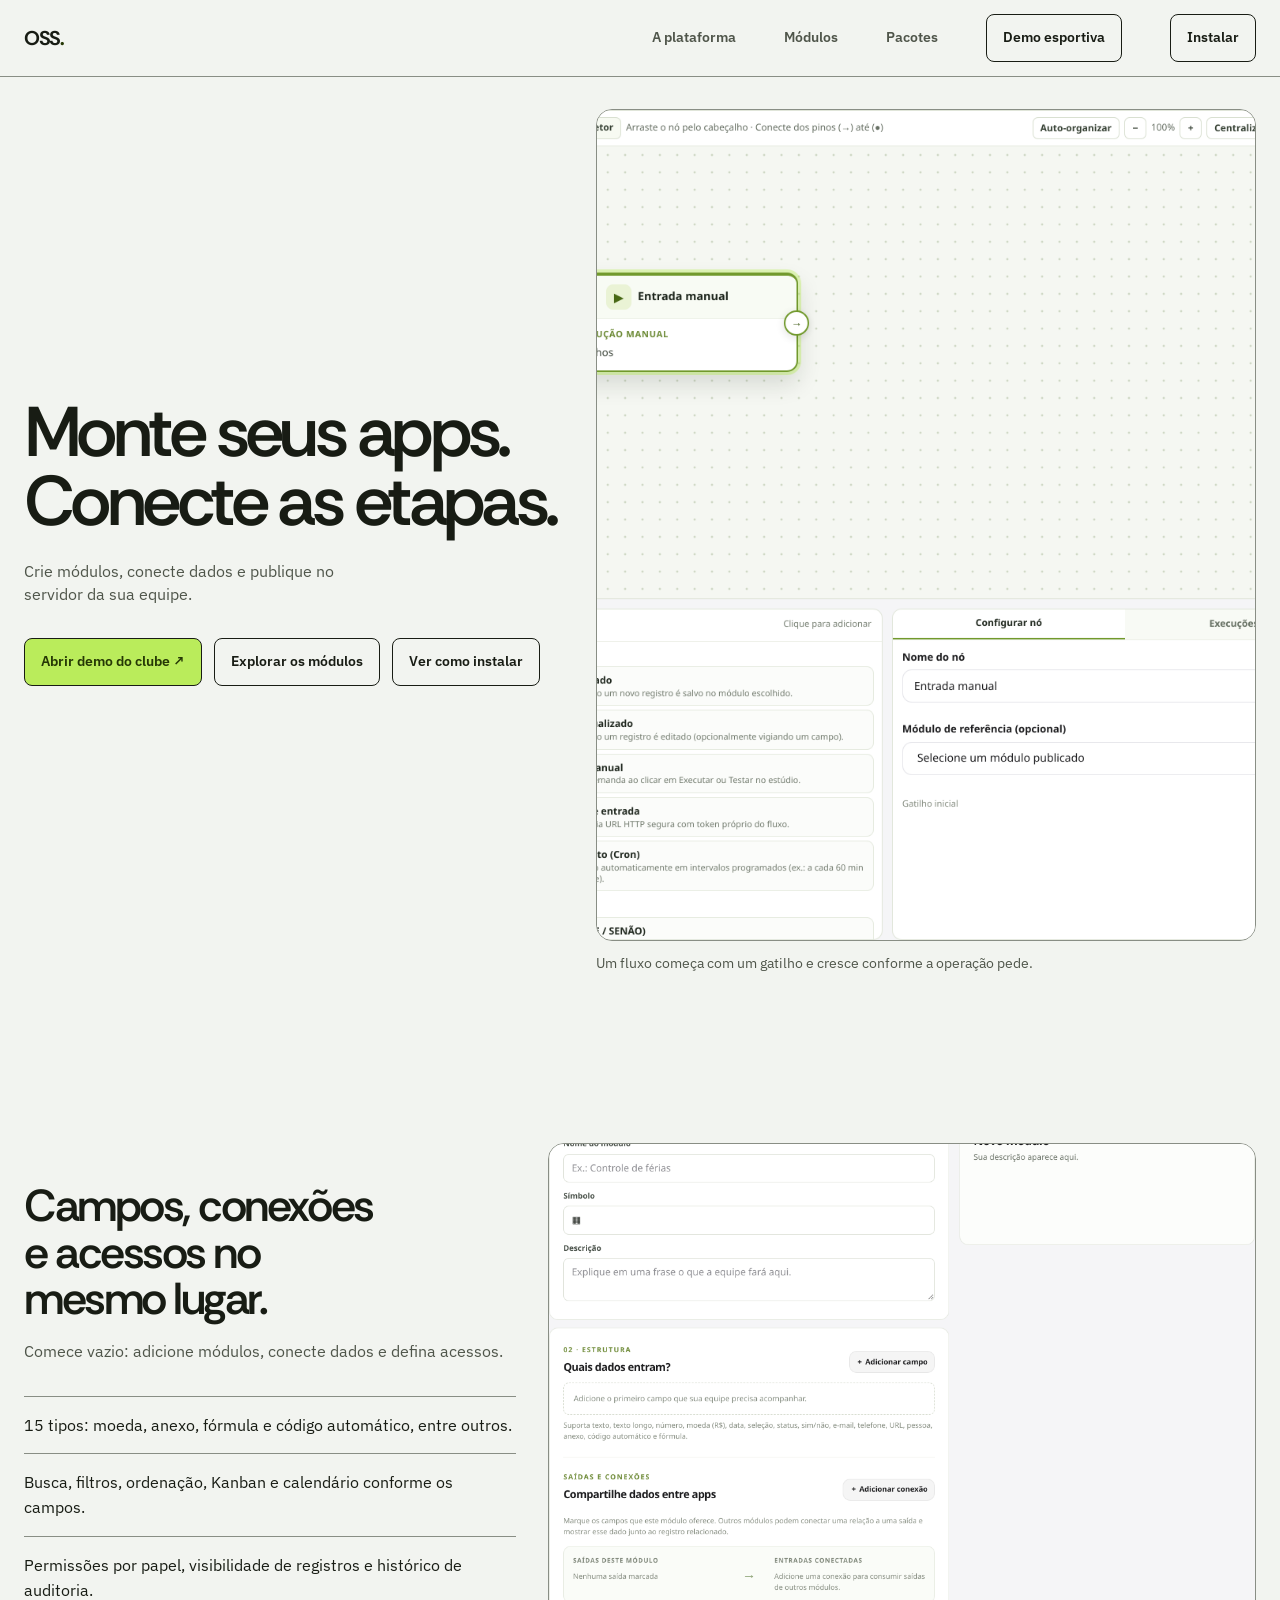
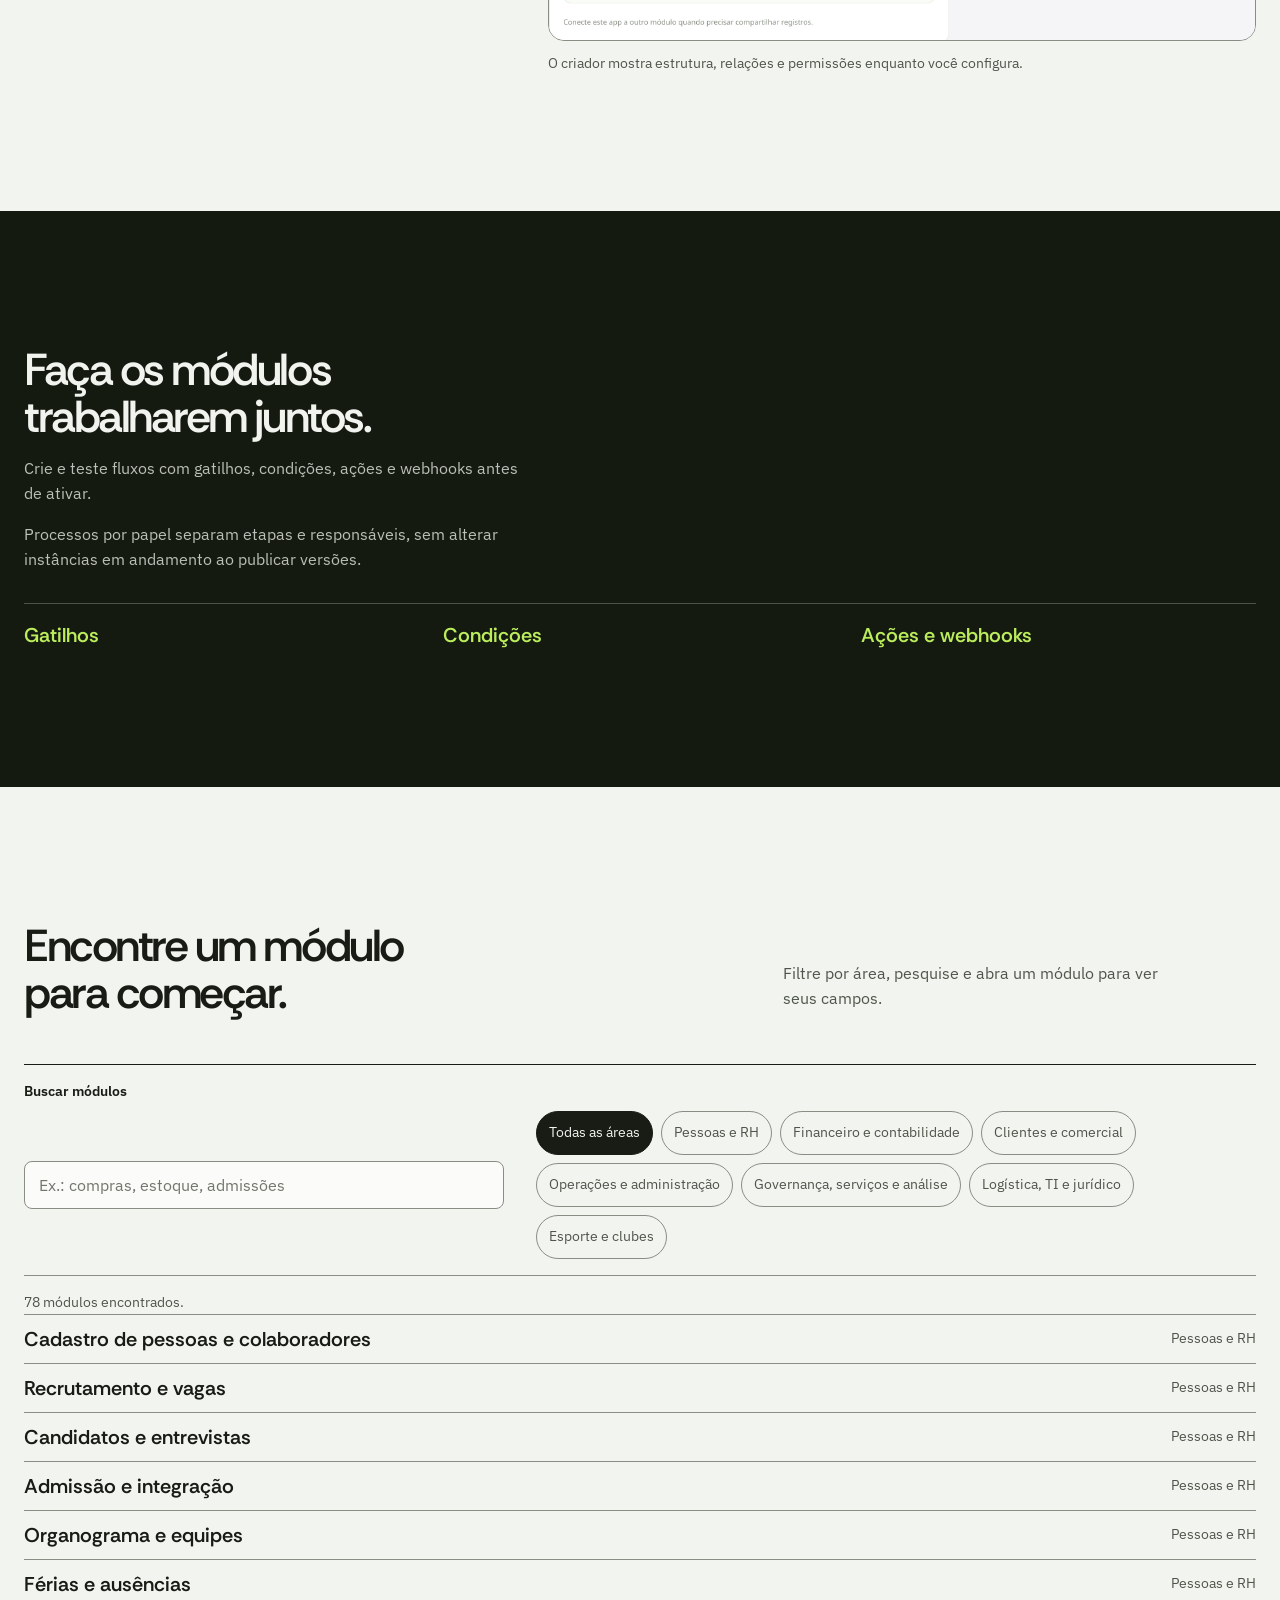
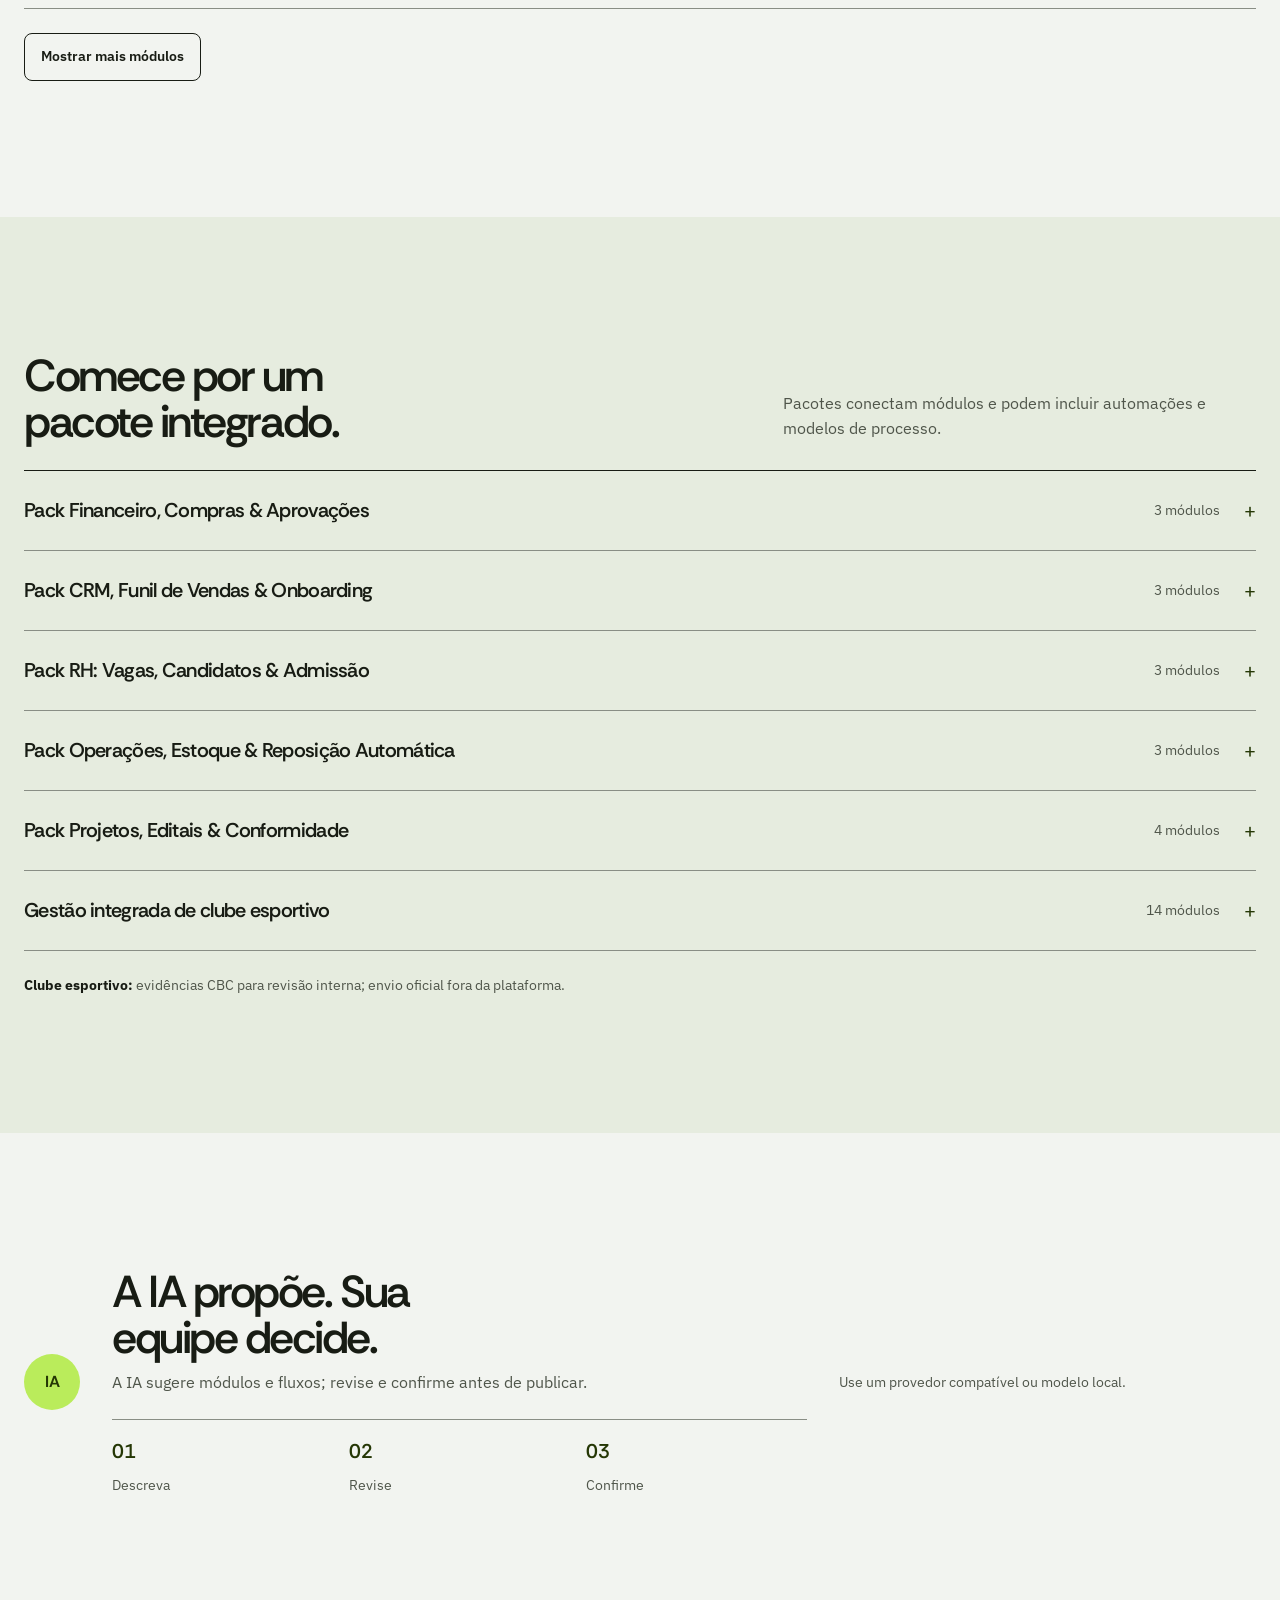
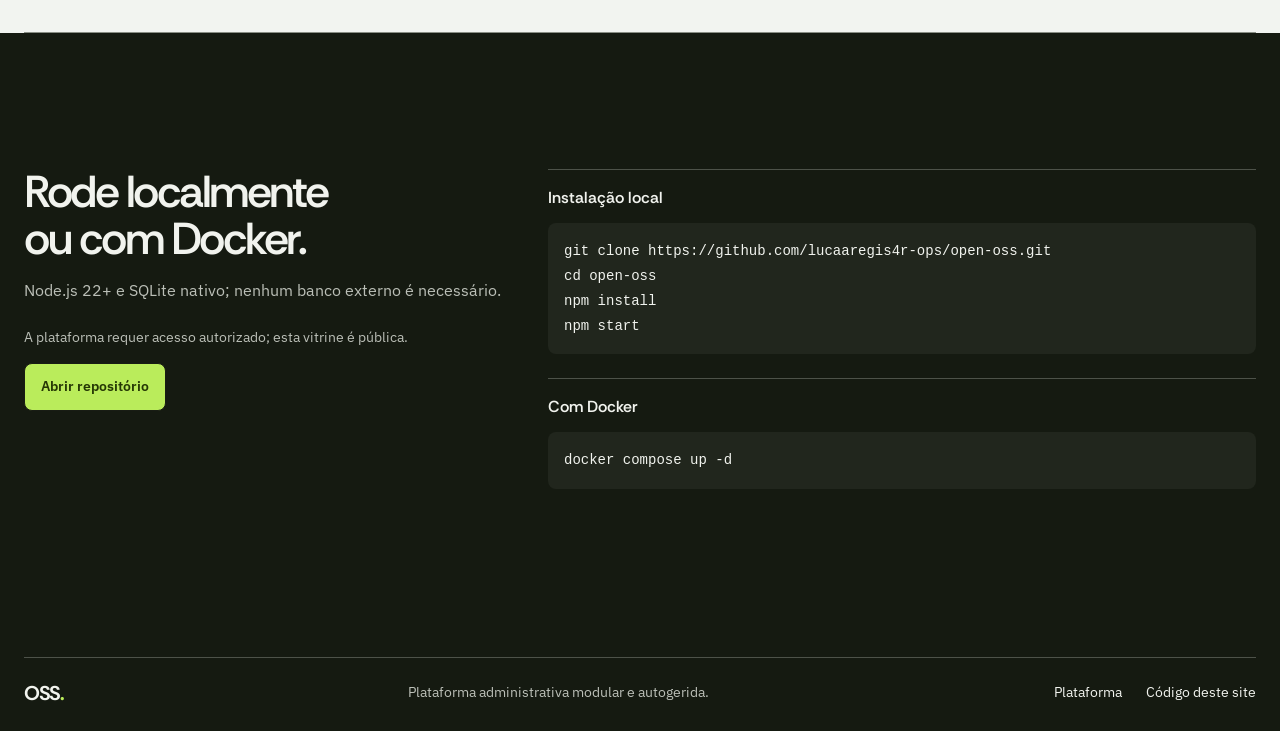
<file: site/index.html>
<!doctype html>
<html lang="pt-BR">
  <head>
    <meta charset="utf-8">
    <meta name="viewport" content="width=device-width, initial-scale=1">
    <meta name="description" content="Conheça o Open OSS: crie apps administrativos modulares, conecte processos e escolha onde hospedar seus dados.">
    <meta property="og:title" content="Open OSS: apps que conversam">
    <meta property="og:description" content="Crie módulos, conecte dados e publique no servidor da sua equipe.">
    <meta property="og:type" content="website">
    <meta property="og:url" content="https://lucaaregis4r-ops.github.io/open-oss-site/">
    <title>Open OSS: apps que conversam</title>
    <link rel="preconnect" href="https://fonts.googleapis.com">
    <link rel="preconnect" href="https://fonts.gstatic.com" crossorigin>
    <link href="https://fonts.googleapis.com/css2?family=IBM+Plex+Mono:wght@400&family=IBM+Plex+Sans:wght@400;600;700&family=Rethink+Sans:wght@400;600;700&display=swap" rel="stylesheet">
    <link rel="stylesheet" href="./styles.css">
    <script src="./app.js" defer></script>
  </head>
  <body>
    <a class="skip-link" href="#conteudo">Pular para o conteúdo</a>

    <header class="site-header">
      <div class="container header-inner">
        <a class="wordmark" href="#inicio" aria-label="Open OSS, início">
          OSS<span aria-hidden="true">.</span>
        </a>
        <button class="nav-toggle" type="button" aria-expanded="false" aria-controls="site-nav">
          <span class="visually-hidden">Abrir navegação</span>
          <span aria-hidden="true"></span>
          <span aria-hidden="true"></span>
        </button>
        <nav class="site-nav" id="site-nav" aria-label="Navegação principal">
          <a href="#produto">A plataforma</a>
          <a href="#modulos">Módulos</a>
          <a href="#pacotes">Pacotes</a>
          <a class="nav-action" href="./demo/">Demo esportiva</a>
          <a class="nav-action" href="#instalar">Instalar</a>
        </nav>
      </div>
    </header>

    <main id="conteudo">
      <section class="hero container" id="inicio" aria-labelledby="hero-title">
        <div class="hero-copy">
          <h1 id="hero-title">Monte seus apps. Conecte as etapas.</h1>
          <p class="hero-lead">Crie módulos, conecte dados e publique no servidor da sua equipe.</p>
          <div class="hero-actions">
            <a class="button button-primary" href="./demo/">Abrir demo do clube ↗</a>
            <a class="button button-quiet" href="#modulos">Explorar os módulos</a>
            <a class="button button-quiet" href="#instalar">Ver como instalar</a>
          </div>
        </div>
        <figure class="hero-image">
          <img
            src="./images/screens/automation-workbench.png"
            width="2188"
            height="2104"
            alt="Captura real do estúdio visual do Open OSS, com um fluxo manual, paleta de nós e painel de configuração."
            fetchpriority="high">
          <figcaption>Um fluxo começa com um gatilho e cresce conforme a operação pede.</figcaption>
        </figure>
      </section>

      <section class="builder-section container" id="produto" aria-labelledby="builder-title">
        <div class="builder-copy">
          <h2 id="builder-title">Campos, conexões e acessos no mesmo lugar.</h2>
          <p>Comece vazio: adicione módulos, conecte dados e defina acessos.</p>
          <ul class="capability-list">
            <li>15 tipos: moeda, anexo, fórmula e código automático, entre outros.</li>
            <li>Busca, filtros, ordenação, Kanban e calendário conforme os campos.</li>
            <li>Permissões por papel, visibilidade de registros e histórico de auditoria.</li>
          </ul>
        </div>
        <figure class="builder-image">
          <img
            src="./images/screens/builder.png"
            width="2188"
            height="2872"
            alt="Captura real do criador de módulos, mostrando a estrutura de dados, conexões e matriz de permissões."
            loading="lazy">
          <figcaption>O criador mostra estrutura, relações e permissões enquanto você configura.</figcaption>
        </figure>
      </section>

      <section class="automation-section" aria-labelledby="automation-title">
        <div class="container automation-inner">
          <div class="automation-copy">
            <h2 id="automation-title">Faça os módulos trabalharem juntos.</h2>
            <p>Crie e teste fluxos com gatilhos, condições, ações e webhooks antes de ativar.</p>
            <p>Processos por papel separam etapas e responsáveis, sem alterar instâncias em andamento ao publicar versões.</p>
            <ul class="automation-capabilities" aria-label="Elementos dos fluxos">
              <li>Gatilhos</li>
              <li>Condições</li>
              <li>Ações e webhooks</li>
            </ul>
          </div>
        </div>
      </section>

      <section class="catalog-section container" id="modulos" aria-labelledby="catalog-title">
        <div class="section-heading">
          <div>
            <h2 id="catalog-title">Encontre um módulo para começar.</h2>
          </div>
          <p>Filtre por área, pesquise e abra um módulo para ver seus campos.</p>
        </div>
        <div class="catalog-tools">
          <label class="search-label" for="catalog-search">Buscar módulos</label>
          <input id="catalog-search" type="search" placeholder="Ex.: compras, estoque, admissões" autocomplete="off">
          <div id="category-filters" class="category-filters" aria-label="Filtrar por área"></div>
        </div>
        <p id="catalog-status" class="catalog-status" role="status" aria-live="polite">Carregando o catálogo…</p>
        <div id="catalog-list" class="catalog-list"></div>
        <button id="catalog-more" class="button button-quiet catalog-more" type="button" hidden>Mostrar mais módulos</button>
        <noscript>
          <p class="noscript-note">A busca interativa precisa de JavaScript. O <a href="./data/catalog.json">arquivo completo do catálogo</a> continua disponível.</p>
        </noscript>
      </section>

      <section class="packs-section" id="pacotes" aria-labelledby="packs-title">
        <div class="container">
          <div class="section-heading packs-heading">
            <div>
              <h2 id="packs-title">Comece por um pacote integrado.</h2>
            </div>
            <p>Pacotes conectam módulos e podem incluir automações e modelos de processo.</p>
          </div>
          <ul id="packs-list" class="packs-list"></ul>
          <p class="scope-note"><strong>Clube esportivo:</strong> evidências CBC para revisão interna; envio oficial fora da plataforma.</p>
        </div>
      </section>

      <section class="assistant-section container" aria-labelledby="assistant-title">
        <div class="assistant-mark" aria-hidden="true">IA</div>
        <div>
          <h2 id="assistant-title">A IA propõe. Sua equipe decide.</h2>
          <p>A IA sugere módulos e fluxos; revise e confirme antes de publicar.</p>
          <ol class="assistant-steps">
            <li>Descreva</li>
            <li>Revise</li>
            <li>Confirme</li>
          </ol>
        </div>
        <p class="assistant-note">Use um provedor compatível ou modelo local.</p>
      </section>

      <section class="install-section" id="instalar" aria-labelledby="install-title">
        <div class="container install-inner">
          <div class="install-copy">
            <h2 id="install-title">Rode localmente ou com Docker.</h2>
            <p>Node.js 22+ e SQLite nativo; nenhum banco externo é necessário.</p>
            <p class="access-note">A plataforma requer acesso autorizado; esta vitrine é pública.</p>
            <a class="button button-primary" href="https://github.com/lucaaregis4r-ops/open-oss" target="_blank" rel="noreferrer">Abrir repositório</a>
          </div>
          <div class="install-commands">
            <div class="command-block">
              <h3>Instalação local</h3>
              <pre><code>git clone https://github.com/lucaaregis4r-ops/open-oss.git
cd open-oss
npm install
npm start</code></pre>
            </div>
            <div class="command-block">
              <h3>Com Docker</h3>
              <pre><code>docker compose up -d</code></pre>
            </div>
          </div>
        </div>
      </section>
    </main>

    <footer class="site-footer">
      <div class="container footer-inner">
        <a class="wordmark" href="#inicio" aria-label="Open OSS, voltar ao início">OSS<span aria-hidden="true">.</span></a>
        <p>Plataforma administrativa modular e autogerida.</p>
        <div class="footer-links">
          <a href="https://github.com/lucaaregis4r-ops/open-oss" target="_blank" rel="noreferrer">Plataforma</a>
          <a href="https://github.com/lucaaregis4r-ops/open-oss-site" target="_blank" rel="noreferrer">Código deste site</a>
        </div>
      </div>
    </footer>

    <dialog class="module-dialog" id="module-dialog" aria-labelledby="dialog-title">
      <div class="dialog-header">
        <div>
          <h2 id="dialog-title">Detalhes do módulo</h2>
        </div>
        <button class="dialog-close" id="dialog-close" type="button" aria-label="Fechar detalhes">Fechar</button>
      </div>
      <div class="dialog-content" id="dialog-content"></div>
    </dialog>
  </body>
</html>
</file>
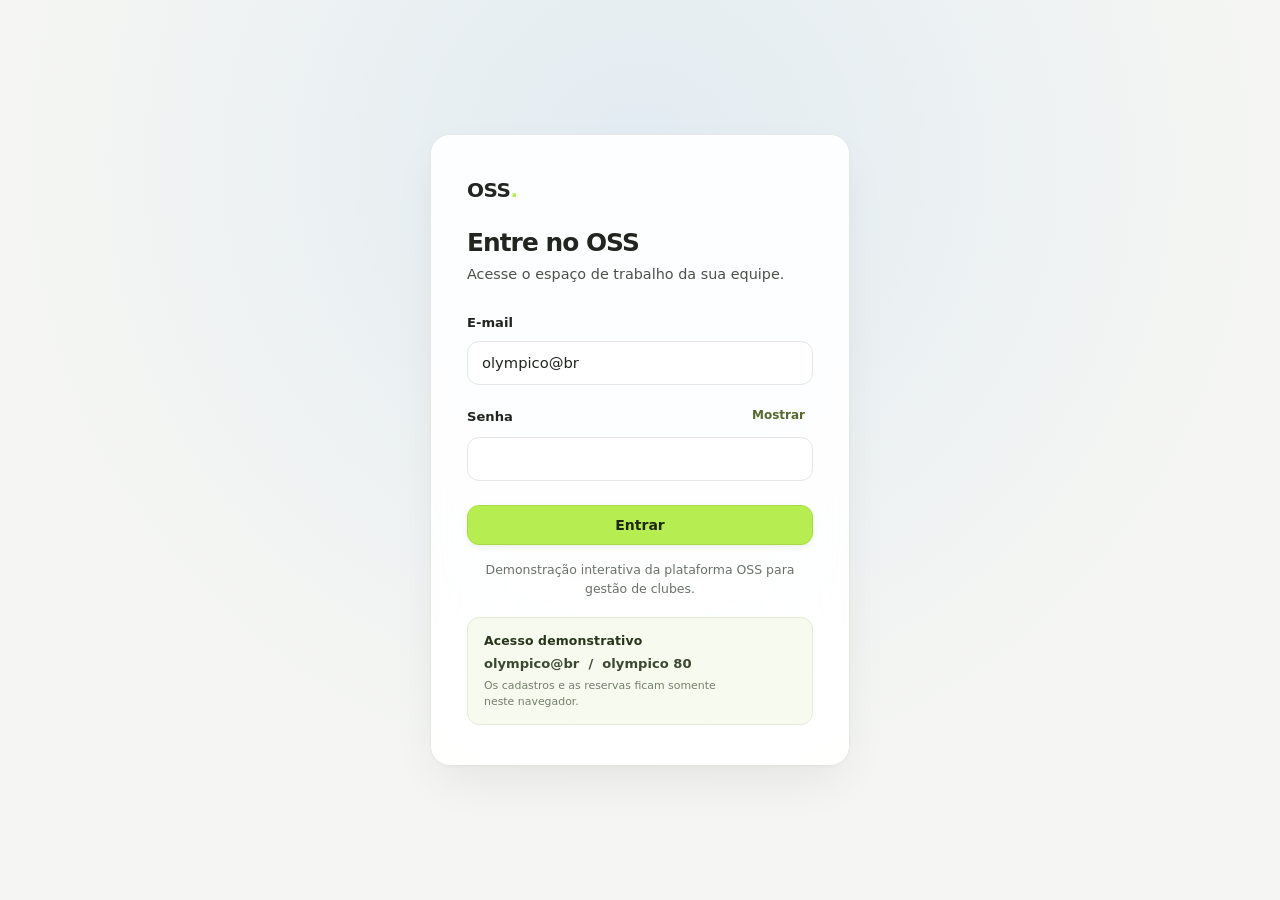
<file: site/demo/index.html>
<!doctype html>
<html lang="pt-BR">
  <head>
    <meta charset="utf-8">
    <meta name="viewport" content="width=device-width, initial-scale=1">
    <meta name="description" content="Demonstração do OSS para a gestão integrada de clubes, equipes, atletas, espaços e processos.">
    <title>OSS · Gestão do clube</title>
    <link rel="stylesheet" href="./styles.css?v=2026-11-27-clube-oss-4">
    <link rel="stylesheet" href="./demo-polish.css?v=2026-11-27-clube-oss-4">
    <script src="./demo-mode.js" defer></script>
    <script src="./main.js?v=2026-11-27-clube-fluxos-2" defer></script>
  </head>
  <body>
    <div id="oss-live-announcer" class="visually-hidden" role="status" aria-live="polite" aria-atomic="true"></div>
    <a class="skip-link" href="#login-title" id="skip-link">Pular para o conteúdo</a>

    <main class="login-page" id="login-screen" aria-labelledby="login-title">
      <section class="login-card">
        <a class="wordmark login-wordmark" href="#login-screen" aria-label="OSS">
          <span>OSS<span class="wordmark__dot">.</span></span>
        </a>
        <h1 id="login-title">Entre no OSS</h1>
        <p class="login-intro">Acesse o espaço de trabalho da sua equipe.</p>
        <form id="login-form" autocomplete="on">
          <label for="login-email">E-mail</label>
          <input id="login-email" name="email" type="email" value="olympico@br" autocomplete="username" autocorrect="off" autocapitalize="none" spellcheck="false" enterkeyhint="next" required>
          <div class="login-password-head">
            <label for="login-password">Senha</label>
            <button type="button" id="toggle-login-password" class="login-password-toggle" aria-pressed="false" aria-label="Mostrar senha">Mostrar</button>
          </div>
          <input id="login-password" name="password" type="password" autocomplete="current-password" enterkeyhint="done" required>
          <p class="login-error" id="login-error" role="alert" hidden></p>
          <button class="button button--primary login-submit" id="login-submit" type="submit">Entrar</button>
        </form>
        <p class="login-help">Demonstração interativa da plataforma OSS para gestão de clubes.</p>
        <p class="demo-login-note"><strong>Acesso demonstrativo</strong><span>olympico@br&nbsp; / &nbsp;olympico 80</span><small>Os cadastros e as reservas ficam somente neste navegador.</small></p>
      </section>
    </main>

    <div id="app-shell" class="app-shell" hidden>
      <aside class="app-sidebar" id="app-sidebar" aria-label="Navegação do OSS">
        <div class="sidebar-brand">
          <a class="wordmark" href="#main" aria-label="OSS, início" data-nav="meu-espaco">
            <span>OSS<span class="wordmark__dot">.</span></span>
          </a>
          <span class="sidebar-brand__caption">Gestão esportiva</span>
        </div>

        <p class="sidebar-section-label">Workspace</p>
        <nav class="primary-nav" aria-label="Workspace">
          <button class="nav-item nav-item--current" type="button" data-nav="meu-espaco" aria-current="page">
            <svg viewBox="0 0 24 24" aria-hidden="true"><rect x="3.5" y="3.5" width="7" height="7" rx="1.5"></rect><rect x="13.5" y="3.5" width="7" height="7" rx="1.5"></rect><rect x="3.5" y="13.5" width="7" height="7" rx="1.5"></rect><rect x="13.5" y="13.5" width="7" height="7" rx="1.5"></rect></svg>
            <span>Início</span>
          </button>
        </nav>

        <p class="sidebar-section-label sidebar-section-label--group">Open OSS</p>
        <nav class="primary-nav" aria-label="Open OSS">
          <button class="nav-item" type="button" data-nav="catalogo-modulos"><span class="nav-item__symbol">▦</span><span>Módulos do clube</span></button>
          <button class="nav-item" type="button" data-nav="assistente"><span class="nav-item__symbol">✳</span><span>Assistente IA</span><span class="nav-item__badge">PRÉVIA</span></button>
        </nav>

        <p class="sidebar-section-label sidebar-section-label--group">Clube Olímpico</p>
        <nav class="primary-nav" aria-label="Clube Olímpico">
          <button class="nav-item" type="button" data-nav="equipe"><span class="nav-item__symbol">◉</span><span>Equipes</span></button>
          <button class="nav-item" type="button" data-nav="pessoas"><span class="nav-item__symbol">♙</span><span>Pessoas e atletas</span></button>
          <button class="nav-item" type="button" data-nav="agenda"><span class="nav-item__symbol">▦</span><span>Instalações e agenda</span></button>
          <button class="nav-item" type="button" data-nav="fluxos"><span class="nav-item__symbol">⇢</span><span>Fluxogramas</span></button>
        </nav>

        <p class="sidebar-section-label sidebar-section-label--group admin-nav-label" id="admin-nav-label" hidden>Administração</p>
        <nav class="primary-nav admin-nav" id="admin-nav" aria-label="Administração do OSS" hidden>
          <button class="nav-item" type="button" data-nav="administracao-contas">
            <svg viewBox="0 0 24 24" aria-hidden="true"><circle cx="9" cy="8" r="3"></circle><path d="M3.5 20v-1.3a5.5 5.5 0 0 1 11 0V20M17 8h4M19 6v4M16.5 16.5h5M19 14v5"></path></svg>
            <span>Usuários e acessos</span>
          </button>
          <button class="nav-item" type="button" data-nav="administracao-processos">
            <svg viewBox="0 0 24 24" aria-hidden="true"><path d="M5 5h14M5 12h14M5 19h14"></path><circle cx="8" cy="5" r="2"></circle><circle cx="16" cy="12" r="2"></circle><circle cx="10" cy="19" r="2"></circle></svg>
            <span>Processos</span>
          </button>
        </nav>

        <div class="sidebar-bottom">
          <div class="sidebar-club-card">
            <span class="sidebar-club-card__mark" aria-hidden="true">O</span>
            <span class="sidebar-club-card__text"><strong id="sidebar-club-name">Clube Olympico</strong><span>Ambiente demonstrativo</span></span>
            <svg viewBox="0 0 24 24" aria-hidden="true"><path d="m9 5 7 7-7 7"></path></svg>
          </div>
          <p class="sidebar-version">OSS <span>Open source, do seu jeito</span></p>
        </div>
      </aside>
      <button class="sidebar-scrim" id="sidebar-scrim" type="button" aria-label="Fechar navegação" hidden></button>

      <div class="app-main" id="app-main">
    <header class="topbar">
      <div class="topbar__inner container">
        <button class="sidebar-toggle" id="btn-sidebar-toggle" type="button" aria-label="Abrir navegação" aria-controls="app-sidebar" aria-expanded="false">
          <svg viewBox="0 0 24 24" aria-hidden="true"><path d="M4 7h16M4 12h16M4 17h16"></path></svg>
        </button>
        <span class="mobile-wordmark" aria-hidden="true">OSS<span class="wordmark__dot">.</span></span>
        <div class="topbar__tools">
          <label class="search-box" for="global-search">
            <svg viewBox="0 0 24 24" aria-hidden="true" focusable="false">
              <circle cx="10.8" cy="10.8" r="6.8"></circle>
              <path d="m16 16 4.3 4.3"></path>
            </svg>
            <span class="visually-hidden">Buscar no OSS</span>
            <input id="global-search" type="search" autocomplete="off" placeholder="Buscar módulos, registros, automações ou ações" aria-keyshortcuts="Control+K Meta+K">
            <kbd aria-hidden="true">Ctrl K</kbd>
          </label>

          <div class="user-chip" id="user-chip-menu" aria-label="Perfil atual">
            <span class="user-chip__initials" id="profile-initials">AO</span>
            <span class="user-chip__copy">
              <span class="user-chip__name" id="profile-name">Administração OSS</span>
              <span class="user-chip__role" id="profile-role">Administrador · Workspace</span>
            </span>
          </div>
          <button class="button button--quiet logout-button" type="button" id="btn-logout">Sair</button>
        </div>
      </div>
    </header>

    <div class="demo-banner" role="note">
        <span class="demo-banner__label">DEMO PÚBLICA</span>
      <p id="tenant-banner-text">Clube Olympico · dados fictícios</p>
      <div class="demo-banner__tools">
        <button class="demo-help-action" type="button" data-open-dialog="preview-dialog">Sobre os dados</button>
      </div>
    </div>

    <main class="workspace container" id="main">
      <p class="interaction-feedback" id="interaction-feedback" aria-live="polite" aria-atomic="true"></p>
      <p class="search-feedback" id="search-feedback" aria-live="polite" aria-atomic="true"></p>

      <!-- ========================================== -->
      <!-- VIEW 1: MEU ESPAÇO                         -->
      <!-- ========================================== -->
      <section class="main-view oss-view" id="view-meu-espaco">
        <div class="page-heading">
          <div class="page-heading__copy">
            <p class="page-heading__date">CLUBE OLYMPICO <span id="home-current-date"></span></p>
            <h1 id="home-heading">Gestão do clube.</h1>
            <p id="view-caption">Equipes, atletas, instalações e processos em um único espaço de trabalho.</p>
          </div>
          <div class="oss-heading-actions">
            <button class="button button--quiet" type="button" data-nav="fluxos">Ver processos</button>
            <button class="button button--primary" type="button" data-nav="agenda">Abrir agenda</button>
          </div>
        </div>

        <section class="club-metrics" aria-label="Resumo de exemplo do clube">
          <article><span class="club-metric__symbol club-metric__symbol--people" aria-hidden="true">♙</span><span class="club-metric__value" id="demo-athlete-total">12</span><span class="club-metric__label">atletas ativos</span></article>
          <article><span class="club-metric__symbol club-metric__symbol--teams" aria-hidden="true">◉</span><span class="club-metric__value">04</span><span class="club-metric__label">equipes na temporada</span></article>
          <article><span class="club-metric__symbol club-metric__symbol--venues" aria-hidden="true">▦</span><span class="club-metric__value">03</span><span class="club-metric__label">instalações esportivas</span></article>
          <article><span class="club-metric__symbol club-metric__symbol--pending" aria-hidden="true">◷</span><span class="club-metric__value" id="demo-pending-total">02</span><span class="club-metric__label">cadastros para conferir</span></article>
        </section>

        <section class="oss-empty-state" aria-labelledby="oss-empty-title" hidden>
          <div class="oss-empty-state__copy">
            <span class="oss-kicker">SEU WORKSPACE ESTÁ PRONTO</span>
            <h2 id="oss-empty-title">Comece do seu jeito.</h2>
            <p>Crie um app administrativo com seus próprios campos, listas, Kanban, acessos e fluxos visuais de automação entre módulos.</p>
            <div class="oss-empty-state__actions">
              <button class="button button--primary" type="button" data-nav="criar-modulo">Criar do zero <span aria-hidden="true">→</span></button>
              <button class="button button--quiet" type="button" data-nav="catalogo-modulos">Ver pacotes e 64 módulos</button>
              <button class="button button--quiet" type="button" data-nav="automacoes">Montar fluxo n8n</button>
            </div>
          </div>
          <div class="oss-empty-state__art" aria-hidden="true">
            <div class="oss-art-window"><div class="oss-art-window__bar"><i></i><i></i><i></i><span>Construtor de apps</span></div>
              <div class="oss-art-window__content"><span class="oss-art-field oss-art-field--wide"></span><span class="oss-art-field"></span><span class="oss-art-field"></span><span class="oss-art-field oss-art-field--wide"></span><span class="oss-art-action"></span></div>
            </div>
            <span class="oss-art-chip oss-art-chip--one">Módulos</span><span class="oss-art-chip oss-art-chip--two">Fluxo n8n</span>
          </div>
        </section>

        <div class="oss-feature-row" hidden>
          <article><span class="oss-feature-icon">▦</span><strong>Apps modulares</strong><p>Adicione módulos individuais ou pacotes conectados prontos.</p></article>
          <article><span class="oss-feature-icon">⚡</span><strong>Fluxos estilo n8n</strong><p>Conecte gatilhos, condições SE/SENÃO, ações entre módulos e webhooks.</p></article>
          <article><span class="oss-feature-icon">✳</span><strong>Assistente de IA</strong><p>Descreva o que precisa e revise a proposta antes de publicar.</p></article>
        </div>

        <section class="oss-empty-installed" id="oss-empty-installed">
          <div class="oss-installed-header">
            <div><span class="oss-kicker">MÓDULOS DO OLÍMPICO</span><h2>Operação esportiva</h2><p>O workspace do clube organiza atletas, equipes, instalações e processos dentro do Open OSS.</p></div>
          </div>
          <div class="oss-installed-grid" id="oss-installed-home">
            <article class="oss-module-card oss-module-card--club-demo">
              <div class="oss-module-card__meta"><span class="oss-module-card__icon" aria-hidden="true">♙</span><span class="oss-module-card__category">Módulo · Pessoas</span></div>
              <h2>Atletas e cadastros</h2>
              <p>Pré-cadastro, responsáveis, documentos e situação do elenco.</p>
              <div class="oss-module-card__actions"><button type="button" data-nav="pessoas">Abrir módulo →</button></div>
            </article>
            <article class="oss-module-card oss-module-card--club-demo">
              <div class="oss-module-card__meta"><span class="oss-module-card__icon" aria-hidden="true">◉</span><span class="oss-module-card__category">Módulo · Equipes</span></div>
              <h2>Equipes e comissão</h2>
              <p>Modalidades, categorias, atletas e responsáveis técnicos.</p>
              <div class="oss-module-card__actions"><button type="button" data-nav="equipe">Abrir módulo →</button></div>
            </article>
            <article class="oss-module-card oss-module-card--club-demo">
              <div class="oss-module-card__meta"><span class="oss-module-card__icon" aria-hidden="true">▦</span><span class="oss-module-card__category">Módulo · Instalações</span></div>
              <h2>Quadras e agenda</h2>
              <p>Grade de horários, reservas, treinos e jogos por espaço.</p>
              <div class="oss-module-card__actions"><button type="button" data-nav="agenda">Abrir módulo →</button></div>
            </article>
            <article class="oss-module-card oss-module-card--club-demo">
              <div class="oss-module-card__meta"><span class="oss-module-card__icon" aria-hidden="true">⇢</span><span class="oss-module-card__category">Módulo · Processos</span></div>
              <h2>Fluxogramas do clube</h2>
              <p>Cadastro de atleta e organização de jogos, da solicitação à conclusão.</p>
              <div class="oss-module-card__actions"><button type="button" data-nav="fluxos">Ver fluxogramas →</button></div>
            </article>
          </div>
        </section>

        <!-- PAINEL TREINADOR -->
        <div class="dashboard-grid dashboard-grid--coach" id="coach-grid">
          <section class="panel team-panel" aria-labelledby="coach-team-heading">
            <div class="panel-heading">
              <div>
                <h2 id="coach-team-heading">Minha equipe</h2>
                <p>Equipe e comissão técnica ativa</p>
              </div>
              <span class="status status--active">Ativa</span>
            </div>
            <div class="team-lead">
              <div>
                <h3 id="my-team-name">Sub-15 de futsal</h3>
                <p id="my-team-season">Temporada 2026</p>
              </div>
              <div class="team-count">
                <strong id="my-team-athletes-count">3</strong>
                <span>atletas</span>
              </div>
            </div>
            <div class="team-footer">
              <span>Comissão técnica</span>
              <span id="my-team-staff">Marina Costa</span>
            </div>
            <button class="text-action" type="button" id="btn-go-to-team">
              Ver equipe completa
              <svg viewBox="0 0 24 24" aria-hidden="true" focusable="false"><path d="M5 12h13"></path><path d="m13 6 6 6-6 6"></path></svg>
            </button>
          </section>

          <section class="panel next-panel" aria-labelledby="next-training-heading">
            <div class="panel-heading">
              <div>
                <h2 id="next-training-heading">Próximo treino</h2>
                <p id="coach-next-training-label">Hoje, às 18h</p>
              </div>
              <span class="status status--scheduled">Confirmado</span>
            </div>
            <time class="event-time" id="coach-next-training-time">—</time>
            <p class="event-title" id="coach-next-training-title">Treino da equipe Sub-15</p>
            <dl class="detail-list">
              <div><dt>Instalação</dt><dd id="coach-next-training-venue">Quadra A</dd></div>
              <div><dt>Modalidade</dt><dd id="coach-next-training-modality">Futsal</dd></div>
            </dl>
            <button class="text-action event-details-action" id="coach-training-details" type="button" data-open-dialog="activity-drawer">Detalhes do treino</button>
            <button class="button button--primary" type="button" data-attendance>Registrar presença</button>
          </section>

          <section class="panel match-panel" aria-labelledby="coach-next-match-heading">
            <div class="panel-heading">
              <div><h2 id="coach-next-match-heading">Próximo jogo</h2><p id="coach-next-match-date">Compromissos da equipe</p></div>
              <span class="status status--busy" id="coach-next-match-status">Aguardando</span>
            </div>
            <p class="match-panel__opponent" id="coach-next-match-opponent">Carregando partidas…</p>
            <p class="match-panel__meta" id="coach-next-match-meta"></p>
            <button class="text-action" type="button" data-nav="competicoes">Ver competição</button>
          </section>

          <section class="panel pending-panel" aria-labelledby="coach-pending-heading">
            <div class="panel-heading">
              <div>
                <h2 id="coach-pending-heading">Pendências</h2>
                <p>Cadastros e solicitações</p>
              </div>
              <span class="count-label" id="coach-pending-count">1 pendente</span>
            </div>
            <ul class="task-list" id="coach-pending-list"><li class="empty-state">Carregando pendências…</li></ul>
            <button class="text-action" type="button" data-nav="pessoas">
              Ver fila de pessoas
              <svg viewBox="0 0 24 24" aria-hidden="true" focusable="false"><path d="M5 12h13"></path><path d="m13 6 6 6-6 6"></path></svg>
            </button>
          </section>

          <details class="panel roster-panel" open>
            <summary>
              <span><strong>Atletas da equipe</strong><span id="roster-count-label">Carregados do banco de dados</span></span>
              <span class="roster-toggle" aria-hidden="true"></span>
            </summary>
            <ul class="roster-list" id="coach-roster-preview">
              <!-- Preenchido via API -->
            </ul>
          </details>
        </div>

        <!-- PAINEL COORDENAÇÃO & SECRETARIA -->
        <div class="dashboard-grid dashboard-grid--coordination" id="coord-grid" hidden>
          <section class="panel facility-panel">
            <div class="panel-heading">
              <div>
                <h2>Agenda das instalações</h2>
                <p>Próximos usos em cada instalação</p>
              </div>
              <button class="text-action" type="button" data-nav="agenda">Abrir agenda</button>
            </div>
            <div class="coord-schedule-wrap">
              <table class="facility-table coord-schedule">
                <thead><tr><th scope="col">Instalação</th><th scope="col">Próximo uso</th><th scope="col">Horário</th><th scope="col">Situação</th></tr></thead>
                <tbody id="coord-facility-summary"><tr><td colspan="4">Carregando agenda…</td></tr></tbody>
              </table>
            </div>
            <p class="coord-conflict-note" id="coord-conflict-note" aria-live="polite"></p>
          </section>

          <section class="panel facility-panel coord-requests-panel">
            <div class="panel-heading">
              <div><h2>Solicitações para conferir</h2><p>Pré-cadastros aguardando análise</p></div>
              <button class="text-action" type="button" data-nav="pessoas">Ver fila</button>
            </div>
            <div id="secretariat-quick-queue"><!-- Lista dinâmica de pré-cadastros --></div>
          </section>

          <section class="panel teams-panel">
            <div class="panel-heading">
              <div>
                <h2>Equipes do clube</h2>
                <p>Modalidades ativas nesta temporada</p>
              </div>
              <span class="count-label" id="org-teams-count">4 equipes</span>
            </div>
            <ul class="team-list" id="coord-team-list">
              <!-- Lista de equipes -->
            </ul>
          </section>
        </div>
      </section>

      <!-- ========================================== -->
      <!-- VIEW 2: TELA B — EQUIPE                    -->
      <!-- ========================================== -->
      <section class="main-view oss-view" id="view-catalogo-modulos" hidden aria-labelledby="module-catalog-heading">
        <div class="page-heading">
          <div class="page-heading__copy"><p class="oss-kicker">WORKSPACE · CLUBE OLÍMPICO</p><h1 id="module-catalog-heading">Módulos do clube.</h1><p>Uma visão dos módulos que organizam o trabalho do Olímpico dentro do Open OSS.</p></div>
          <div class="oss-heading-actions"><span class="oss-ai-status">Prévia de interface</span></div>
        </div>
        <section class="oss-packs-section" aria-labelledby="oss-packs-heading">
          <div class="oss-packs-head"><div><span class="oss-kicker">OPERAÇÃO ESPORTIVA</span><h2 id="oss-packs-heading">Áreas conectadas do clube</h2></div></div>
          <div class="oss-catalog-grid oss-catalog-grid--club" id="module-catalog-grid" aria-label="Módulos do Clube Olímpico">
            <article class="oss-module-card oss-module-card--club-demo"><div class="oss-module-card__meta"><span class="oss-module-card__icon">♙</span><span class="oss-module-card__category">Pessoas</span></div><h2>Atletas e cadastros</h2><p>Dados de atletas e responsáveis, documentos e acompanhamento de aprovações.</p><div class="oss-module-card__actions"><button type="button" data-nav="pessoas">Abrir módulo →</button></div></article>
            <article class="oss-module-card oss-module-card--club-demo"><div class="oss-module-card__meta"><span class="oss-module-card__icon">◉</span><span class="oss-module-card__category">Equipes</span></div><h2>Equipes e comissão</h2><p>Modalidades, categorias, elenco e responsáveis técnicos da temporada.</p><div class="oss-module-card__actions"><button type="button" data-nav="equipe">Abrir módulo →</button></div></article>
            <article class="oss-module-card oss-module-card--club-demo"><div class="oss-module-card__meta"><span class="oss-module-card__icon">▦</span><span class="oss-module-card__category">Instalações</span></div><h2>Quadras e agenda</h2><p>Reservas por local e horário, treinos, jogos e disponibilidade das instalações.</p><div class="oss-module-card__actions"><button type="button" data-nav="agenda">Abrir módulo →</button></div></article>
            <article class="oss-module-card oss-module-card--club-demo"><div class="oss-module-card__meta"><span class="oss-module-card__icon">⇢</span><span class="oss-module-card__category">Processos</span></div><h2>Fluxogramas</h2><p>Etapas, responsáveis e aprovações para cadastros e atividades esportivas.</p><div class="oss-module-card__actions"><button type="button" data-nav="fluxos">Ver fluxogramas →</button></div></article>
          </div>
        </section>
        <p class="oss-assistant-footnote">Esta é uma prévia visual com registros fictícios; não há publicação ou conexão com dados do clube.</p>
      </section>

      <section class="main-view oss-view" id="view-criar-modulo" hidden aria-labelledby="module-builder-heading">
        <div class="page-heading"><div class="page-heading__copy"><p class="oss-kicker">CRIADOR DE APPS</p><h1 id="module-builder-heading">Crie um módulo do seu jeito.</h1><p>Defina o que sua equipe acompanha, quais dados coleta e como as pessoas trabalham.</p></div>
          <div class="oss-heading-actions">
            <button class="button button--quiet" type="button" id="module-export-button" hidden>Exportar JSON</button>
            <button class="button button--quiet" type="button" id="module-clone-button" hidden>Duplicar</button>
            <button class="button button--quiet" type="button" id="module-archive-button" hidden>Arquivar</button>
            <button class="button button--quiet" type="button" data-nav="catalogo-modulos">Ver catálogo</button>
          </div>
        </div>
        <div class="oss-builder-layout">
          <form id="module-builder-form" class="oss-builder-form">
            <section class="oss-builder-card"><span class="oss-step">01 · IDENTIDADE</span><h2>O que este app organiza?</h2><label for="module-name">Nome do módulo</label><input id="module-name" name="name" maxlength="80" placeholder="Ex.: Controle de férias" required><label for="module-icon">Símbolo</label><input id="module-icon" name="icon" maxlength="12" value="▦" aria-label="Símbolo do módulo"><label for="module-description">Descrição</label><textarea id="module-description" name="description" rows="2" maxlength="280" placeholder="Explique em uma frase o que a equipe fará aqui."></textarea></section>
            <section class="oss-builder-card"><div class="oss-builder-card__heading"><div><span class="oss-step">02 · ESTRUTURA</span><h2>Quais dados entram?</h2></div><button class="button button--quiet button--small" type="button" id="module-add-field">＋ Adicionar campo</button></div><div class="oss-field-list" id="module-field-list"></div><p class="oss-help">Suporta texto, texto longo, número, moeda (R$), data, seleção, status, sim/não, e-mail, telefone, URL, pessoa, anexo, código automático e fórmula.</p>
              <div class="oss-builder-card__heading oss-builder-relations-heading"><div><span class="oss-step">SAÍDAS E CONEXÕES</span><h2>Compartilhe dados entre apps</h2></div><button class="button button--quiet button--small" type="button" id="module-add-relation">＋ Adicionar conexão</button></div><p class="oss-help">Marque os campos que este módulo oferece. Outros módulos podem conectar uma relação a uma saída e mostrar esse dado junto ao registro relacionado.</p><div class="oss-port-canvas" id="module-port-canvas"></div><div class="oss-relation-list" id="module-relation-list"></div>
            </section>
            <section class="oss-builder-card"><span class="oss-step">03 · ACESSO</span><h2>Quem pode fazer o quê?</h2><p>Administração sempre mantém controle total. Ajuste leitura, criação, edição, arquivamento e administração por papel.</p>
              <div class="oss-row-scope-wrap"><label for="module-row-scope">Visibilidade dos registros</label><select id="module-row-scope" name="rowScope"><option value="all">Todos os registros do workspace (respeitando o papel)</option><option value="own_or_assigned">Apenas registros criados pela pessoa ou atribuídos a ela (Admin/Gestor veem todos)</option></select></div>
              <div id="module-permission-matrix" class="oss-permission-matrix"></div>
            </section>
            <div class="oss-builder-actions"><button class="button button--quiet" type="button" data-nav="meu-espaco">Cancelar</button><button class="button button--quiet" type="button" id="module-publish-button" hidden>Publicar módulo</button><button class="button button--primary" type="submit">Salvar rascunho</button></div>
          </form>
          <aside class="oss-builder-preview"><div class="oss-preview-top"><span class="oss-kicker">PRÉVIA</span><span class="oss-preview-live"><i></i> Atualiza ao editar</span></div><h2 id="module-preview-name">Novo módulo</h2><p id="module-preview-description">Sua descrição aparece aqui.</p><div id="module-preview-fields"></div></aside>
        </div>
      </section>

      <section class="main-view oss-view" id="view-modulo" hidden aria-labelledby="module-runtime-heading"><div id="module-runtime-content"></div></section>

      <section class="main-view oss-view oss-automations-view" id="view-automacoes" hidden aria-labelledby="automations-heading">
        <div class="page-heading">
          <div class="page-heading__copy">
            <p class="oss-kicker">ESTÚDIO DE AUTOMAÇÕES · ESTILO N8N</p>
            <h1 id="automations-heading">Fluxos de informação entre módulos.</h1>
            <p>Arraste ou adicione nós, conecte saídas (incluindo ramos Verdadeiro/Falso), teste com dados reais e acompanhe a execução passo a passo.</p>
          </div>
          <div class="oss-heading-actions">
            <button class="button button--quiet" type="button" id="auto-btn-import">Importar JSON</button>
            <input id="auto-import-file" type="file" accept=".json,application/json" hidden>
            <button class="button button--primary" type="button" id="auto-btn-new">＋ Novo fluxo</button>
          </div>
        </div>

        <div class="oss-n8n-bar">
          <div class="oss-n8n-bar__left">
            <label class="visually-hidden" for="auto-flow-select">Selecionar fluxo</label>
            <select id="auto-flow-select" class="form-select"></select>
            <button class="button button--quiet button--small" type="button" id="auto-btn-starters">Modelos prontos</button>
            <button class="button button--quiet button--small" type="button" id="auto-btn-export">Exportar JSON</button>
            <button class="button button--quiet button--small" type="button" id="auto-btn-delete">Excluir</button>
          </div>
          <div class="oss-n8n-bar__right">
            <label class="oss-switch"><input type="checkbox" id="auto-flow-active"><span>Ativo</span></label>
            <button class="button button--quiet" type="button" id="auto-btn-test">▶ Testar fluxo</button>
            <button class="button button--primary" type="button" id="auto-btn-save">Salvar fluxo</button>
          </div>
        </div>

        <div class="oss-n8n-meta">
          <label class="visually-hidden" for="auto-flow-name">Nome do fluxo</label>
          <input id="auto-flow-name" type="text" maxlength="120" placeholder="Nome do fluxo (ex.: Compra aprovada → Conta a pagar)">
          <label class="visually-hidden" for="auto-flow-desc">Descrição</label>
          <input id="auto-flow-desc" type="text" maxlength="500" placeholder="Descrição breve do que este fluxo automatiza">
        </div>

        <div class="oss-n8n-starters" id="auto-starters-drawer" hidden></div>
        <div id="auto-status-banner" class="oss-runtime-status" aria-live="polite"></div>

        <div class="oss-n8n-workbench">
          <aside class="oss-n8n-palette" aria-label="Paleta de nós">
            <div class="oss-n8n-pane-head"><strong>Nós disponíveis</strong><span>Clique para adicionar</span></div>
            <div id="auto-node-palette" class="oss-n8n-palette-list"></div>
          </aside>

          <section class="oss-n8n-stage-wrap" aria-label="Canvas visual do fluxo">
            <div class="oss-n8n-canvas-tools">
              <div class="oss-n8n-canvas-tools__left">
                <button type="button" class="oss-n8n-tool-btn" id="auto-toggle-palette" title="Mostrar/ocultar paleta de nós">◧ Nós</button>
                <button type="button" class="oss-n8n-tool-btn" id="auto-toggle-inspector" title="Mostrar/ocultar inspetor">◨ Inspetor</button>
                <span id="auto-wire-hint">Arraste o nó pelo cabeçalho · Conecte dos pinos (→) até (●)</span>
              </div>
              <div class="oss-n8n-zoom-controls">
                <button type="button" id="auto-layout-btn" title="Organizar nós automaticamente">Auto-organizar</button>
                <button type="button" id="auto-zoom-out" aria-label="Diminuir zoom">−</button>
                <span id="auto-zoom-label">100%</span>
                <button type="button" id="auto-zoom-in" aria-label="Aumentar zoom">+</button>
                <button type="button" id="auto-zoom-reset">Centralizar</button>
                <button type="button" id="auto-fullscreen-btn" title="Expandir canvas em tela cheia">⛶ Expandir</button>
              </div>
            </div>
            <div class="oss-n8n-viewport" id="auto-canvas-viewport" tabindex="0" role="region" aria-label="Área do fluxograma">
              <div class="oss-n8n-stage" id="auto-canvas-stage">
                <svg class="oss-n8n-edges" id="auto-canvas-edges" aria-hidden="true"></svg>
                <div class="oss-n8n-nodes" id="auto-canvas-nodes"></div>
              </div>
            </div>
          </section>

          <aside class="oss-n8n-inspector" aria-label="Inspetor e execuções">
            <div class="oss-n8n-inspector-tabs" role="tablist">
              <button type="button" role="tab" class="is-active" data-auto-tab="config" aria-selected="true">Configurar nó</button>
              <button type="button" role="tab" data-auto-tab="runs" aria-selected="false">Execuções (<span id="auto-runs-count">0</span>)</button>
            </div>
            <div id="auto-inspector-config" class="oss-n8n-inspector-body"></div>
            <div id="auto-inspector-runs" class="oss-n8n-inspector-body" hidden></div>
          </aside>
        </div>
      </section>

      <section class="main-view oss-view" id="view-assistente" hidden aria-labelledby="assistant-heading">
        <div class="page-heading">
          <div class="page-heading__copy">
            <p class="oss-kicker">OPEN OSS · ASSISTENTE</p>
            <h1 id="assistant-heading">IA para módulos e processos.</h1>
            <p>Veja como o Assistente OSS pode transformar uma necessidade do clube em uma proposta revisável.</p>
          </div>
          <div class="oss-heading-actions">
            <span class="oss-ai-status">Prévia visual · sem conexão</span>
          </div>
        </div>
        <div class="oss-assistant-shell">
          <div class="oss-assistant-intro"><span class="oss-assistant-spark">✳</span><div><strong>Assistente de demonstração</strong><p>Exemplo visual de uma conversa para desenhar a operação do Olímpico.</p></div></div>
          <div class="oss-assistant-messages" aria-label="Exemplo de conversa com o Assistente">
            <article class="oss-assistant-message oss-assistant-message--system">Olá! Posso ajudar a organizar módulos e fluxogramas do clube. As propostas aparecem para revisão antes de qualquer publicação.</article>
            <article class="oss-assistant-message oss-assistant-message--user">Quero organizar o cadastro de atletas e controlar as reservas das quadras.</article>
            <article class="oss-assistant-message oss-assistant-message--system"><strong>Proposta para o Clube Olímpico</strong><br><br><strong>Módulos</strong><br>• Atletas e responsáveis<br>• Equipes e comissão técnica<br>• Instalações e agenda<br><br><strong>Fluxos</strong><br>• Pré-cadastro → documentos → exame → vínculo com equipe<br>• Solicitação de jogo → reserva da quadra → aprovação → resultado</article>
          </div>
          <div class="oss-assistant-compose" aria-label="Campo demonstrativo do Assistente">
            <textarea rows="2" placeholder="Descreva o que deseja organizar…" disabled></textarea>
            <button class="button button--primary" type="button" disabled>Enviar <span aria-hidden="true">↑</span></button>
          </div>
          <div class="oss-assistant-footnote">Prévia de interface: o Assistente não está conectado a um provedor de IA nesta demonstração.</div>
        </div>
      </section>

      <section class="main-view oss-view" id="view-publicacao" hidden aria-labelledby="publish-heading">
        <div class="page-heading"><div class="page-heading__copy"><p class="oss-kicker">LEVE SUA INSTALAÇÃO</p><h1 id="publish-heading">Publique onde sua equipe trabalha.</h1><p>O OSS é open source. Rode localmente, hospede no seu servidor ou use uma plataforma que aceite containers.</p></div></div>
        <div class="oss-deploy-grid"><article class="oss-deploy-card"><span class="oss-deploy-number">01</span><span class="oss-deploy-icon">⌘</span><h2>Executar localmente</h2><p>Baixe o código, instale o Node.js e inicie o OSS na sua máquina.</p><code>npm install && npm start</code><a href="https://nodejs.org/" target="_blank" rel="noreferrer">Instalar Node.js ↗</a></article><article class="oss-deploy-card oss-deploy-card--featured"><span class="oss-deploy-number">02</span><span class="oss-deploy-icon">▣</span><h2>Docker e servidor próprio</h2><p>Suba a plataforma em um servidor com dados persistentes e controle total.</p><code>docker compose up -d</code><span class="oss-deploy-label">Recomendado para produção</span></article><article class="oss-deploy-card"><span class="oss-deploy-number">03</span><span class="oss-deploy-icon">↗</span><h2>Hospedagem gerenciada</h2><p>Use qualquer plataforma que execute containers e monte volumes persistentes.</p><span class="oss-deploy-label">Sem integração de um clique nesta versão</span></article></div>
        <aside class="oss-deploy-note"><strong>Antes de publicar:</strong> configure HTTPS, armazenamento persistente, backup, atualização e segredos no ambiente do servidor. Os registros e documentos devem permanecer fora da imagem do container.</aside>
      </section>

      <section class="main-view" id="view-equipe" hidden>
        <div class="team-header-card">
          <div class="team-header-card__info">
            <div style="display: flex; align-items: center; gap: var(--space-sm); margin-bottom: var(--space-2xs);">
              <span class="tenant-pill" id="team-tenant-badge">Clube Atlético Central</span>
              <span class="status status--active">Temporada 2026</span>
            </div>
            <h2 id="team-view-name">Sub-15 de Futsal</h2>
            <div class="team-header-card__meta">
              <span id="team-view-category">Categoria: Sub-15</span>
              <span>•</span>
              <span id="team-view-modality">Modalidade: Futsal</span>
              <span>•</span>
              <span id="team-view-gender">Gênero: Misto</span>
            </div>
          </div>
          <div class="team-header-card__actions">
            <button class="button button--quiet" type="button" id="btn-team-request-match">Solicitar jogo</button>
            <button class="button button--primary" type="button" id="btn-team-add-athlete">Registrar atleta</button>
          </div>
        </div>

        <nav class="subnav" aria-label="Abas da equipe">
          <button class="subnav__tab subnav__tab--active" type="button" data-team-tab="athletes" aria-selected="true">Atletas vinculados</button>
          <button class="subnav__tab" type="button" data-team-tab="staff" aria-selected="false">Comissão técnica</button>
          <button class="subnav__tab" type="button" data-team-tab="schedule" aria-selected="false">Próximos treinos</button>
        </nav>

        <!-- ABA ATLETAS -->
        <div class="team-tab-content" id="tab-athletes">
          <div class="data-table-wrapper">
            <table class="data-table" id="athletes-roster-table">
              <thead>
                <tr>
                  <th scope="col">Atleta</th>
                  <th scope="col">Posição</th>
                  <th scope="col">Responsável</th>
                  <th scope="col">Vínculo desde</th>
                  <th scope="col">Biometria</th>
                  <th scope="col">TeleZaga</th>
                  <th scope="col">Atestado Médico</th>
                  <th scope="col">Situação</th>
                </tr>
              </thead>
              <tbody id="athletes-roster-tbody">
                <!-- Preenchido via API -->
              </tbody>
            </table>
          </div>
        </div>

        <!-- ABA COMISSÃO TÉCNICA -->
        <div class="team-tab-content" id="tab-staff" hidden>
          <div class="data-table-wrapper">
            <table class="data-table">
              <thead>
                <tr>
                  <th scope="col">Profissional</th>
                  <th scope="col">Função</th>
                  <th scope="col">Registro Profissional (CREF)</th>
                  <th scope="col">Contato</th>
                  <th scope="col">Vínculo</th>
                </tr>
              </thead>
              <tbody id="staff-roster-tbody">
                <!-- Preenchido via API -->
              </tbody>
            </table>
          </div>
        </div>

        <!-- ABA PRÓXIMOS TREINOS -->
        <div class="team-tab-content" id="tab-schedule" hidden>
          <div class="panel" style="max-width: 600px;">
            <div class="panel-heading">
              <div>
                <h2>Treino confirmado</h2>
                <p>Hoje às 18:00 — Quadra A</p>
              </div>
              <span class="status status--scheduled">Agendado</span>
            </div>
            <p style="margin-top: var(--space-sm); color: var(--color-ink-2); font-size: 0.9rem;">
              Treino técnico e tático com foco em saída de pressão e finalizações.
            </p>
            <div style="margin-top: var(--space-md); display: flex; gap: var(--space-sm);">
              <button class="button button--primary" type="button" data-attendance>Fazer chamada de presença</button>
            </div>
          </div>
        </div>
      </section>

      <!-- ========================================== -->
      <!-- VIEW 3: PESSOAS & FILA DA SECRETARIA       -->
      <!-- ========================================== -->
      <section class="main-view" id="view-pessoas" hidden>
        <div class="page-heading">
          <div class="page-heading__copy">
            <h1>Pessoas e Cadastros</h1>
            <p>Gestão integrada do corpo esportivo: atletas, responsáveis e validação de filiação.</p>
          </div>
          <button class="button button--primary" type="button" id="btn-pessoas-prereg">Registrar atleta</button>
        </div>

        <!-- FILA DE PRÉ-CADASTRO (Aprovação da Secretaria) -->
        <div class="panel" style="margin-bottom: var(--space-xl);" id="prereg-section">
          <div class="panel-heading">
            <div>
              <h2>Fila de Pré-cadastros</h2>
              <p>Cadastros iniciados por treinadores aguardando conferência documental e aprovação</p>
            </div>
            <span class="count-label" id="prereg-count-badge">Carregando...</span>
          </div>

          <div class="prereg-grid" id="prereg-cards-container"><!-- Fila ativa preenchida via API --></div>
        </div>

        <details class="panel prereg-history" id="prereg-history">
          <summary><strong>Histórico de cadastros</strong><span id="prereg-history-count" class="count-label">0 registros</span></summary>
          <div class="prereg-grid" id="prereg-history-container"></div>
        </details>

        <!-- LISTA GERAL DE ATLETAS -->
        <div class="panel">
          <div class="panel-heading">
            <div>
              <h2>Atletas cadastrados no clube</h2>
              <p>Relação oficial de atletas vinculados, contatos de responsáveis e situação médica</p>
            </div>
          </div>
          <div class="data-table-wrapper">
            <table class="data-table">
              <thead>
                <tr>
                  <th scope="col">Nome</th>
                  <th scope="col">Equipes ativas</th>
                  <th scope="col">Responsável</th>
                  <th scope="col">Telefone do responsável</th>
                  <th scope="col">Biometria</th>
                  <th scope="col">TeleZaga</th>
                </tr>
              </thead>
              <tbody id="all-athletes-tbody">
                <!-- Preenchido via API -->
              </tbody>
            </table>
          </div>
        </div>
      </section>

      <!-- ========================================== -->
      <!-- VIEW 4: TELA C — AGENDA DE INSTALAÇÕES     -->
      <!-- ========================================== -->
      <section class="main-view" id="view-agenda" hidden>
        <div class="page-heading">
          <div class="page-heading__copy">
            <h1>Agenda das instalações</h1>
            <p>Consulte a ocupação dos espaços esportivos, identifique horários livres e reserve com validação automática de conflitos.</p>
          </div>
          <div class="agenda-actions">
            <div class="agenda-date-control">
              <button class="icon-button" type="button" data-agenda-shift="-1" aria-label="Dia anterior"><svg viewBox="0 0 24 24" aria-hidden="true"><path d="m15 18-6-6 6-6"></path></svg></button>
              <label class="visually-hidden" for="agenda-date-picker">Data da agenda</label>
              <input type="date" id="agenda-date-picker" class="form-input">
              <button class="icon-button" type="button" data-agenda-shift="1" aria-label="Próximo dia"><svg viewBox="0 0 24 24" aria-hidden="true"><path d="m9 18 6-6-6-6"></path></svg></button>
            </div>
            <button class="button button--primary" type="button" id="btn-open-new-reservation">+ Nova reserva</button>
          </div>
        </div>

        <!-- ALERTA DE CONFLITO ATIVO (CASO DETECTADO) -->
        <div id="agenda-conflict-banner" class="panel" style="border-left: 4px solid var(--color-alert); display: none; margin-bottom: var(--space-md); background: var(--color-alert-soft);">
          <div style="display: flex; align-items: flex-start; justify-content: space-between; gap: var(--space-md);">
            <div>
              <strong style="color: var(--color-alert-ink); font-size: 0.95rem;">Conflito de Horário Detectado</strong>
              <p id="agenda-conflict-text" style="color: var(--color-ink-2); font-size: 0.85rem; margin-top: 4px;"></p>
              <div id="agenda-alternatives-container" style="margin-top: var(--space-sm); display: flex; gap: var(--space-xs); flex-wrap: wrap;"></div>
            </div>
            <button type="button" class="dialog__close" onclick="document.getElementById('agenda-conflict-banner').style.display='none'" style="font-size: 0.75rem;">Fechar</button>
          </div>
        </div>

        <!-- GRADE DAS INSTALAÇÕES -->
        <div class="panel">
          <div class="panel-heading">
            <div>
              <h2 id="agenda-day-title">Reservas por quadra</h2>
              <p id="agenda-date-label">Quarta-feira, 18 de novembro de 2026</p>
            </div>
            <span class="count-label" id="agenda-reservations-count">Carregando...</span>
          </div>

          <div class="schedule-legend" aria-label="Legenda da agenda">
            <span><i class="schedule-legend__swatch schedule-legend__swatch--training" aria-hidden="true"></i>Treino</span>
            <span><i class="schedule-legend__swatch schedule-legend__swatch--match" aria-hidden="true"></i>Jogo</span>
            <span><i class="schedule-legend__swatch schedule-legend__swatch--other" aria-hidden="true"></i>Outras atividades</span>
          </div>
          <div class="schedule-grid-scroll" id="agenda-schedule-grid" aria-live="polite" aria-describedby="agenda-schedule-note">
            <p class="schedule-grid-loading">Carregando reservas…</p>
          </div>
          <p class="schedule-grid-note" id="agenda-schedule-note">A grade mostra apenas reservas confirmadas. A disponibilidade é validada ao criar uma reserva.</p>

          <details class="agenda-details">
            <summary>Ver lista detalhada das instalações</summary>
            <div class="data-table-wrapper">
            <table class="data-table" id="agenda-venues-table">
              <thead>
                <tr>
                  <th scope="col">Instalação</th>
                  <th scope="col">Modalidades</th>
                  <th scope="col">Capacidade</th>
                  <th scope="col">Reservas do dia</th>
                  <th scope="col">Situação hoje</th>
                  <th scope="col">Ação</th>
                </tr>
              </thead>
              <tbody id="agenda-venues-tbody">
                <!-- Preenchido via API -->
              </tbody>
            </table>
          </div>
          </details>
        </div>

        <!-- LISTA CRONOLÓGICA DAS ATIVIDADES DO DIA -->
        <div class="panel" style="margin-top: var(--space-lg);">
          <div class="panel-heading">
            <div>
              <h2>Atividades e Jogos Confirmados</h2>
              <p>Histórico completo com preservação de cancelamentos para auditoria</p>
            </div>
          </div>
          <div class="data-table-wrapper">
            <table class="data-table">
              <thead>
                <tr>
                  <th scope="col">Horário</th>
                  <th scope="col">Instalação</th>
                  <th scope="col">Atividade</th>
                  <th scope="col">Equipe</th>
                  <th scope="col">Responsável</th>
                  <th scope="col">Situação</th>
                  <th scope="col">Opções</th>
                </tr>
              </thead>
              <tbody id="agenda-timeline-tbody">
                <!-- Preenchido via API -->
              </tbody>
            </table>
          </div>
        </div>
      </section>

      <!-- ========================================== -->
      <!-- VIEW 5: TELA E — FLUXOS DE PROCESSO        -->
      <!-- ========================================== -->
      <section class="main-view" id="view-fluxos" hidden>
        <div class="page-heading workflow-page-heading">
          <div class="page-heading__copy">
            <h1>Fluxogramas do Olímpico</h1>
            <p>Veja o cadastro de atletas e a organização de jogos, com etapas, responsáveis e aprovações.</p>
          </div>
        </div>
        <div class="workflow-container">
          <section class="workflow-empty-state panel" id="wf-empty-state" hidden aria-labelledby="wf-empty-title">
            <div>
              <h2 id="wf-empty-title">Escolha um processo para acompanhar</h2>
              <p>Veja as etapas e responsabilidades antes de iniciar um novo processo.</p>
            </div>
            <div class="workflow-template-options" id="workflow-template-options" aria-live="polite"></div>
          </section>

          <section class="workflow-template-preview panel" id="wf-template-preview" hidden aria-labelledby="wf-preview-title">
            <div class="workflow-preview-heading">
              <div>
                <h2 id="wf-preview-title">Cadastrar atleta</h2>
                <p id="wf-preview-description"></p>
              </div>
              <button class="button button--quiet" type="button" id="btn-back-to-workflows">Ver processos</button>
            </div>
            <ol class="workflow-steps workflow-steps--preview" id="wf-preview-steps" aria-label="Etapas do modelo"></ol>
            <div class="workflow-preview-footer">
              <p>Selecione uma etapa para ver responsabilidades, decisões e histórico do processo.</p>
              <button class="button button--primary" type="button" id="btn-start-template">Iniciar cadastro</button>
            </div>
          </section>

          <div class="workflow-header-card" id="workflow-instance-header">
            <div class="workflow-header-title">
              <span class="status status--scheduled" id="wf-instance-status">Em andamento</span>
              <h2 id="wf-instance-title" style="margin-top: 4px;">Amistoso contra Atlético do Vale — Sub-15</h2>
              <p style="font-size: 0.82rem; color: var(--color-muted);" id="wf-instance-meta">Processo de Agendar Jogo · Iniciado por Marina Costa</p>
            </div>

            <div style="display: flex; gap: var(--space-sm); align-items: center; flex-wrap: wrap;">
              <select id="wf-instance-select" class="form-select" style="padding: 4px 10px; font-size: 0.82rem; width: auto;">
                <!-- Preenchido com instâncias ativas -->
              </select>

              <div class="workflow-view-toggle">
                <button type="button" class="active" id="btn-wf-view-graph" aria-pressed="true">Fluxo</button>
                <button type="button" id="btn-wf-view-list" aria-pressed="false">Lista</button>
              </div>

              <button class="button button--quiet" type="button" id="btn-open-start-wf">Novo processo</button>
            </div>
          </div>

          <!-- MODO GRAFO (VISUAL INTERATIVO DE NÓS) -->
          <div class="panel" id="wf-graph-wrapper">
            <div class="panel-heading">
              <div>
                <h2>Etapas do processo</h2>
                <p>Selecione uma etapa para ver as instruções e a próxima ação.</p>
              </div>
              <span class="count-label" id="wf-progress-label">Etapas do processo</span>
            </div>

            <div class="workflow-graph-canvas" id="wf-graph-canvas">
              <!-- Nós e setas gerados dinamicamente via API -->
            </div>
          </div>

          <!-- MODO LISTA (ACESSIBILIDADE & TELAS MENORES) -->
          <div class="panel" id="wf-list-wrapper" hidden>
            <div class="panel-heading">
              <div>
                <h2>Etapas do Processo em Lista Sequencial</h2>
                <p>Acompanhe e execute cada etapa diretamente</p>
              </div>
            </div>
            <div class="workflow-list-view" id="wf-list-container">
              <!-- Lista de itens do fluxo gerada dinamicamente -->
            </div>
          </div>

          <!-- HISTÓRICO E TRILHA DE EVENTOS AUDITÁVEIS -->
          <div class="panel" id="wf-history-panel">
            <div class="panel-heading">
              <div>
                <h2>Histórico de Ações e Auditoria</h2>
                <p>Registro cronológico preservado com autoria e horários</p>
              </div>
            </div>
            <div class="workflow-timeline" id="wf-timeline-container">
              <!-- Linha do tempo gerada via API -->
            </div>
          </div>
        </div>
      </section>

      <section class="main-view admin-view" id="view-administracao-contas" hidden aria-labelledby="accounts-heading">
        <div class="page-heading">
          <div class="page-heading__copy">
            <h1 id="accounts-heading">Contas e acessos</h1>
            <p>Gerencie quem pode acessar este workspace e quais tarefas cada pessoa pode executar.</p>
          </div>
        </div>
        <div class="admin-layout">
          <section class="panel admin-form-panel" aria-labelledby="account-form-heading">
            <div class="panel-heading"><h2 id="account-form-heading">Adicionar pessoa</h2><p>Crie um acesso para alguém da equipe.</p></div>
            <form id="account-form">
              <div class="form-group"><label for="account-full-name">Nome completo</label><input class="form-input" id="account-full-name" name="fullName" maxlength="120" autocomplete="name" required></div>
              <div class="form-group"><label for="account-email">E-mail</label><input class="form-input" id="account-email" name="email" type="email" maxlength="254" autocomplete="email" required></div>
              <div class="form-group"><label for="account-role">Nível de acesso</label><select class="form-select" id="account-role" name="role" required><option value="coach">Editor</option><option value="secretariat">Operações</option><option value="coordination">Gestor</option><option value="director">Leitor</option><option value="admin">Administrador</option></select></div>
              <div class="form-group"><label for="account-password">Senha inicial</label><input class="form-input" id="account-password" name="password" type="password" minlength="12" maxlength="128" autocomplete="new-password" required><small class="form-help">Use pelo menos 12 caracteres. Compartilhe a senha inicial com segurança.</small></div>
              <p class="form-feedback" id="account-form-feedback" aria-live="polite"></p>
              <button class="button button--primary" type="submit">Criar acesso</button>
            </form>
          </section>
          <section class="panel accounts-panel" aria-labelledby="accounts-list-heading">
            <div class="panel-heading"><div><h2 id="accounts-list-heading">Pessoas com acesso</h2><p>As alterações valem para este workspace.</p></div></div>
            <p class="admin-empty" id="accounts-empty" hidden>Nenhuma conta encontrada.</p>
            <div class="table-wrap"><table class="data-table accounts-table"><thead><tr><th scope="col">Pessoa</th><th scope="col">Papel</th><th scope="col">Acesso</th><th scope="col">Ação</th></tr></thead><tbody id="accounts-table-body"></tbody></table></div>
          </section>
        </div>
      </section>

      <section class="main-view admin-view" id="view-administracao-processos" hidden aria-labelledby="workflow-admin-heading">
        <div class="page-heading">
          <div class="page-heading__copy">
            <h1 id="workflow-admin-heading">Gestor de processos</h1>
            <p>Monte etapas, responsáveis, prazos e regras simples. As versões publicadas preservam processos em andamento.</p>
          </div>
          <div class="heading-actions">
            <button class="button button--quiet" id="btn-workflow-import" type="button">Importar JSON</button>
            <input id="workflow-import-file" type="file" accept="application/json,.json" hidden>
            <button class="button button--primary" id="btn-workflow-new" type="button">Criar processo</button>
          </div>
        </div>
        <div class="workflow-admin-layout is-editor-closed">
          <section class="panel workflow-admin-list-panel" aria-labelledby="workflow-admin-list-heading">
            <div class="panel-heading"><div><h2 id="workflow-admin-list-heading">Modelos</h2><p>Rascunhos podem ser revisados antes de publicar.</p></div></div>
            <div class="workflow-admin-list" id="workflow-admin-list" aria-live="polite"></div>
            <p class="admin-empty" id="workflow-admin-empty" hidden>Nenhum processo cadastrado ainda.</p>
          </section>
          <section class="panel workflow-editor-panel" id="workflow-editor-panel" hidden aria-labelledby="workflow-editor-heading">
            <div class="panel-heading"><div><h2 id="workflow-editor-heading">Novo processo</h2><p>Use uma lista simples de etapas que sua equipe possa seguir.</p></div><button class="button button--quiet" type="button" id="btn-workflow-editor-close">Fechar</button></div>
            <form id="workflow-editor-form">
              <input id="workflow-editor-id" type="hidden">
              <div class="form-group"><label for="workflow-editor-name">Nome do processo</label><input class="form-input" id="workflow-editor-name" maxlength="120" required></div>
              <div class="form-group"><label for="workflow-editor-description">Descrição</label><textarea class="form-textarea" id="workflow-editor-description" maxlength="500" rows="3"></textarea></div>
              <div class="form-group"><label for="workflow-editor-module">Módulo relacionado</label><select class="form-select" id="workflow-editor-module"><option value="">Processo geral</option></select></div>
              <div class="form-group"><label for="workflow-editor-record-type">Tipo de registro (opcional)</label><input class="form-input" id="workflow-editor-record-type" maxlength="80" placeholder="Ex.: solicitação de compra"></div>
              <div class="form-group"><label for="workflow-editor-due-days">Prazo padrão em dias</label><input class="form-input" id="workflow-editor-due-days" type="number" min="0" max="365" placeholder="Sem prazo padrão"></div>
              <div class="form-group form-group--full"><label for="workflow-editor-rules">Regras condicionais simples <span class="form-help">Uma por linha: campo = valor, campo != valor, campo contém valor, campo vazio ou campo preenchido.</span></label><textarea class="form-textarea" id="workflow-editor-rules" rows="3" placeholder="status = aprovado"></textarea></div>
              <div class="step-editor-heading"><div><h3>Fluxograma</h3><p>Monte o caminho do processo e conecte as etapas pelos pontos de saída.</p></div><button class="button button--quiet" type="button" id="btn-workflow-add-step">＋ Adicionar nó</button></div>
              <div class="workflow-canvas-shell"><div class="workflow-canvas-toolbar"><label>De <select class="form-select" id="workflow-connect-from"><option value="">Escolha um nó</option></select></label><span aria-hidden="true">→</span><label>Para <select class="form-select" id="workflow-connect-to"><option value="">Escolha um nó</option></select></label><button class="button button--quiet button--small" type="button" id="workflow-connect-button">Conectar</button></div><div class="workflow-canvas" id="workflow-canvas" aria-label="Fluxograma editável"></div><p class="oss-help">Um nó pode liberar vários caminhos; os nós que recebem mais de uma conexão aguardam todas as etapas anteriores.</p></div>
              <details class="workflow-node-details"><summary>Editar instruções e responsáveis dos nós</summary>
              <div class="workflow-step-editor" id="workflow-step-editor"></div>
              </details>
              <div class="workflow-editor-preview" id="workflow-editor-preview" hidden></div>
              <p class="form-feedback" id="workflow-editor-feedback" aria-live="polite"></p>
              <div class="form-actions workflow-editor-actions">
                <button class="button button--quiet" type="button" id="btn-workflow-preview">Pré-visualizar</button>
                <button class="button button--quiet" type="button" id="btn-workflow-save">Salvar rascunho</button>
                <button class="button button--primary" type="button" id="btn-workflow-publish">Publicar versão</button>
              </div>
            </form>
          </section>
        </div>
      </section>

      <!-- ========================================== -->
      <!-- VIEW 6: TELA D — COMPETIÇÕES E DOCUMENTOS  -->
      <!-- ========================================== -->
      <section class="main-view" id="view-competicoes" hidden>
        <div class="team-header-card">
          <div class="team-header-card__info">
            <div style="display: flex; align-items: center; gap: var(--space-sm); margin-bottom: var(--space-2xs);">
              <span class="tenant-pill" id="comp-tenant-badge">Clube Atlético Central</span>
              <span class="status status--active" id="comp-status-badge">Temporada 2026 · Ativa</span>
            </div>
            <h2 id="comp-title">Campeonato Metropolitano de Futsal 2026</h2>
            <div class="team-header-card__meta">
              <span id="comp-location">Local: Belo Horizonte</span>
              <span>•</span>
              <span id="comp-period">01/11/2026 até 15/12/2026</span>
              <span>•</span>
              <span id="comp-teams-summary">Equipe vinculada: Sub-15 de Futsal</span>
            </div>
          </div>
          <div class="team-header-card__actions">
            <button class="button button--primary" type="button" id="btn-export-dossier">
              Ver dossiê e pendências
            </button>
          </div>
        </div>

        <!-- ALERTA DE PENDÊNCIAS DOCUMENTAIS -->
        <div id="comp-pending-alert-box" class="panel" style="border-left: 4px solid var(--color-warning); background: var(--color-warning-soft); margin-bottom: var(--space-md); display: none;">
          <div style="display: flex; align-items: flex-start; justify-content: space-between; gap: var(--space-md);">
            <div>
              <strong style="color: var(--color-warning-ink); font-size: 0.95rem;">Atenção: Documentação Pendente</strong>
              <div id="comp-pending-list-container" style="margin-top: 4px; font-size: 0.85rem; color: var(--color-ink-2);"></div>
            </div>
          </div>
        </div>

        <!-- TABELAS DE JOGOS E ANEXOS -->
        <div class="panel">
          <div class="panel-heading">
            <div>
              <h2>Partidas e Resultados</h2>
              <p>Tabela de jogos disputados e agendados no torneio</p>
            </div>
            <span class="count-label" id="comp-matches-count">2 jogos</span>
          </div>

          <div class="data-table-wrapper">
            <table class="data-table">
              <thead>
                <tr>
                  <th scope="col">Data e Horário</th>
                  <th scope="col">Mando</th>
                  <th scope="col">Adversário</th>
                  <th scope="col">Placar / Situação</th>
                  <th scope="col">Súmula</th>
                  <th scope="col">Ação</th>
                </tr>
              </thead>
              <tbody id="comp-matches-tbody">
                <!-- Preenchido via API -->
              </tbody>
            </table>
          </div>
        </div>

        <div class="panel" style="margin-top: var(--space-lg);">
          <div class="panel-heading">
            <div>
              <h2>Documentos Anexados à Competição</h2>
              <p>Súmulas oficiais, relação de seguro e comprovantes arquivados com acesso seguro</p>
            </div>
          </div>

          <div class="data-table-wrapper">
            <table class="data-table">
              <thead>
                <tr>
                  <th scope="col">Arquivo</th>
                  <th scope="col">Tipo</th>
                  <th scope="col">Tamanho</th>
                  <th scope="col">Enviado por</th>
                  <th scope="col">Data de Envio</th>
                  <th scope="col">Acesso</th>
                </tr>
              </thead>
              <tbody id="comp-attachments-tbody">
                <!-- Preenchido via API -->
              </tbody>
            </table>
          </div>
        </div>
      </section>

      <!-- ========================================== -->
      <!-- VIEW 6.5: VIAGENS, DIÁRIAS E DESPESAS      -->
      <!-- ========================================== -->
      <section class="main-view" id="view-viagens" hidden>
        <div class="team-header-card">
          <div class="team-header-card__info">
            <div style="display: flex; align-items: center; gap: var(--space-sm); margin-bottom: var(--space-2xs);">
              <span class="tenant-pill">Deslocamentos & Competições Fora</span>
              <span class="status status--active">Gestão Financeira e Operacional</span>
            </div>
            <h2>Viagens e prestação de contas</h2>
            <div class="team-header-card__meta">
              <span>Participantes e despesas vinculados à viagem</span>
              <span>•</span>
              <span>Comprovantes segregados por fonte (CBC vs Recurso Próprio)</span>
              <span>•</span>
              <span>Conferência administrativa auditável</span>
            </div>
          </div>
          <div class="team-header-card__actions">
            <button class="button button--primary" type="button" id="btn-open-create-trip">+ Nova Viagem</button>
          </div>
        </div>

        <!-- INDICADORES CONSOLIDADOS DE VIAGENS -->
        <div class="kpi-grid trip-kpi-grid" style="margin-bottom: var(--space-lg);">
          <div class="panel">
            <p class="meta-label">Viagens Programadas</p>
            <p class="kpi-value" id="kpi-trips-count">1</p>
            <p class="kpi-sub">Fase Regional e Amistosos</p>
          </div>
          <div class="panel">
            <p class="meta-label">Diárias Calculadas</p>
            <p class="kpi-value" id="kpi-trips-allowances" style="color: var(--color-ink);">R$ 720,00</p>
            <p class="kpi-sub">Profissionais: R$ 120/dia • Atletas: R$ 60/dia</p>
          </div>
          <div class="panel">
            <p class="meta-label">Despesas Aprovadas</p>
            <p class="kpi-value" id="kpi-trips-approved-expenses" style="color: var(--color-success);">R$ 480,00</p>
            <p class="kpi-sub">Recursos CBC e Próprio conferidos</p>
          </div>
          <div class="panel">
            <p class="meta-label">Comprovantes a Conferir</p>
            <p class="kpi-value" id="kpi-trips-pending-expenses" style="color: var(--color-warning);">1</p>
            <p class="kpi-sub">Aguardando análise administrativa</p>
          </div>
        </div>

        <!-- TABELA DE VIAGENS -->
        <div class="data-table-wrapper">
          <table class="data-table">
            <thead>
              <tr>
                <th scope="col">Título da Viagem</th>
                <th scope="col">Destino</th>
                <th scope="col">Período</th>
                <th scope="col">Equipe</th>
                <th scope="col">Transporte</th>
                <th scope="col">Delegação</th>
                <th scope="col">Prestação de Contas</th>
                <th scope="col">Ações</th>
              </tr>
            </thead>
            <tbody id="trips-table-tbody">
              <!-- Preenchido via API -->
            </tbody>
          </table>
        </div>
      </section>

      <!-- ========================================== -->
      <!-- VIEW 7: TELA F — PROJETOS E RELATÓRIOS CBC -->
      <!-- ========================================== -->
      <section class="main-view" id="view-projetos" hidden>
        <div class="team-header-card">
          <div class="team-header-card__info">
            <div style="display: flex; align-items: center; gap: var(--space-sm); margin-bottom: var(--space-2xs);">
              <span class="tenant-pill" id="proj-tenant-badge">Clube Atlético Central</span>
              <span class="status status--active" id="proj-instrument-badge">Instrumento: CBC</span>
            </div>
            <h2 id="proj-name">Programa de Formação de Atletas CBC 2026</h2>
            <div class="team-header-card__meta">
              <span id="proj-term">Termo de Execução nº 42/2026</span>
              <span>•</span>
              <span id="proj-period">Vigência: 01/01/2026 a 31/12/2026</span>
              <span>•</span>
              <span id="proj-budget">Orçamento Alocado: R$ 250.000,00</span>
            </div>
          </div>
          <div class="team-header-card__actions" style="display: flex; gap: var(--space-xs); flex-wrap: wrap;">
            <button class="button button--primary" type="button" id="btn-export-cbc-report">
              Exportar relatório operacional (JSON)
            </button>
          </div>
        </div>

        <p class="report-scope-note">Este relatório organiza os registros do período selecionado. Confira o instrumento e os modelos oficiais antes de qualquer submissão ao CBC.</p>

        <section class="panel compliance-panel" aria-labelledby="compliance-title">
          <div class="panel-heading">
            <div>
              <h2 id="compliance-title">Obrigações e evidências</h2>
              <p>Registre a fonte, o prazo, a pessoa responsável e os comprovantes do projeto.</p>
            </div>
          </div>
          <p class="report-scope-note">“Revisado pelo clube” e “submetido” são estados internos. Eles não indicam aprovação pelo CBC ou por outra entidade.</p>
          <p id="compliance-access-note" class="inline-feedback" role="status" hidden></p>
          <form id="project-requirement-form" class="form-grid compliance-requirement-form">
            <div class="form-field">
              <label for="requirement-title">Obrigação</label>
              <input class="form-input" id="requirement-title" name="title" maxlength="180" required placeholder="Ex.: Entregar relatório de execução do objeto">
            </div>
            <div class="form-field">
              <label for="requirement-source">Norma ou documento de origem</label>
              <input class="form-input" id="requirement-source" name="regulation_name" maxlength="180" required placeholder="Ex.: Termo de execução / regulamento">
            </div>
            <div class="form-field">
              <label for="requirement-source-url">Link oficial</label>
              <input class="form-input" id="requirement-source-url" name="regulation_url" type="url" maxlength="1000" placeholder="https://…">
            </div>
            <div class="form-field">
              <label for="requirement-version">Versão ou vigência</label>
              <input class="form-input" id="requirement-version" name="regulation_version" maxlength="120" placeholder="Ex.: IN 05/2025, vigente desde …">
            </div>
            <div class="form-field">
              <label for="requirement-article">Artigo ou item</label>
              <input class="form-input" id="requirement-article" name="article_reference" maxlength="160" placeholder="Ex.: art. 24, inciso II">
            </div>
            <div class="form-field">
              <label for="requirement-due-date">Prazo</label>
              <input class="form-input" id="requirement-due-date" name="due_date" type="date">
            </div>
            <div class="form-field">
              <label for="requirement-assignee">Responsável</label>
              <select class="form-input" id="requirement-assignee" name="responsible_user_id" required>
                <option value="">Carregando pessoas do clube…</option>
              </select>
            </div>
            <div class="form-field compliance-form-field--wide">
              <label for="requirement-evidence-expected">Evidência esperada</label>
              <input class="form-input" id="requirement-evidence-expected" name="evidence_expected" maxlength="1000" placeholder="Relatório, conciliação, fotos, lista nominal…">
            </div>
            <div class="form-field compliance-form-field--wide">
              <label for="requirement-description">Observações e contexto</label>
              <textarea class="form-input" id="requirement-description" name="description" maxlength="3000" rows="3"></textarea>
            </div>
            <div class="form-field compliance-form-field--wide compliance-form-actions">
              <button class="button button--primary" id="requirement-submit" type="submit">Adicionar obrigação</button>
              <span class="form-hint">Cadastre somente requisitos confirmados no instrumento ou regulamento aplicável.</span>
            </div>
          </form>
          <div id="project-requirements-list" class="compliance-requirements" aria-live="polite">
            <p class="empty-state">Carregando obrigações…</p>
          </div>
        </section>

        <!-- FILTROS DE PERÍODO -->
        <div class="panel" style="margin-bottom: var(--space-md); padding: var(--space-sm) var(--space-md);">
          <div style="display: flex; align-items: center; gap: var(--space-md); flex-wrap: wrap;">
            <div style="display: flex; align-items: center; gap: var(--space-xs);">
              <label for="proj-filter-start" style="font-size: 0.82rem; font-weight: 600;">Início:</label>
              <input type="date" id="proj-filter-start" class="form-input" value="2026-11-01" style="padding: 4px 8px; font-size: 0.82rem; width: auto;">
            </div>
            <div style="display: flex; align-items: center; gap: var(--space-xs);">
              <label for="proj-filter-end" style="font-size: 0.82rem; font-weight: 600;">Fim:</label>
              <input type="date" id="proj-filter-end" class="form-input" value="2026-11-30" style="padding: 4px 8px; font-size: 0.82rem; width: auto;">
            </div>
            <button class="button button--quiet" type="button" id="btn-filter-proj-report" style="padding: 4px 12px; font-size: 0.82rem;">
              Filtrar Indicadores
            </button>
            <label for="proj-export-type" style="font-size: 0.82rem; font-weight: 600;">Exportação operacional:</label>
            <select id="proj-export-type" class="form-input" style="padding: 4px 8px; font-size: 0.82rem; width: auto;">
              <option value="beneficiaries">Beneficiários</option>
              <option value="attendance">Frequência</option>
              <option value="activities">Atividades</option>
              <option value="competitions">Competições</option>
            </select>
            <button class="button button--quiet" type="button" id="btn-export-project-csv" style="padding: 4px 12px; font-size: 0.82rem;">
              Baixar CSV
            </button>
          </div>
        </div>

        <!-- CARDS DE INDICADORES CBC -->
        <div class="dashboard-grid dashboard-grid--coach" style="margin-bottom: var(--space-lg);">
          <div class="panel">
            <div class="panel-heading">
              <div>
                <h2>Beneficiários Ativos</h2>
                <p>Atletas vinculados ao termo</p>
              </div>
            </div>
            <div style="font-size: 2rem; font-weight: 700; color: var(--color-accent);" id="ind-beneficiaries">3</div>
            <div style="font-size: 0.8rem; color: var(--color-muted); margin-top: 4px;">Atletas do Futsal Sub-15</div>
          </div>

          <div class="panel">
            <div class="panel-heading">
              <div>
                <h2>Execução de Atividades</h2>
                <p>Previsto vs. Realizado</p>
              </div>
            </div>
            <div style="font-size: 1.25rem; font-weight: 700; color: var(--color-ink);" id="ind-activities">
              <span id="ind-planned">1</span> previsto(s) · <span id="ind-executed" style="color: var(--color-success);">2</span> com chamada
            </div>
            <div style="font-size: 0.8rem; color: var(--color-muted); margin-top: 4px;">Distinção com base na agenda e registros reais</div>
          </div>

          <div class="panel">
            <div class="panel-heading">
              <div>
                <h2>Assiduidade Média</h2>
                <p>Taxa geral de frequência</p>
              </div>
            </div>
            <div style="font-size: 2rem; font-weight: 700; color: var(--color-success);" id="ind-attendance-rate">100%</div>
            <div style="font-size: 0.8rem; color: var(--color-muted); margin-top: 4px;" id="ind-attendance-details">Presenças e faltas justificadas</div>
          </div>
        </div>

        <!-- TABELA DE BENEFICIÁRIOS VINCULADOS -->
        <div class="panel">
          <div class="panel-heading">
            <div>
              <h2>Relação Nominal de Beneficiários Vinculados</h2>
              <p>Atletas cadastrados sob o termo com dados cadastrais e responsáveis</p>
            </div>
            <span class="count-label" id="proj-beneficiaries-count">3 atletas</span>
          </div>

          <div class="data-table-wrapper">
            <table class="data-table">
              <thead>
                <tr>
                  <th scope="col">Atleta</th>
                  <th scope="col">Nascimento</th>
                  <th scope="col">Posição</th>
                  <th scope="col">Vínculo ao Termo</th>
                  <th scope="col">Biometria</th>
                  <th scope="col">Responsável Legal</th>
                </tr>
              </thead>
              <tbody id="proj-beneficiaries-tbody">
                <!-- Preenchido via API -->
              </tbody>
            </table>
          </div>
        </div>
      </section>

      <p class="empty-search" id="empty-search" hidden>Nenhum item corresponde à busca. Tente outro termo.</p>
    </main>

    <!-- MODAL DE PRÉ-CADASTRO DE ATLETA -->
    <dialog class="dialog dialog--modal" id="prereg-dialog" style="max-width: 640px; width: 95%;">
      <div class="dialog__heading">
        <h2>Pré-cadastro de Atleta</h2>
        <button class="dialog__close" type="button" data-close-dialog aria-label="Fechar">Fechar</button>
      </div>
      <p style="margin-bottom: var(--space-md); color: var(--color-muted); font-size: 0.85rem;">
        Preencha os dados básicos do atleta e do responsável. A ficha será enviada para conferência da secretaria antes da liberação oficial.
      </p>

      <form id="prereg-form">
        <div class="form-grid">
          <div class="form-group form-group--full">
            <label for="prereg-team">Equipe de destino *</label>
            <select id="prereg-team" class="form-select" required>
              <!-- Preenchido dinamicamente com as equipes do clube -->
            </select>
          </div>

          <div class="form-group">
            <label for="prereg-athlete-name">Nome completo do atleta *</label>
            <input type="text" id="prereg-athlete-name" class="form-input" required placeholder="Ex.: Lucas Nogueira">
          </div>

          <div class="form-group">
            <label for="prereg-athlete-birth">Data de nascimento</label>
            <input type="date" id="prereg-athlete-birth" class="form-input">
          </div>

          <div class="form-group">
            <label for="prereg-athlete-cpf">CPF do atleta</label>
            <input type="text" id="prereg-athlete-cpf" class="form-input" placeholder="000.000.000-00">
          </div>

          <div class="form-group">
            <label for="prereg-athlete-position">Posição / Função</label>
            <input type="text" id="prereg-athlete-position" class="form-input" placeholder="Ex.: Ala, Pivô, Goleiro">
          </div>

          <div class="form-group">
            <label for="prereg-guardian-name">Nome do responsável legal *</label>
            <input type="text" id="prereg-guardian-name" class="form-input" required placeholder="Ex.: Renata Nogueira">
          </div>

          <div class="form-group">
            <label for="prereg-guardian-rel">Parentesco *</label>
            <select id="prereg-guardian-rel" class="form-select" required>
              <option value="Mãe">Mãe</option>
              <option value="Pai">Pai</option>
              <option value="Avó/Avô">Avó/Avô</option>
              <option value="Tutor Legal">Tutor Legal</option>
            </select>
          </div>

          <div class="form-group">
            <label for="prereg-guardian-phone">Telefone do responsável *</label>
            <input type="tel" id="prereg-guardian-phone" class="form-input" required placeholder="(31) 98888-0000">
          </div>

          <div class="form-group">
            <label for="prereg-guardian-email">E-mail do responsável</label>
            <input type="email" id="prereg-guardian-email" class="form-input" placeholder="responsavel@email.com">
          </div>

          <div class="form-group form-group--full">
            <label for="prereg-notes">Observações do treinador</label>
            <textarea id="prereg-notes" class="form-textarea" placeholder="Informações relevantes sobre origem do atleta, histórico de treino, etc."></textarea>
          </div>
        </div>

        <div class="form-actions">
          <button class="button button--quiet" type="button" data-close-dialog>Cancelar</button>
          <button class="button button--primary" type="submit">Enviar para a Secretaria</button>
        </div>
      </form>
    </dialog>

    <!-- MODAL DE RECUSA COM JUSTIFICATIVA -->
    <dialog class="dialog dialog--modal" id="reject-dialog" style="max-width: 480px;">
      <div class="dialog__heading">
        <h2>Recusar / Solicitar Correção</h2>
        <button class="dialog__close" type="button" data-close-dialog aria-label="Fechar">Fechar</button>
      </div>
      <p style="margin-bottom: var(--space-md); color: var(--color-muted); font-size: 0.85rem;">
        Informe a justificativa ou documento faltante para orientar o treinador:
      </p>
      <form id="reject-form">
        <input type="hidden" id="reject-prereg-id">
        <div class="form-group">
          <label for="reject-reason">Motivo da recusa *</label>
          <textarea id="reject-reason" class="form-textarea" required placeholder="Ex.: Falta anexar documento de identidade e comprovante de residência."></textarea>
        </div>
        <div class="form-actions">
          <button class="button button--quiet" type="button" data-close-dialog>Cancelar</button>
          <button class="button button--primary" type="submit" style="background: var(--color-error); border-color: var(--color-error);">Confirmar recusa</button>
        </div>
      </form>
    </dialog>

    <!-- MODAL DE RESERVA DE INSTALAÇÃO (AGENDA) -->
    <dialog class="dialog dialog--modal" id="reservation-dialog" style="max-width: 600px; width: 95%;">
      <div class="dialog__heading">
        <h2>Solicitar Reserva de Instalação</h2>
        <button class="dialog__close" type="button" data-close-dialog aria-label="Fechar">Fechar</button>
      </div>
      <p style="margin-bottom: var(--space-md); color: var(--color-muted); font-size: 0.85rem;">
        Selecione a instalação, a data e o horário. O sistema confere conflitos ao enviar a solicitação e sugere alternativas quando disponíveis.
      </p>

      <div id="modal-conflict-box" style="display: none; padding: var(--space-sm); border: 1px solid var(--color-alert); background: var(--color-alert-soft); margin-bottom: var(--space-md);">
        <strong style="color: var(--color-alert-ink); font-size: 0.85rem;">Aviso de Conflito:</strong>
        <p id="modal-conflict-msg" style="font-size: 0.82rem; margin: 4px 0; color: var(--color-ink-2);"></p>
        <div id="modal-alternatives-list" style="margin-top: 6px; display: flex; gap: 4px; flex-wrap: wrap;"></div>
      </div>

      <form id="reservation-form">
        <div class="form-grid">
          <div class="form-group">
            <label for="res-venue">Instalação *</label>
            <select id="res-venue" class="form-select" required>
              <!-- Carregado via API -->
            </select>
          </div>

          <div class="form-group">
            <label for="res-date">Data da atividade *</label>
            <input type="date" id="res-date" class="form-input" required>
          </div>

          <div class="form-group">
            <label for="res-start">Horário de início *</label>
            <input type="time" id="res-start" class="form-input" required value="16:00">
          </div>

          <div class="form-group">
            <label for="res-end">Horário de término *</label>
            <input type="time" id="res-end" class="form-input" required value="18:00">
          </div>

          <div class="form-group form-group--full">
            <label for="res-title">Título / Motivo do agendamento *</label>
            <input type="text" id="res-title" class="form-input" required placeholder="Ex.: Treino extra Sub-15 ou Jogo amistoso contra Atlético">
          </div>

          <div class="form-group">
            <label for="res-team">Equipe vinculada</label>
            <select id="res-team" class="form-select">
              <option value="">Nenhuma (Treino geral ou manutenção)</option>
              <!-- Preenchido via API -->
            </select>
          </div>

          <div class="form-group">
            <label for="res-type">Tipo de atividade</label>
            <select id="res-type" class="form-select">
              <option value="training">Treino regular / extra</option>
              <option value="match">Jogo em casa / Amistoso</option>
              <option value="maintenance">Manutenção do espaço</option>
              <option value="event">Evento do clube</option>
            </select>
          </div>
        </div>

        <div class="form-actions">
          <button class="button button--quiet" type="button" data-close-dialog>Cancelar</button>
          <button class="button button--primary" type="submit">Confirmar Reserva</button>
        </div>
      </form>
    </dialog>

    <!-- MODAL DE CANCELAMENTO DE RESERVA -->
    <dialog class="dialog dialog--modal" id="cancel-reservation-dialog" style="max-width: 480px;">
      <div class="dialog__heading">
        <h2>Cancelar Reserva de Instalação</h2>
        <button class="dialog__close" type="button" data-close-dialog aria-label="Fechar">Fechar</button>
      </div>
      <p style="margin-bottom: var(--space-md); color: var(--color-muted); font-size: 0.85rem;">
        O cancelamento libera a instalação imediatamente e mantém o registro na trilha de auditoria:
      </p>
      <form id="cancel-reservation-form">
        <input type="hidden" id="cancel-reservation-id">
        <div class="form-group">
          <label for="cancel-res-reason">Motivo do cancelamento *</label>
          <textarea id="cancel-res-reason" class="form-textarea" required placeholder="Ex.: Treino transferido para a quadra coberta por previsão de chuva."></textarea>
        </div>
        <div class="form-actions">
          <button class="button button--quiet" type="button" data-close-dialog>Voltar</button>
          <button class="button button--primary" type="submit" style="background: var(--color-error); border-color: var(--color-error);">Confirmar Cancelamento</button>
        </div>
      </form>
    </dialog>

    <!-- MODAL DE INICIAR NOVO PROCESSO -->
    <dialog class="dialog dialog--modal" id="start-workflow-dialog" style="max-width: 520px; width: 95%;">
      <div class="dialog__heading">
        <h2>Iniciar Novo Processo</h2>
        <button class="dialog__close" type="button" data-close-dialog aria-label="Fechar">Fechar</button>
      </div>
      <p style="margin-bottom: var(--space-md); color: var(--color-muted); font-size: 0.85rem;">
        Escolha um modelo para iniciar o processo. As etapas, responsáveis e aprovações são configurados pela equipe:
      </p>

      <form id="start-workflow-form">
        <div class="form-group">
          <label for="wf-tpl-select">Modelo de Processo *</label>
          <select id="wf-tpl-select" class="form-select" required>
            <option value="">Carregando modelos publicados…</option>
          </select>
        </div>

        <div class="form-group">
          <label for="wf-new-title">Título do Processo *</label>
          <input type="text" id="wf-new-title" class="form-input" required placeholder="Ex.: Jogo Oficial contra Olympico Sub-15">
        </div>

        <div class="form-actions">
          <button class="button button--quiet" type="button" data-close-dialog>Cancelar</button>
          <button class="button button--primary" type="submit">Iniciar Processo</button>
        </div>
      </form>
    </dialog>

    <!-- PAINEL LATERAL CONTEXTUAL DO NÓ DO FLUXO -->
    <dialog class="dialog dialog--side-panel" id="workflow-drawer" aria-labelledby="wf-drawer-title">
      <div class="dialog__heading">
        <h2 id="wf-drawer-title">Detalhes da Etapa</h2>
        <button class="dialog__close" type="button" data-close-dialog aria-label="Fechar painel">Fechar</button>
      </div>

      <dl class="drawer-details">
        <div><dt>Etapa</dt><dd id="wf-drawer-step-title">—</dd></div>
        <div><dt>Papel responsável</dt><dd id="wf-drawer-role">—</dd></div>
        <div><dt>Situação</dt><dd id="wf-drawer-status">—</dd></div>
      </dl>

      <section class="workflow-step-guidance" aria-labelledby="wf-drawer-guidance-title">
        <h3 id="wf-drawer-guidance-title">O que fazer</h3>
        <p id="wf-drawer-instruction"></p>
        <ul id="wf-drawer-checklist"></ul>
        <p class="workflow-guidance-note" id="wf-drawer-note"></p>
      </section>

      <div id="wf-drawer-action-container" style="margin-top: var(--space-md);">
        <!-- Formulário ou ação do nó -->
      </div>
    </dialog>

    <!-- MODAL DE ANEXAR SÚMULA / DOCUMENTO -->
    <dialog class="dialog dialog--modal" id="modal-attach-sumula" style="max-width: 500px; width: 95%;">
      <div class="dialog__heading">
        <h2>Anexar Súmula da Partida</h2>
        <button class="dialog__close" type="button" data-close-dialog aria-label="Fechar">Fechar</button>
      </div>
      <p style="margin-bottom: var(--space-md); color: var(--color-muted); font-size: 0.85rem;" id="attach-match-info">
        Envie a súmula oficial assinada pela arbitragem (formato PDF ou imagem):
      </p>

      <form id="attach-sumula-form">
        <input type="hidden" id="attach-match-id">
        <div class="form-group">
          <label for="attach-file-name">Nome do arquivo / Descrição *</label>
          <input type="text" id="attach-file-name" class="form-input" required placeholder="Ex.: sumula_jogo_atletico_vale_14nov.pdf">
        </div>
        <div class="form-group">
          <label for="attach-file-type">Tipo de documento</label>
          <select id="attach-file-type" class="form-select">
            <option value="sumula">Súmula oficial da partida</option>
            <option value="insurance">Comprovante de seguro</option>
            <option value="other">Outro comprovante</option>
          </select>
        </div>
        <div class="form-actions">
          <button class="button button--quiet" type="button" data-close-dialog>Cancelar</button>
          <button class="button button--primary" type="submit">Enviar Arquivo e Resolver Pendência</button>
        </div>
      </form>
    </dialog>

    <!-- MODAL DE REGISTRAR RESULTADO DE PARTIDA -->
    <dialog class="dialog dialog--modal" id="modal-match-result" style="max-width: 440px; width: 95%;">
      <div class="dialog__heading">
        <h2>Registrar Placar Oficial</h2>
        <button class="dialog__close" type="button" data-close-dialog aria-label="Fechar">Fechar</button>
      </div>
      <p style="margin-bottom: var(--space-md); color: var(--color-muted); font-size: 0.85rem;" id="result-match-info">
        Informe o resultado final da partida:
      </p>
      <form id="match-result-form">
        <input type="hidden" id="result-match-id">
        <div class="form-grid">
          <div class="form-group">
            <label for="score-home">Gols do Clube *</label>
            <input type="number" id="score-home" class="form-input" required min="0" value="0">
          </div>
          <div class="form-group">
            <label for="score-away">Gols do Adversário *</label>
            <input type="number" id="score-away" class="form-input" required min="0" value="0">
          </div>
        </div>
        <div class="form-actions">
          <button class="button button--quiet" type="button" data-close-dialog>Cancelar</button>
          <button class="button button--primary" type="submit">Salvar Placar</button>
        </div>
      </form>
    </dialog>

    <!-- MODAL DE PRÉVIA DO DOSSIÊ DA COMPETIÇÃO -->
    <dialog class="dialog dialog--modal" id="modal-dossier-preview" style="max-width: 650px; width: 95%;">
      <div class="dialog__heading">
        <h2>Dossiê Documental da Competição</h2>
        <button class="dialog__close" type="button" data-close-dialog aria-label="Fechar">Fechar</button>
      </div>
      <div id="dossier-preview-body" style="font-size: 0.88rem; line-height: 1.6; color: var(--color-ink-2);">
        <!-- Conteúdo do dossiê preenchido via API -->
      </div>
      <div class="form-actions">
        <button class="button button--quiet" type="button" data-close-dialog>Fechar</button>
        <button class="button button--primary" type="button" id="btn-download-dossier-json">Baixar Manifesto (JSON)</button>
      </div>
    </dialog>

    <!-- MODAL DE CHAMADA RÁPIDA DE PRESENÇA -->
    <dialog class="dialog dialog--modal" id="modal-quick-attendance" style="max-width: 580px; width: 95%;">
      <div class="dialog__heading">
        <h2>Registro de Presença — Treino</h2>
        <button class="dialog__close" type="button" data-close-dialog aria-label="Fechar">Fechar</button>
      </div>
      <p style="margin-bottom: var(--space-md); color: var(--color-muted); font-size: 0.85rem;" id="attendance-dialog-info">
        Marque a frequência dos atletas com 1 toque (Presente, Falta ou Falta Justificada):
      </p>

      <form id="attendance-form">
        <input type="hidden" id="attendance-team-id">
        <input type="hidden" id="attendance-date">

        <div id="attendance-roster-list" style="display: flex; flex-direction: column; gap: var(--space-xs); margin-bottom: var(--space-md); max-height: 340px; overflow-y: auto;">
          <!-- Lista de atletas com seletores de presença preenchidos via API -->
        </div>

        <div class="form-actions">
          <button class="button button--quiet" type="button" data-close-dialog>Cancelar</button>
          <button class="button button--primary" type="submit">Salvar Chamada</button>
        </div>
      </form>
    </dialog>

    <!-- MODAL DE DETALHES DA VIAGEM / PRESTAÇÃO DE CONTAS -->
    <dialog class="dialog dialog--modal" id="modal-trip-details" style="max-width: 780px; width: 95%;">
      <div class="dialog__heading">
        <h2 id="trip-details-title">Viagem</h2>
        <button class="dialog__close" type="button" data-close-dialog aria-label="Fechar">Fechar</button>
      </div>

      <div style="display: flex; gap: var(--space-md); margin-bottom: var(--space-md); flex-wrap: wrap; background: var(--color-surface-2); padding: var(--space-sm); border-radius: var(--radius-md);">
        <div><strong style="color: var(--color-ink);">Destino:</strong> <span id="trip-detail-destination">Juiz de Fora/MG</span></div>
        <div><strong style="color: var(--color-ink);">Período:</strong> <span id="trip-detail-period">28/11 a 30/11</span></div>
        <div><strong style="color: var(--color-ink);">Transporte:</strong> <span id="trip-detail-transport">Ônibus fretado</span></div>
        <div><strong style="color: var(--color-ink);">Fonte/Projeto:</strong> <span id="trip-detail-project">Programa CBC</span></div>
      </div>

      <!-- Resumo financeiro consolidado -->
      <div class="kpi-grid trip-kpi-grid" style="margin-bottom: var(--space-md);">
        <div class="panel" style="padding: var(--space-sm);">
          <p class="meta-label">Total em Diárias</p>
          <p class="kpi-value" id="trip-financial-allowances" style="font-size: 1.25rem;">R$ 0,00</p>
        </div>
        <div class="panel" style="padding: var(--space-sm);">
          <p class="meta-label">Despesas Aprovadas</p>
          <p class="kpi-value" id="trip-financial-approved" style="font-size: 1.25rem; color: var(--color-success);">R$ 0,00</p>
        </div>
        <div class="panel" style="padding: var(--space-sm);">
          <p class="meta-label">Comprovantes Pendentes</p>
          <p class="kpi-value" id="trip-financial-pending" style="font-size: 1.25rem; color: var(--color-warning);">R$ 0,00</p>
        </div>
      </div>

      <nav class="subnav" aria-label="Abas da viagem" style="margin-bottom: var(--space-sm);">
        <button class="subnav__tab subnav__tab--active" type="button" id="tab-btn-trip-roster">Delegação & Diárias</button>
        <button class="subnav__tab" type="button" id="tab-btn-trip-expenses">Prestação de Contas (Comprovantes)</button>
      </nav>

      <!-- ABA 1: CONVOCADOS E DIÁRIAS -->
      <div id="tab-content-trip-roster">
        <div class="data-table-wrapper trip-table-wrap" style="max-height: 260px; overflow-y: auto;">
          <table class="data-table">
            <thead>
              <tr>
                <th scope="col">Convocado</th>
                <th scope="col">Tipo</th>
                <th scope="col">Diária Unitária</th>
                <th scope="col">Dias</th>
                <th scope="col">Total Diárias</th>
                <th scope="col">Autorização de Viagem</th>
              </tr>
            </thead>
            <tbody id="trip-participants-tbody">
              <!-- Preenchido via API -->
            </tbody>
          </table>
        </div>
      </div>

      <!-- ABA 2: PRESTAÇÃO DE CONTAS -->
      <div id="tab-content-trip-expenses" hidden>
        <div style="display: flex; justify-content: space-between; align-items: center; margin-bottom: var(--space-xs);">
          <p style="font-size: 0.85rem; color: var(--color-muted);">Comprovantes e notas fiscais para conferência:</p>
          <button class="button button--primary" type="button" id="btn-open-add-expense" style="padding: 4px 10px; font-size: 0.8rem;">+ Anexar Comprovante</button>
        </div>
        <div class="data-table-wrapper trip-table-wrap trip-table-wrap--expenses" style="max-height: 240px; overflow-y: auto;">
          <table class="data-table trip-expenses-table">
            <thead>
              <tr>
                <th scope="col">Despesa</th>
                <th scope="col">Tipo</th>
                <th scope="col">Valor</th>
                <th scope="col">Fonte</th>
                <th scope="col">Comprovante</th>
                <th scope="col">Situação</th>
                <th scope="col">Conferência</th>
              </tr>
            </thead>
            <tbody id="trip-expenses-tbody">
              <!-- Preenchido via API -->
            </tbody>
          </table>
        </div>
      </div>

      <div class="form-actions" style="justify-content: space-between; margin-top: var(--space-md);">
        <button class="button button--quiet" type="button" data-close-dialog>Fechar</button>
        <button class="button button--primary" type="button" id="btn-export-trip-dossier">Exportar Dossiê da Viagem (JSON)</button>
      </div>
    </dialog>

    <!-- MODAL DE CADASTRO DE NOVA VIAGEM -->
    <dialog class="dialog dialog--modal" id="modal-create-trip" style="max-width: 580px; width: 95%;">
      <div class="dialog__heading">
        <h2>Solicitar Nova Viagem</h2>
        <button class="dialog__close" type="button" data-close-dialog aria-label="Fechar">Fechar</button>
      </div>
        <p style="margin-bottom: var(--space-md); color: var(--color-muted); font-size: 0.85rem;">
        Informe o destino, o período e a equipe para organizar participantes e transporte:
      </p>

      <form id="create-trip-form">
        <div class="form-grid">
          <div class="form-group" style="grid-column: span 2;">
            <label for="trip-form-title">Título da Viagem / Finalidade *</label>
            <input type="text" id="trip-form-title" class="form-input" required placeholder="Ex.: Fase Regional Sul de Minas">
          </div>
          <div class="form-group">
            <label for="trip-form-team">Equipe *</label>
            <select id="trip-form-team" class="form-select" required>
              <option value="team_sub15_futsal">Sub-15 de Futsal</option>
              <option value="team_sub13_basquete">Sub-13 de Basquete</option>
              <option value="team_sub17_volei">Sub-17 de Vôlei</option>
            </select>
          </div>
          <div class="form-group">
            <label for="trip-form-transport">Tipo de Transporte *</label>
            <select id="trip-form-transport" class="form-select" required>
              <option value="onibus_fretado">Ônibus Fretado</option>
              <option value="van_clube">Van do Clube</option>
              <option value="aereo">Passagem Aérea</option>
              <option value="transporte_proprio">Transporte Próprio</option>
            </select>
          </div>
          <div class="form-group">
            <label for="trip-form-city">Cidade de Destino *</label>
            <input type="text" id="trip-form-city" class="form-input" required placeholder="Juiz de Fora">
          </div>
          <div class="form-group">
            <label for="trip-form-state">Estado *</label>
            <input type="text" id="trip-form-state" class="form-input" required value="MG">
          </div>
          <div class="form-group">
            <label for="trip-form-dep-date">Data de Ida *</label>
            <input type="date" id="trip-form-dep-date" class="form-input" required value="2026-11-28">
          </div>
          <div class="form-group">
            <label for="trip-form-ret-date">Data de Retorno *</label>
            <input type="date" id="trip-form-ret-date" class="form-input" required value="2026-11-30">
          </div>
          <div class="form-group" style="grid-column: span 2;">
            <label for="trip-form-lodging">Alojamento / Hospedagem</label>
            <input type="text" id="trip-form-lodging" class="form-input" placeholder="Ex.: Hotel Minas Centro, 6 quartos">
          </div>
        </div>

        <div class="form-actions">
          <button class="button button--quiet" type="button" data-close-dialog>Cancelar</button>
          <button class="button button--primary" type="submit">Cadastrar Viagem</button>
        </div>
      </form>
    </dialog>

    <!-- MODAL DE ANEXAR COMPROVANTE DE DESPESA -->
    <dialog class="dialog dialog--modal" id="modal-add-expense" style="max-width: 480px; width: 95%;">
      <div class="dialog__heading">
        <h2>Anexar Comprovante de Despesa</h2>
        <button class="dialog__close" type="button" data-close-dialog aria-label="Fechar">Fechar</button>
      </div>
      <p style="margin-bottom: var(--space-md); color: var(--color-muted); font-size: 0.85rem;">
        Insira a nota fiscal ou comprovante da viagem para conferência administrativa:
      </p>

      <form id="add-expense-form">
        <input type="hidden" id="expense-trip-id">
        <div class="form-grid">
          <div class="form-group">
            <label for="exp-type">Tipo de Despesa *</label>
            <select id="exp-type" class="form-select" required>
              <option value="alimentacao">Alimentação</option>
              <option value="hospedagem">Hospedagem</option>
              <option value="transporte">Transporte / Passagem</option>
              <option value="pedagio">Pedágio</option>
              <option value="taxa_inscricao">Taxa de Inscrição</option>
              <option value="outros">Outros</option>
            </select>
          </div>
          <div class="form-group">
            <label for="exp-source">Fonte do Recurso *</label>
            <select id="exp-source" class="form-select" required>
              <option value="cbc">Convênio CBC</option>
              <option value="recurso_proprio">Recurso Próprio do Clube</option>
              <option value="patrocinio">Patrocínio</option>
            </select>
          </div>
          <div class="form-group" style="grid-column: span 2;">
            <label for="exp-desc">Descrição do Gasto *</label>
            <input type="text" id="exp-desc" class="form-input" required placeholder="Ex.: Almoço da delegação no trajeto">
          </div>
          <div class="form-group">
            <label for="exp-amount">Valor (R$) *</label>
            <input type="number" step="0.01" min="0.01" id="exp-amount" class="form-input" required placeholder="150.00">
          </div>
          <div class="form-group">
            <label for="exp-file">Arquivo do Comprovante *</label>
            <input type="file" id="exp-file" class="form-input" accept=".pdf,.png,.jpg,.jpeg">
          </div>
        </div>

        <div class="form-actions">
          <button class="button button--quiet" type="button" data-close-dialog>Cancelar</button>
          <button class="button button--primary" type="submit">Enviar Comprovante</button>
        </div>
      </form>
    </dialog>

    <!-- MODAL DE BUSCA GLOBAL / PALETA DE COMANDOS (CTRL + K) -->
    <dialog class="dialog dialog--modal command-palette-dialog" id="command-palette-dialog" closedby="any" style="max-width: 620px; width: 95%; padding: 0; overflow: hidden; border-radius: var(--radius-lg); box-shadow: 0 20px 40px rgba(0,0,0,0.25);">
      <div style="padding: var(--space-md); border-bottom: 1px solid var(--color-border); display: flex; align-items: center; gap: var(--space-sm); background: var(--color-surface);">
        <svg viewBox="0 0 24 24" width="20" height="20" stroke="var(--color-ink-3)" stroke-width="2" fill="none" aria-hidden="true">
          <circle cx="10.8" cy="10.8" r="6.8"></circle>
          <path d="m16 16 4.3 4.3"></path>
        </svg>
        <input type="search" id="palette-search-input" placeholder="Buscar módulos, registros, automações, processos ou ações…" style="width: 100%; border: none; outline: none; font-size: 1rem; color: var(--color-ink); background: transparent;" autocomplete="off" aria-controls="palette-results-container" role="combobox" aria-expanded="true">
        <kbd style="font-size: 0.75rem; padding: 2px 6px; background: var(--color-surface-2); border: 1px solid var(--color-border); border-radius: var(--radius-sm); color: var(--color-muted);">ESC</kbd>
      </div>
      <div id="palette-results-container" role="listbox" aria-label="Resultados da busca" style="max-height: 380px; overflow-y: auto; padding: var(--space-xs) 0;">
        <!-- Preenchido via API de busca -->
      </div>
      <div style="padding: 8px 16px; background: var(--color-surface-2); border-top: 1px solid var(--color-border); font-size: 0.76rem; color: var(--color-muted); display: flex; justify-content: space-between;">
        <span>Navegue com setas e pressione <strong>Enter</strong></span>
        <span>Busca OSS</span>
      </div>
    </dialog>

    <!-- MODAL DE DETALHES E AUDITORIA DO REGISTRO DE MÓDULO -->
    <dialog class="dialog dialog--side-panel" id="module-record-dialog" closedby="any" aria-labelledby="module-record-dialog-title">
      <div class="dialog__heading">
        <h2 id="module-record-dialog-title">Detalhes do registro</h2>
        <button class="dialog__close" type="button" data-close-dialog aria-label="Fechar painel">Fechar</button>
      </div>
      <div id="module-record-dialog-body" class="oss-record-detail-body"></div>
    </dialog>

    <!-- MODAL DE EXPLICAÇÃO E PRINTS VISUAIS DO MÓDULO -->
    <dialog class="dialog dialog--modal dialog--module-guide" id="module-guide-dialog" closedby="any" aria-labelledby="module-guide-dialog-title">
      <div class="dialog__heading">
        <h2 id="module-guide-dialog-title">Como funciona este módulo</h2>
        <button class="dialog__close" type="button" data-close-dialog aria-label="Fechar janela">Fechar</button>
      </div>
      <div id="module-guide-dialog-body" class="oss-guide-body"></div>
    </dialog>

    <!-- MODAL DE TESTE MANUAL DO FLUXO N8N -->
    <dialog class="dialog dialog--modal" id="auto-test-dialog" closedby="any" aria-labelledby="auto-test-dialog-title" style="max-width: 560px; width: 95%;">
      <div class="dialog__heading">
        <h2 id="auto-test-dialog-title">Testar fluxo de automação</h2>
        <button class="dialog__close" type="button" data-close-dialog aria-label="Fechar janela">Fechar</button>
      </div>
      <form id="auto-test-form">
        <p class="oss-help">Escolha um registro existente do módulo gatilho ou informe um JSON de teste para simular a entrada.</p>
        <div class="form-group" id="auto-test-record-group">
          <label for="auto-test-record">Registro real do módulo (opcional)</label>
          <select id="auto-test-record" class="form-select"></select>
        </div>
        <div class="form-group">
          <label for="auto-test-json">Payload JSON de teste (quando não selecionar registro)</label>
          <textarea id="auto-test-json" class="form-textarea" rows="5">{ "valor": 1500, "situacao": "Aprovado", "titulo": "Teste OSS" }</textarea>
        </div>
        <div class="form-actions">
          <button class="button button--quiet" type="button" data-close-dialog>Cancelar</button>
          <button class="button button--primary" type="submit">▶ Executar teste agora</button>
        </div>
      </form>
    </dialog>

    <dialog class="dialog dialog--modal" id="modal-customize-layout" style="max-width: 500px; width: 95%;">
      <div class="dialog__heading">
        <h2>Personalizar Meu Espaço</h2>
        <button class="dialog__close" type="button" data-close-dialog aria-label="Fechar">Fechar</button>
      </div>
      <p style="margin-bottom: var(--space-md); color: var(--color-muted); font-size: 0.85rem;">
        Escolha quais widgets deseja exibir na sua área de trabalho. Suas preferências são salvas apenas para o seu usuário:
      </p>

      <form id="customize-layout-form">
        <div id="customize-widgets-list" style="display: flex; flex-direction: column; gap: var(--space-xs); margin-bottom: var(--space-md);">
          <!-- Preenchido via API de layout -->
        </div>

        <div class="form-actions" style="justify-content: space-between;">
          <button class="button button--quiet" type="button" id="btn-reset-layout" style="color: var(--color-error);">Restaurar Padrão</button>
          <div style="display: flex; gap: var(--space-xs);">
            <button class="button button--quiet" type="button" data-close-dialog>Cancelar</button>
            <button class="button button--primary" type="submit">Salvar Preferências</button>
          </div>
        </div>
      </form>
    </dialog>

    <!-- MODAL INFORMATIVO -->
    <dialog class="dialog dialog--modal" id="preview-dialog" aria-labelledby="preview-dialog-title">
      <div class="dialog__heading">
        <h2 id="preview-dialog-title">Sobre esta demonstração</h2>
        <button class="dialog__close" type="button" data-close-dialog aria-label="Fechar janela">Fechar</button>
      </div>
      <p>Esta apresentação usa a interface e os fluxos da plataforma OSS com dados de exemplo do Clube Olympico.</p>
      <ul style="margin: var(--space-sm) 0; padding-left: var(--space-lg); font-size: 0.88rem; color: var(--color-ink-2); line-height: 1.6;">
        <li><strong>Cadastro de atletas:</strong> dados iniciais, conferência da secretaria e acompanhamento das etapas.</li>
        <li><strong>Agenda de espaços:</strong> reservas por instalação, com validação de horários sobrepostos.</li>
        <li><strong>Dados fictícios:</strong> mudanças ficam no armazenamento local deste navegador e não são enviadas ao clube.</li>
      </ul>
      <button class="button button--quiet" type="button" id="reset-demo-data">Restaurar dados de exemplo</button>
    </dialog>

    <!-- PAINEL LATERAL DE DETALHES -->
    <dialog class="dialog dialog--side-panel" id="activity-drawer" aria-labelledby="activity-drawer-title">
      <div class="dialog__heading">
        <h2 id="activity-drawer-title">Treino Sub-15</h2>
        <button class="dialog__close" type="button" data-close-dialog aria-label="Fechar painel">Fechar</button>
      </div>
      <dl class="drawer-details">
        <div><dt>Quando</dt><dd id="activity-drawer-time">Quarta-feira, 18 de novembro, às 18:00</dd></div>
        <div><dt>Onde</dt><dd id="activity-drawer-venue">Quadra A</dd></div>
        <div><dt>Modalidade</dt><dd id="activity-drawer-modality">Futsal</dd></div>
        <div><dt>Equipe</dt><dd id="activity-drawer-team">Sub-15 de Futsal</dd></div>
        <div><dt>Situação</dt><dd><span id="activity-drawer-status" class="status status--scheduled">Confirmado</span></dd></div>
      </dl>
      <p class="drawer-note">A disponibilidade e os conflitos de horário são conferidos pela agenda do workspace.</p>
    </dialog>

    <footer class="app-footer container">
      <span>OSS · Plataforma open source para apps administrativos</span>
      <span>Demonstração pública · dados fictícios</span>
    </footer>
      </div>
    </div>
  </body>
</html>
</file>
<file: site/styles.css>
/* Hallmark · v2.0.0 · build: custom · idea: “comece vazio, acrescente módulos, conecte o trabalho” · vibe: app studio, editorial, precise, modular, grounded · posture: committed · axes: light / grotesk / geometric · hero: automation canvas as the product itself · nav: compact horizontal bar · footer: colophon · imagery: 2 real product captures · signature: automation workbench */
/* Hallmark · pre-emit critique: P4 H4 E5 S5 R4 V4 · weakest: H, the real canvas anchors the page; section rhythm changes from story to index to command */
/* Hallmark · waive 44c · a captura cobre a dobra à direita · o fluxo real é a peça de destaque */
/* Hallmark · waive 79 · a captura mantém massa visual abaixo da ação · o fluxo real preenche esse espaço */
/* Hallmark · waive 77 · a URL hospedada carrega o catálogo pesquisável · file:// não busca o JSON do catálogo */
/* Hallmark · finish-review: in-thread · 0 findings · live catalog and package interactions verified over HTTP */

:root {
  color-scheme: light;
  --paper: oklch(0.965 0.006 127);
  --surface: oklch(0.99 0.004 127);
  --surface-soft: oklch(0.935 0.018 127);
  --ink: oklch(0.22 0.018 130);
  --ink-soft: oklch(0.44 0.018 130);
  --rule: oklch(0.64 0.014 130);
  --accent: oklch(0.88 0.18 126);
  --accent-ink: oklch(0.31 0.075 128);
  --dark: oklch(0.21 0.019 130);
  --dark-ink: oklch(0.96 0.006 127);
  --dark-soft: oklch(0.8 0.012 127);
  --dark-rule: oklch(0.43 0.015 130);
  --dark-panel: oklch(0.26 0.018 130);
  --modal-backdrop: oklch(0.15 0.018 130 / 0.66);
  --focus: oklch(0.3 0.12 127);
  --font-display: "Rethink Sans", "IBM Plex Sans", sans-serif;
  --font-body: "IBM Plex Sans", sans-serif;
  --font-code: "IBM Plex Mono", monospace;
  --type-size-display: clamp(3rem, 5.5vw, 5rem);
  --type-size-headline: clamp(2rem, 3.5vw, 3rem);
  --type-size-title: 1.25rem;
  --type-size-body: 1rem;
  --type-size-label: 0.875rem;
  --space-1: 0.5rem;
  --space-2: 0.75rem;
  --space-3: 1rem;
  --space-4: 1.5rem;
  --space-5: 2rem;
  --space-6: 3rem;
  --space-7: 4.5rem;
  --space-8: 6rem;
  --section-gap: 8.5rem;
  --container: 1320px;
  --radius: 16px;
  --radius-small: 8px;
}

* {
  box-sizing: border-box;
}

html,
body {
  overflow-x: clip;
}

html {
  scroll-behavior: smooth;
  scroll-padding-top: 5rem;
}

body {
  margin: 0;
  background: var(--paper);
  color: var(--ink);
  font-family: var(--font-body);
  font-size: var(--type-size-body);
  line-height: 1.55;
  font-synthesis: none;
  text-rendering: optimizeLegibility;
}

img {
  display: block;
  max-width: 100%;
  height: auto;
}

a {
  color: inherit;
}

button,
input {
  font: inherit;
}

a:focus-visible,
button:focus-visible,
input:focus-visible,
summary:focus-visible,
dialog:focus-visible {
  outline: 3px solid var(--focus);
  outline-offset: 4px;
}

button:focus-visible,
input:focus-visible {
  outline-offset: 2px;
}

.install-section :focus-visible,
.site-footer :focus-visible {
  outline-color: var(--dark-ink);
}

.button:active,
button:active,
a:active {
  transform: translateY(1px);
}

button:disabled,
input:disabled {
  cursor: not-allowed;
  opacity: 0.6;
}

.container {
  width: min(var(--container), calc(100% - 3rem));
  margin-inline: auto;
}

.visually-hidden {
  position: absolute;
  width: 1px;
  height: 1px;
  padding: 0;
  margin: -1px;
  overflow: clip;
  clip-path: inset(50%);
  white-space: nowrap;
}

.skip-link {
  position: absolute;
  z-index: 20;
  top: var(--space-2);
  left: var(--space-3);
  padding: var(--space-2) var(--space-3);
  transform: translateY(-180%);
  background: var(--dark);
  color: var(--dark-ink);
  border-radius: var(--radius-small);
}

.skip-link:focus {
  transform: translateY(0);
}

.site-header {
  position: sticky;
  z-index: 10;
  top: 0;
  border-bottom: 1px solid var(--rule);
  background: var(--paper);
}

.header-inner {
  display: flex;
  min-height: 76px;
  align-items: center;
  justify-content: space-between;
  gap: var(--space-5);
}

.wordmark {
  color: var(--ink);
  font-family: var(--font-display);
  font-size: var(--type-size-title);
  font-weight: 700;
  letter-spacing: -0.07em;
  line-height: 1;
  text-decoration: none;
}

.wordmark span {
  color: var(--accent-ink);
}

.site-nav {
  display: flex;
  align-items: center;
  gap: var(--space-6);
}

.site-nav a {
  color: var(--ink-soft);
  font-size: var(--type-size-label);
  font-weight: 600;
  text-decoration: none;
}

.site-nav a:hover,
.footer-links a:hover {
  color: var(--ink);
  text-decoration: underline;
  text-decoration-thickness: 1px;
  text-underline-offset: 5px;
}

.site-nav .nav-action {
  padding: var(--space-2) var(--space-3);
  border: 1px solid var(--ink);
  border-radius: var(--radius-small);
  color: var(--ink);
}

.site-nav .nav-action:hover {
  background: var(--ink);
  color: var(--dark-ink);
  text-decoration: none;
}

.nav-toggle {
  display: none;
  width: 44px;
  height: 44px;
  align-content: center;
  justify-items: center;
  gap: 4px;
  border: 1px solid var(--rule);
  border-radius: var(--radius-small);
  background: var(--surface);
  cursor: pointer;
}

.nav-toggle span:not(.visually-hidden) {
  width: 18px;
  height: 2px;
  background: var(--ink);
}

.hero {
  display: grid;
  min-height: calc(100svh - 76px);
  grid-template-columns: minmax(0, 0.9fr) minmax(0, 1.1fr);
  align-items: center;
  gap: var(--space-5);
  padding-block: var(--space-5);
}

.hero-copy {
  max-width: 34rem;
}

h1,
h2,
h3,
p,
figure {
  margin-top: 0;
}

h1,
h2,
h3 {
  font-family: var(--font-display);
  font-weight: 600;
  text-wrap: balance;
}

h1 {
  max-width: 14ch;
  margin-bottom: var(--space-4);
  font-size: var(--type-size-display);
  letter-spacing: -0.065em;
  line-height: 0.98;
  overflow-wrap: break-word;
  min-width: 0;
}

.hero-lead {
  max-width: 34ch;
  margin-bottom: var(--space-5);
  color: var(--ink-soft);
  font-size: var(--type-size-body);
  line-height: 1.45;
  text-wrap: pretty;
}

.hero-actions {
  display: flex;
  flex-wrap: wrap;
  align-items: center;
  gap: var(--space-2);
}

.button {
  display: inline-flex;
  min-height: 48px;
  align-items: center;
  justify-content: center;
  padding: var(--space-2) var(--space-3);
  border: 1px solid var(--ink);
  border-radius: var(--radius-small);
  font-size: var(--type-size-label);
  font-weight: 600;
  text-align: center;
  text-decoration: none;
  cursor: pointer;
}

.button-primary {
  background: var(--accent);
  color: var(--accent-ink);
}

.button-primary:hover {
  background: var(--dark);
  color: var(--dark-ink);
}

.button-quiet {
  background: transparent;
  color: var(--ink);
}

.button-quiet:hover {
  background: var(--surface-soft);
}

.hero-image,
.builder-image {
  min-width: 0;
  margin: 0;
}

.hero-image img,
.builder-image img {
  width: 100%;
  border: 1px solid var(--rule);
  border-radius: var(--radius);
  background: var(--surface);
  object-fit: cover;
}

.hero-image img {
  aspect-ratio: 1.25;
  height: min(100svh, 52rem);
  object-position: center;
}

figcaption {
  margin-top: var(--space-2);
  color: var(--ink-soft);
  font-size: var(--type-size-label);
}

.builder-section {
  display: grid;
  grid-template-columns: minmax(0, 0.82fr) minmax(0, 1.18fr);
  align-items: center;
  gap: var(--space-5);
  padding-block: var(--section-gap);
}

.builder-copy h2,
.automation-copy h2,
.section-heading h2,
.assistant-section h2,
.install-copy h2 {
  max-width: 17ch;
  margin-bottom: var(--space-3);
  font-size: var(--type-size-headline);
  letter-spacing: -0.055em;
  line-height: 1.04;
  overflow-wrap: break-word;
  min-width: 0;
}

.builder-copy > p,
.automation-copy > p,
.section-heading > p,
.assistant-section > div > p,
.install-copy > p {
  max-width: 62ch;
  color: var(--ink-soft);
  text-wrap: pretty;
}

.capability-list {
  display: grid;
  gap: var(--space-3);
  padding: 0;
  margin: var(--space-5) 0;
  list-style: none;
}

.capability-list li {
  padding-top: var(--space-3);
  border-top: 1px solid var(--rule);
}

.builder-image img {
  aspect-ratio: 1.42;
  object-position: center 14%;
}

.automation-section {
  padding-block: var(--section-gap);
  background: var(--dark);
  color: var(--dark-ink);
}

.automation-inner {
  display: grid;
  grid-template-columns: minmax(0, 1fr);
  align-items: center;
  gap: var(--space-5);
}

.automation-copy h2 {
  max-width: 18ch;
}

.automation-copy > p {
  max-width: 54ch;
  color: var(--dark-soft);
}

.automation-capabilities {
  display: grid;
  grid-template-columns: repeat(3, minmax(0, 1fr));
  gap: var(--space-4);
  padding: 0;
  margin: var(--space-5) 0 0;
  border-top: 1px solid var(--dark-rule);
  list-style: none;
}

.automation-capabilities li {
  padding-top: var(--space-3);
  color: var(--accent);
  font-family: var(--font-display);
  font-size: var(--type-size-title);
  font-weight: 600;
}

.catalog-section {
  padding-block: var(--section-gap);
}

.section-heading {
  display: grid;
  grid-template-columns: minmax(0, 1fr) minmax(18rem, 0.65fr);
  align-items: end;
  gap: var(--space-5);
  margin-bottom: var(--space-6);
}

.section-heading h2 {
  margin-bottom: 0;
}

.section-heading > p {
  margin: 0 0 0.35rem;
}

.catalog-tools {
  display: grid;
  grid-template-columns: minmax(16rem, 0.8fr) minmax(0, 1.2fr);
  align-items: center;
  gap: var(--space-3) var(--space-5);
  padding-block: var(--space-3);
  border-top: 1px solid var(--ink);
  border-bottom: 1px solid var(--rule);
}

.search-label {
  grid-column: 1 / -1;
  margin-bottom: calc(-1 * var(--space-1));
  font-size: var(--type-size-label);
  font-weight: 600;
}

#catalog-search {
  width: 100%;
  min-height: 48px;
  padding: 0.65rem 0.9rem;
  border: 1px solid var(--rule);
  border-radius: var(--radius-small);
  background: var(--surface);
  color: var(--ink);
}

#catalog-search::placeholder {
  color: var(--ink-soft);
  opacity: 0.8;
}

.category-filters {
  display: flex;
  flex-wrap: wrap;
  gap: var(--space-1);
}

.filter-button {
  min-height: 44px;
  padding: var(--space-1) var(--space-2);
  border: 1px solid var(--rule);
  border-radius: 999px;
  background: transparent;
  color: var(--ink-soft);
  font-size: var(--type-size-label);
  cursor: pointer;
}

.filter-button:hover,
.filter-button[aria-pressed="true"] {
  border-color: var(--ink);
  background: var(--ink);
  color: var(--dark-ink);
}

.catalog-status {
  min-height: 1lh;
  margin: var(--space-3) 0 0;
  color: var(--ink-soft);
  font-size: var(--type-size-label);
}

.catalog-list {
  border-top: 1px solid var(--rule);
}

.module-result {
  display: grid;
  width: 100%;
  grid-template-columns: minmax(0, 1fr) max-content;
  align-items: center;
  gap: var(--space-3);
  padding: var(--space-2) 0;
  border: 0;
  border-bottom: 1px solid var(--rule);
  background: transparent;
  color: var(--ink);
  text-align: left;
  cursor: pointer;
}

.module-result:hover .module-result-name {
  text-decoration: underline;
  text-decoration-thickness: 2px;
  text-underline-offset: 4px;
}

.module-result-name {
  font-family: var(--font-display);
  font-size: var(--type-size-title);
  font-weight: 600;
  line-height: 1.2;
}

.module-result-category {
  color: var(--ink-soft);
  font-size: var(--type-size-label);
}

.module-result-category {
  text-align: right;
}

.catalog-more {
  margin-top: var(--space-4);
}

.catalog-more[hidden] {
  display: none;
}

.noscript-note {
  margin-top: var(--space-4);
}

.packs-section {
  padding-block: var(--section-gap);
  background: var(--surface-soft);
}

.packs-heading {
  margin-bottom: var(--space-4);
}

.packs-list {
  padding: 0;
  margin: 0;
  border-top: 1px solid var(--ink);
  list-style: none;
}

.pack-row {
  border-bottom: 1px solid var(--rule);
}

.pack-disclosure > summary {
  display: grid;
  grid-template-columns: minmax(0, 1fr) max-content max-content;
  align-items: center;
  gap: var(--space-4);
  padding-block: var(--space-4);
  cursor: pointer;
  list-style: none;
}

.pack-disclosure > summary::-webkit-details-marker {
  display: none;
}

.pack-disclosure > summary::marker {
  content: "";
}

.pack-disclosure > summary::after {
  color: var(--accent-ink);
  font-size: var(--type-size-title);
  content: "+";
}

.pack-disclosure[open] > summary::after {
  content: "-";
}

.pack-name {
  font-family: var(--font-display);
  font-size: var(--type-size-title);
  font-weight: 600;
  letter-spacing: -0.035em;
  overflow-wrap: break-word;
}

.pack-module-count {
  color: var(--ink-soft);
  font-size: var(--type-size-label);
  white-space: nowrap;
}

.pack-detail {
  max-width: 75ch;
  padding-bottom: var(--space-4);
}

.pack-detail p {
  max-width: 68ch;
  margin: 0;
  color: var(--ink-soft);
}

.pack-detail p + p {
  margin-top: var(--space-2);
}

.scope-note {
  max-width: 75ch;
  margin: var(--space-4) 0 0;
  color: var(--ink-soft);
  font-size: var(--type-size-label);
}

.scope-note strong {
  color: var(--ink);
}

.assistant-section {
  display: grid;
  grid-template-columns: 3.5rem minmax(0, 1.25fr) minmax(12rem, 0.75fr);
  align-items: center;
  gap: var(--space-5);
  padding-block: var(--section-gap);
  border-bottom: 1px solid var(--rule);
}

.assistant-mark {
  display: grid;
  width: 3.5rem;
  height: 3.5rem;
  place-items: center;
  border-radius: 50%;
  background: var(--accent);
  color: var(--accent-ink);
  font-family: var(--font-display);
  font-weight: 700;
}

.assistant-section h2 {
  margin-bottom: var(--space-1);
  font-size: var(--type-size-headline);
}

.assistant-section > div > p,
.assistant-note {
  margin-bottom: 0;
}

.assistant-note {
  color: var(--ink-soft);
  font-size: var(--type-size-label);
}

.assistant-steps {
  display: grid;
  grid-template-columns: repeat(3, minmax(0, 1fr));
  gap: var(--space-3);
  padding: var(--space-3) 0 0;
  margin: var(--space-4) 0 0;
  border-top: 1px solid var(--rule);
  counter-reset: assistant-step;
  list-style: none;
}

.assistant-steps li {
  min-width: 0;
  color: var(--ink-soft);
  font-size: var(--type-size-label);
}

.assistant-steps li::before {
  display: block;
  margin-bottom: var(--space-1);
  color: var(--accent-ink);
  font-family: var(--font-display);
  font-size: var(--type-size-title);
  font-weight: 600;
  counter-increment: assistant-step;
  content: "0" counter(assistant-step);
}

.install-section {
  padding-block: var(--section-gap);
  background: var(--dark);
  color: var(--dark-ink);
}

.install-inner {
  display: grid;
  grid-template-columns: minmax(0, 0.82fr) minmax(0, 1.18fr);
  gap: var(--space-5);
}

.install-copy h2 {
  max-width: 12ch;
}

.install-copy > p {
  color: var(--dark-soft);
}

.access-note {
  margin-top: var(--space-4);
  font-size: var(--type-size-label);
}

.install-commands {
  display: grid;
  align-content: start;
  gap: var(--space-4);
  min-width: 0;
}

.command-block {
  min-width: 0;
  padding-top: var(--space-3);
  border-top: 1px solid var(--dark-rule);
}

.command-block h3 {
  margin-bottom: var(--space-2);
  font-size: var(--type-size-body);
}

.command-block pre {
  max-width: 100%;
  overflow-x: auto;
  padding: var(--space-3);
  margin: 0;
  border-radius: var(--radius-small);
  background: var(--dark-panel);
  color: var(--dark-ink);
  font-family: var(--font-code);
  font-size: var(--type-size-label);
  line-height: 1.7;
  white-space: pre;
}

.site-footer {
  padding-block: var(--space-5);
  background: var(--dark);
  color: var(--dark-ink);
}

.footer-inner {
  display: flex;
  flex-wrap: wrap;
  align-items: center;
  justify-content: space-between;
  gap: var(--space-4);
  padding-top: var(--space-4);
  border-top: 1px solid var(--dark-rule);
}

.site-footer .wordmark {
  color: var(--dark-ink);
}

.site-footer .wordmark span {
  color: var(--accent);
}

.footer-inner > p {
  margin: 0;
  color: var(--dark-soft);
  font-size: var(--type-size-label);
}

.footer-links {
  display: flex;
  gap: var(--space-4);
}

.footer-links a {
  color: var(--dark-ink);
  font-size: var(--type-size-label);
  text-decoration: none;
}

.module-dialog {
  width: min(46rem, calc(100% - 2rem));
  max-height: min(86svh, 52rem);
  padding: 0;
  border: 1px solid var(--rule);
  border-radius: var(--radius);
  background: var(--paper);
  color: var(--ink);
}

.module-dialog::backdrop {
  background: var(--modal-backdrop);
}

.dialog-header {
  display: flex;
  align-items: flex-start;
  justify-content: space-between;
  gap: var(--space-4);
  padding: var(--space-5);
  border-bottom: 1px solid var(--rule);
}

.dialog-header h2 {
  margin: 0;
  font-size: var(--type-size-headline);
  letter-spacing: -0.045em;
  overflow-wrap: break-word;
  min-width: 0;
}

.dialog-close {
  min-height: 44px;
  padding: var(--space-1) var(--space-2);
  border: 1px solid var(--rule);
  border-radius: var(--radius-small);
  background: transparent;
  color: var(--ink);
  cursor: pointer;
}

.dialog-close:hover {
  background: var(--surface-soft);
}

.dialog-content {
  display: grid;
  gap: var(--space-4);
  overflow-y: auto;
  padding: var(--space-5);
}

.dialog-content > p {
  margin: 0;
  color: var(--ink-soft);
}

.dialog-content h3 {
  margin: 0 0 var(--space-2);
  font-size: var(--type-size-title);
}

.dialog-fields {
  display: grid;
  grid-template-columns: repeat(2, minmax(0, 1fr));
  gap: var(--space-2) var(--space-4);
  padding: 0;
  margin: 0;
  list-style: none;
}

.dialog-fields li {
  padding-block: var(--space-2);
  border-bottom: 1px solid var(--rule);
}

.dialog-fields strong,
.dialog-fields span {
  display: block;
}

.dialog-fields span {
  color: var(--ink-soft);
  font-size: var(--type-size-label);
}

.dialog-empty {
  padding: var(--space-3);
  border: 1px dashed var(--rule);
  border-radius: var(--radius-small);
  color: var(--ink-soft);
}

@media (max-width: 60rem) {
  :root {
    --section-gap: var(--space-7);
  }

  .container {
    width: min(var(--container), calc(100% - 2.5rem));
  }

  .hero {
    min-height: auto;
    grid-template-columns: minmax(0, 1fr);
    gap: var(--space-5);
    padding-block: var(--space-6);
  }

  .builder-section,
  .automation-section,
  .catalog-section,
  .packs-section,
  .assistant-section,
  .install-section {
    padding-block: var(--space-6);
  }

  .hero-copy {
    max-width: 46rem;
  }

  h1 {
    max-width: 14ch;
  }

  .hero-image img {
    height: auto;
    max-height: 34rem;
  }

  .builder-section,
  .automation-inner,
  .install-inner {
    grid-template-columns: minmax(0, 1fr);
  }

  .builder-image {
    grid-row: 1;
  }

  .builder-image img {
    max-height: 36rem;
  }

  .section-heading {
    grid-template-columns: minmax(0, 1fr);
    gap: var(--space-3);
  }

  .section-heading > p {
    max-width: 55ch;
  }

  .catalog-tools {
    grid-template-columns: minmax(0, 1fr);
  }

  .search-label {
    grid-column: 1;
  }

  .assistant-section {
    grid-template-columns: 3.5rem minmax(0, 1fr);
  }

  .assistant-note {
    grid-column: 2;
  }
}

@media (max-width: 42rem) {
  .container {
    width: calc(100% - 2rem);
  }

  .header-inner {
    min-height: 68px;
  }

  .nav-toggle {
    display: grid;
  }

  .site-nav {
    position: absolute;
    top: calc(100% + 1px);
    right: 0;
    left: 0;
    display: none;
    align-items: stretch;
    flex-direction: column;
    gap: 0;
    padding: var(--space-2) var(--space-3) var(--space-3);
    border-bottom: 1px solid var(--rule);
    background: var(--paper);
  }

  .site-nav.is-open {
    display: flex;
  }

  .site-nav a {
    padding: var(--space-2);
  }

  .site-nav .nav-action {
    margin-top: var(--space-1);
    text-align: center;
  }

  .hero {
    padding-block: var(--space-6);
  }

  .hero-actions {
    align-items: stretch;
    flex-direction: column;
  }

  .hero-actions .button {
    width: 100%;
  }

  .hero-image img {
    aspect-ratio: 1 / 1.08;
    max-height: none;
  }

  .automation-capabilities {
    grid-template-columns: minmax(0, 1fr);
  }

  .builder-section,
  .automation-section,
  .catalog-section,
  .packs-section,
  .install-section {
    padding-block: var(--space-6);
  }

  .builder-copy h2,
  .automation-copy h2,
  .section-heading h2,
  .install-copy h2 {
    font-size: var(--type-size-headline);
  }

  .builder-image img {
    aspect-ratio: 1 / 1.05;
  }

  .module-result {
    grid-template-columns: minmax(0, 1fr);
    gap: var(--space-1);
    padding-block: var(--space-2);
  }

  .module-result-category {
    text-align: left;
  }

  .assistant-section {
    grid-template-columns: minmax(0, 1fr);
    gap: var(--space-3);
    padding-block: var(--space-5);
  }

  .assistant-note {
    grid-column: 1;
  }

  .footer-inner {
    align-items: flex-start;
    flex-direction: column;
  }

  .footer-links {
    flex-wrap: wrap;
  }

  .dialog-header,
  .dialog-content {
    padding: var(--space-3);
  }

  .dialog-fields {
    grid-template-columns: minmax(0, 1fr);
  }
}

@media (prefers-reduced-motion: reduce) {
  html {
    scroll-behavior: auto;
  }

  *,
  *::before,
  *::after {
    scroll-behavior: auto !important;
  }
}
</file>
<file: site/demo/styles.css>
/* ==========================================================================
   OpenClubeOSS — Design System: ClubeOS Studio
   Inspirado no ecossistema Apple (macOS Sequoia / iPadOS 18 / iOS 18)
   Materiais translúcidos, curvas contínuas (squircles), profundidade sutil,
   hierarquia editorial e navegação fluida e didática.
   ========================================================================== */

@import url("./tokens.css");
@import url("./base.css");

/* --------------------------------------------------------------------------
   1. RESET & FUNDAÇÃO
   -------------------------------------------------------------------------- */
button, input, select, textarea {
  color: inherit;
  font: inherit;
}

button {
  cursor: pointer;
  background: none;
  border: none;
}

button:disabled, input:disabled, select:disabled, textarea:disabled {
  cursor: not-allowed;
  opacity: 0.55;
}

html, body {
  min-height: 100%;
  overflow-x: clip;
}

body {
  background-color: var(--color-paper);
  color: var(--color-ink);
  font-family: var(--font-body);
}

.skip-link {
  position: absolute;
  z-index: var(--z-tooltip);
  top: -4rem;
  left: var(--gutter);
  padding: var(--space-xs) var(--space-md);
  border-radius: var(--radius-sm);
  background: var(--color-ink);
  color: #ffffff;
  font-size: 0.82rem;
  font-weight: 600;
  text-decoration: none;
  transition: top var(--dur-micro) var(--ease-apple);
}

.skip-link:focus-visible {
  top: var(--space-sm);
}

/* --------------------------------------------------------------------------
   2. TELA DE AUTENTICAÇÃO (LOGIN APPLE-GRADE)
   -------------------------------------------------------------------------- */
#app-shell[hidden],
#login-screen[hidden],
.main-view[hidden],
[hidden] {
  display: none !important;
}

.login-page {
  display: grid;
  min-height: 100dvh;
  place-items: center;
  padding: var(--space-xl) var(--gutter);
  background: radial-gradient(circle at 50% 18%, rgba(0, 113, 227, 0.08) 0%, transparent 65%), var(--color-paper);
}

.login-card {
  width: min(100%, 420px);
  padding: 40px 36px;
  border-radius: var(--radius-modal);
  background: var(--surface-glass-solid);
  backdrop-filter: var(--backdrop-blur-deep);
  -webkit-backdrop-filter: var(--backdrop-blur-deep);
  border: 1px solid var(--color-rule);
  box-shadow: 0 20px 50px -10px rgba(0, 0, 0, 0.08), 0 1px 3px rgba(0, 0, 0, 0.04), inset 0 1px 0 rgba(255, 255, 255, 1);
  text-align: left;
}

.login-wordmark {
  display: inline-flex;
  align-items: center;
  gap: 0;
  margin-bottom: var(--space-lg);
  font-size: 1.25rem;
  font-weight: 700;
  letter-spacing: var(--tracking-tight);
  color: var(--color-ink);
  text-decoration: none;
}

.login-wordmark strong {
  color: var(--color-accent);
  margin-left: 2px;
}

.login-card h1 {
  font-size: 1.55rem;
  font-weight: 700;
  letter-spacing: var(--tracking-tighter);
  color: var(--color-ink);
  margin: 0 0 6px;
}

.login-intro {
  margin: 0 0 var(--space-lg);
  color: var(--color-ink-2);
  font-size: 0.9rem;
  line-height: 1.5;
}

#login-form {
  display: grid;
  gap: var(--space-xs);
}

#login-form label {
  color: var(--color-ink);
  font-size: 0.82rem;
  font-weight: 600;
  margin-top: 4px;
}

#login-form input {
  width: 100%;
  min-height: 44px;
  padding: 0 14px;
  border-radius: var(--radius-input);
  border: 1px solid var(--color-paper-edge);
  background: #ffffff;
  color: var(--color-ink);
  font-size: 0.92rem;
  transition: all var(--dur-micro) var(--ease-apple);
  outline: none;
}

#login-form input:focus {
  border-color: rgba(0, 113, 227, 0.4);
  box-shadow: 0 0 0 3.5px var(--color-focus);
}

.login-submit {
  width: 100%;
  min-height: 44px;
  margin-top: var(--space-md);
  font-size: 0.94rem;
}

.login-error {
  margin: var(--space-2xs) 0;
  padding: 8px 12px;
  border-radius: var(--radius-sm);
  background: var(--color-alert-soft);
  color: var(--color-alert-ink);
  font-size: 0.82rem;
  border: 1px solid var(--color-alert-rule);
}

.login-help {
  margin: var(--space-lg) 0 0;
  color: var(--color-muted);
  font-size: 0.78rem;
  line-height: 1.5;
  text-align: center;
}

/* --------------------------------------------------------------------------
   3. ESTRUTURA DO APLICATIVO (APP SHELL, SIDEBAR & TOPBAR)
   -------------------------------------------------------------------------- */
.app-shell:not([hidden]) {
  display: grid;
  grid-template-columns: 260px minmax(0, 1fr);
  min-height: 100dvh;
  background: var(--color-paper);
}

.app-sidebar {
  position: sticky;
  top: 0;
  display: flex;
  width: 260px;
  height: 100dvh;
  flex-direction: column;
  overflow-y: auto;
  overscroll-behavior: contain;
  padding: 24px 14px 18px;
  background: var(--surface-glass);
  backdrop-filter: var(--backdrop-blur);
  -webkit-backdrop-filter: var(--backdrop-blur);
  border-right: 1px solid var(--color-rule);
  z-index: var(--z-sticky-nav);
}

.sidebar-brand {
  display: grid;
  gap: 3px;
  padding: 4px 10px 22px;
}

.sidebar-brand .wordmark {
  font-size: 1.15rem;
  font-weight: 700;
  letter-spacing: var(--tracking-tight);
  color: var(--color-ink);
  text-decoration: none;
}

.sidebar-brand .wordmark strong {
  color: var(--color-accent);
}

.sidebar-brand__caption {
  color: var(--color-muted);
  font-size: 0.76rem;
  font-weight: 500;
}

.sidebar-section-label {
  margin: 18px 10px 6px;
  color: var(--color-muted);
  font-size: 0.69rem;
  font-weight: 700;
  letter-spacing: 0.06em;
  text-transform: uppercase;
}

.sidebar-section-label--group {
  margin-top: 20px;
}

.primary-nav {
  display: flex;
  flex-direction: column;
  gap: 2px;
  width: 100%;
}

.nav-item {
  display: flex;
  align-items: center;
  justify-content: flex-start;
  gap: 12px;
  width: 100%;
  min-height: 40px;
  padding: 0 12px;
  border: 0;
  border-radius: var(--radius-input);
  background: transparent;
  color: var(--color-ink-2);
  font-size: 0.86rem;
  font-weight: 500;
  text-align: left;
  cursor: pointer;
  transition: all var(--dur-micro) var(--ease-apple);
}

.nav-item svg {
  width: 18px;
  height: 18px;
  flex: 0 0 auto;
  fill: none;
  stroke: currentColor;
  stroke-linecap: round;
  stroke-linejoin: round;
  stroke-width: 1.8;
  opacity: 0.8;
  transition: transform var(--dur-micro) var(--ease-apple), opacity var(--dur-micro) var(--ease-apple);
}

.nav-item:hover {
  background: rgba(0, 0, 0, 0.04);
  color: var(--color-ink);
}

.nav-item:hover svg {
  opacity: 1;
}

.nav-item--current {
  background: var(--color-accent-soft);
  color: var(--color-accent);
  font-weight: 600;
}

.nav-item--current svg {
  color: var(--color-accent);
  opacity: 1;
}

.nav-item:disabled {
  opacity: 0.45;
  cursor: not-allowed;
}

.sidebar-bottom {
  display: grid;
  gap: 14px;
  margin-top: auto;
  padding-top: 16px;
  border-top: 1px solid var(--color-rule);
}

.sidebar-club-card {
  display: grid;
  grid-template-columns: 34px minmax(0, 1fr) 16px;
  align-items: center;
  gap: 10px;
  padding: 8px 10px;
  border-radius: var(--radius-sm);
  background: rgba(0, 0, 0, 0.025);
  border: 1px solid var(--color-rule-light);
  transition: background var(--dur-micro) var(--ease-apple);
}

.sidebar-club-card:hover {
  background: rgba(0, 0, 0, 0.045);
}

.sidebar-club-card__mark {
  display: grid;
  width: 32px;
  height: 32px;
  place-items: center;
  border-radius: 9px;
  background: linear-gradient(135deg, var(--color-accent), var(--color-context));
  color: #ffffff;
  font-size: 0.85rem;
  font-weight: 700;
  box-shadow: 0 2px 6px rgba(0, 113, 227, 0.28);
}

.sidebar-club-card__text {
  display: grid;
  min-width: 0;
  gap: 1px;
}

.sidebar-club-card__text strong {
  overflow: hidden;
  color: var(--color-ink);
  font-size: 0.8rem;
  font-weight: 650;
  text-overflow: ellipsis;
  white-space: nowrap;
}

.sidebar-club-card__text span {
  color: var(--color-muted);
  font-size: 0.72rem;
}

.sidebar-club-card > svg {
  width: 14px;
  height: 14px;
  color: var(--color-muted);
  fill: none;
  stroke: currentColor;
  stroke-width: 2;
}

.sidebar-version {
  display: grid;
  gap: 2px;
  padding: 0 10px;
  color: var(--color-ink-2);
  font-size: 0.74rem;
  font-weight: 600;
}

.sidebar-version span {
  color: var(--color-muted);
  font-size: 0.72rem;
  font-weight: 400;
}

.app-main {
  min-width: 0;
}

/* Barra Superior Flutuante (Glassmorphism) */
.topbar {
  position: sticky;
  top: 0;
  min-height: 64px;
  background: var(--surface-glass);
  backdrop-filter: var(--backdrop-blur);
  -webkit-backdrop-filter: var(--backdrop-blur);
  border-bottom: 1px solid var(--color-rule);
  z-index: var(--z-sticky);
}

.topbar__inner {
  display: flex;
  align-items: center;
  justify-content: flex-end;
  gap: 16px;
  min-height: 64px;
  padding-inline: clamp(20px, 3vw, 44px);
}

.topbar__tools {
  display: flex;
  align-items: center;
  gap: 14px;
}

/* Campo de Busca Spotlight */
.search-box {
  display: flex;
  align-items: center;
  gap: 8px;
  width: min(300px, 28vw);
  min-height: 38px;
  padding: 0 12px;
  border-radius: var(--radius-input);
  background: rgba(0, 0, 0, 0.04);
  border: 1px solid transparent;
  color: var(--color-muted);
  cursor: text;
  transition: all var(--dur-micro) var(--ease-apple);
}

.search-box:focus-within {
  background: #ffffff;
  border-color: rgba(0, 113, 227, 0.3);
  box-shadow: 0 0 0 3.5px var(--color-focus), 0 4px 14px rgba(0, 0, 0, 0.04);
  color: var(--color-ink);
}

.search-box svg {
  width: 16px;
  height: 16px;
  flex: 0 0 auto;
  fill: none;
  stroke: currentColor;
  stroke-width: 2;
}

.search-box input {
  width: 100%;
  min-width: 0;
  min-height: 36px;
  padding: 0;
  border: 0;
  outline: 0;
  background: transparent;
  font-size: 0.85rem;
  color: var(--color-ink);
}

.search-box input::placeholder {
  color: var(--color-muted);
}

.search-box kbd {
  flex: 0 0 auto;
  padding: 2px 6px;
  border-radius: 6px;
  background: rgba(0, 0, 0, 0.06);
  border: 1px solid rgba(0, 0, 0, 0.06);
  color: var(--color-muted);
  font-size: 0.7rem;
  font-weight: 600;
  white-space: nowrap;
}

/* Chip de Usuário */
.user-chip {
  display: flex;
  align-items: center;
  gap: 10px;
  padding: 4px 12px 4px 5px;
  border-radius: var(--radius-pill);
  background: rgba(0, 0, 0, 0.03);
  border: 1px solid var(--color-rule-light);
}

.user-chip__initials {
  display: grid;
  width: 32px;
  height: 32px;
  place-items: center;
  border-radius: 50%;
  background: linear-gradient(135deg, var(--color-accent), #30b0c7);
  color: #ffffff;
  font-size: 0.76rem;
  font-weight: 700;
  box-shadow: 0 1px 4px rgba(0, 113, 227, 0.25);
}

.user-chip__copy {
  display: grid;
  gap: 1px;
}

.user-chip__name {
  color: var(--color-ink);
  font-size: 0.82rem;
  font-weight: 650;
  white-space: nowrap;
}

.user-chip__role {
  color: var(--color-muted);
  font-size: 0.72rem;
}

.logout-button {
  min-height: 36px;
  padding: 0 14px;
}

.sidebar-toggle, .mobile-wordmark, .sidebar-scrim {
  display: none;
}

/* Banner de Contexto e Demonstração */
.demo-banner {
  display: flex;
  align-items: center;
  justify-content: flex-start;
  gap: 10px;
  min-height: 38px;
  padding-inline: clamp(20px, 3vw, 44px);
  background: rgba(88, 86, 214, 0.08);
  border-bottom: 1px solid rgba(88, 86, 214, 0.18);
  font-size: 0.8rem;
  color: var(--color-ink-2);
}

.demo-banner__label {
  padding: 2px 8px;
  border-radius: var(--radius-pill);
  background: var(--color-context);
  color: #ffffff;
  font-size: 0.7rem;
  font-weight: 700;
  text-transform: uppercase;
  letter-spacing: 0.04em;
}

.demo-banner__tools {
  display: flex;
  align-items: center;
  gap: var(--space-xs);
  margin-left: auto;
}

.demo-help-action {
  min-height: 30px;
  padding: 0 10px;
  border-radius: var(--radius-pill);
  background: rgba(255, 255, 255, 0.8);
  color: var(--color-context-dark);
  font-size: 0.76rem;
  font-weight: 600;
  border: 1px solid rgba(88, 86, 214, 0.2);
  text-decoration: none;
  display: inline-flex;
  align-items: center;
}

/* --------------------------------------------------------------------------
   4. WORKSPACE & CABEÇALHOS DE PÁGINA (EDITORIAL APPLE)
   -------------------------------------------------------------------------- */
.workspace {
  max-width: var(--container);
  padding: 34px clamp(20px, 3vw, 44px) 72px;
}

.page-heading {
  display: flex;
  align-items: flex-start;
  justify-content: space-between;
  gap: 20px;
  margin-bottom: 28px;
  flex-wrap: wrap;
}

.page-heading__date {
  margin-bottom: 4px;
  color: var(--color-muted);
  font-size: 0.82rem;
  font-weight: 600;
  text-transform: capitalize;
}

.page-heading h1 {
  font-size: clamp(1.85rem, 2.2vw, 2.3rem);
  font-weight: 700;
  letter-spacing: var(--tracking-tighter);
  color: var(--color-ink);
  line-height: 1.15;
}

.page-heading__copy > p:last-child {
  max-width: 65ch;
  margin-top: 6px;
  color: var(--color-ink-2);
  font-size: 0.94rem;
  line-height: 1.5;
}

.workflow-page-heading {
  margin-top: 14px;
}

/* Feedback Live Regions */
.interaction-feedback, .search-feedback {
  position: absolute;
  width: 1px;
  height: 1px;
  overflow: hidden;
  clip: rect(0, 0, 0, 0);
}

/* --------------------------------------------------------------------------
   5. CARTÕES, PAINÉIS & SUPERFÍCIES (APPLE CARDS)
   -------------------------------------------------------------------------- */
.panel {
  padding: 24px;
  border-radius: var(--radius-card);
  background: var(--color-paper-2);
  border: 1px solid var(--color-rule);
  box-shadow: var(--shadow-card);
  position: relative;
  transition: box-shadow var(--dur-short) var(--ease-apple), transform var(--dur-short) var(--ease-apple);
}

.panel:hover {
  box-shadow: var(--shadow-card-hover);
}

.panel-heading {
  display: flex;
  align-items: flex-start;
  justify-content: space-between;
  gap: 16px;
  margin-bottom: 18px;
}

.panel-heading h2 {
  font-size: 1.05rem;
  font-weight: 680;
  letter-spacing: var(--tracking-tight);
  color: var(--color-ink);
  margin: 0;
}

.panel-heading p {
  margin-top: 3px;
  color: var(--color-muted);
  font-size: 0.82rem;
  line-height: 1.45;
}

.dashboard-grid {
  display: grid;
  gap: 20px;
}

.dashboard-grid--coach {
  grid-template-columns: minmax(0, 1.25fr) minmax(320px, 0.85fr);
}

.dashboard-grid--coordination {
  grid-template-columns: minmax(0, 1.25fr) minmax(320px, 0.85fr);
}

.dashboard-grid--coordination > .facility-panel:first-child {
  grid-column: 1 / -1;
}

/* Header Cards de Equipe, Competição e Projeto */
.team-header-card, .workflow-header-card {
  display: flex;
  align-items: center;
  justify-content: space-between;
  gap: 20px;
  padding: 24px 28px;
  margin-bottom: 24px;
  border-radius: var(--radius-card);
  background: var(--color-paper-2);
  border: 1px solid var(--color-rule);
  box-shadow: var(--shadow-card);
  flex-wrap: wrap;
}

.team-header-card__info h2 {
  font-size: 1.35rem;
  letter-spacing: var(--tracking-tight);
  color: var(--color-ink);
  margin: 4px 0 8px;
}

.team-header-card__meta {
  display: flex;
  align-items: center;
  gap: 8px;
  color: var(--color-muted);
  font-size: 0.84rem;
  flex-wrap: wrap;
}

.team-header-card__actions {
  display: flex;
  gap: var(--space-xs);
  flex-wrap: wrap;
  align-items: center;
}

/* Detalhes de Eventos e Treinos */
.event-time {
  display: block;
  font-size: 2.2rem;
  font-weight: 750;
  letter-spacing: var(--tracking-tighter);
  color: var(--color-accent);
  line-height: 1;
  margin: 12px 0 6px;
  font-variant-numeric: tabular-nums;
}

.event-title {
  font-size: 1.05rem;
  font-weight: 650;
  color: var(--color-ink);
  margin-bottom: 12px;
}

.detail-list {
  display: grid;
  grid-template-columns: repeat(auto-fit, minmax(130px, 1fr));
  gap: 12px;
  margin: 14px 0 18px;
  padding: 12px 14px;
  border-radius: var(--radius-sm);
  background: var(--color-paper);
}

.detail-list dt {
  font-size: 0.74rem;
  font-weight: 600;
  color: var(--color-muted);
  text-transform: uppercase;
  letter-spacing: 0.04em;
}

.detail-list dd {
  margin: 2px 0 0;
  font-size: 0.9rem;
  font-weight: 650;
  color: var(--color-ink);
}

.team-lead {
  display: flex;
  align-items: center;
  justify-content: space-between;
  gap: 16px;
  padding: 16px;
  border-radius: var(--radius-sm);
  background: var(--color-paper);
  margin-bottom: 14px;
}

.team-lead h3 {
  font-size: 1.15rem;
  font-weight: 700;
  color: var(--color-ink);
}

.team-lead p {
  color: var(--color-muted);
  font-size: 0.82rem;
}

.team-count strong {
  display: block;
  font-size: 1.8rem;
  font-weight: 750;
  color: var(--color-accent);
  line-height: 1;
  text-align: right;
}

.team-count span {
  font-size: 0.75rem;
  color: var(--color-muted);
}

.team-footer {
  display: flex;
  justify-content: space-between;
  align-items: center;
  font-size: 0.82rem;
  color: var(--color-ink-2);
  padding: 10px 0;
  border-top: 1px solid var(--color-rule-light);
  margin-bottom: 12px;
}

/* Painel de Partida */
.match-panel {
  display: flex;
  flex-direction: column;
}

.match-panel__opponent {
  font-size: 1.15rem;
  font-weight: 700;
  color: var(--color-ink);
  margin: 6px 0 4px;
}

.match-panel__meta {
  color: var(--color-muted);
  font-size: 0.84rem;
  margin-bottom: 14px;
}

/* Listas Operacionais (Tasks, Roster, Teams) */
.task-list, .roster-list, .team-list, .event-list {
  list-style: none;
  padding: 0;
  margin: 0;
  display: flex;
  flex-direction: column;
}

.task-list li {
  display: grid;
  grid-template-columns: 10px minmax(0, 1fr) auto;
  align-items: center;
  gap: 12px;
  padding: 12px 4px;
  border-bottom: 1px solid var(--color-rule-light);
  font-size: 0.85rem;
}

.task-list li:last-child {
  border-bottom: 0;
}

.task-list li div {
  display: grid;
  gap: 2px;
}

.task-list li div strong {
  color: var(--color-ink);
  font-weight: 600;
}

.task-list li div span {
  color: var(--color-muted);
  font-size: 0.78rem;
}

.task-marker {
  width: 8px;
  height: 8px;
  border-radius: 50%;
  background: var(--color-accent);
}

.task-marker--attention {
  background: var(--color-alert);
  box-shadow: 0 0 0 3px rgba(255, 59, 48, 0.2);
}

/* Details & Summary (Roster & Accordions) */
.roster-panel summary {
  display: flex;
  align-items: center;
  justify-content: space-between;
  cursor: pointer;
  padding: 4px 0;
  font-size: 0.95rem;
}

.roster-panel summary strong {
  color: var(--color-ink);
}

.roster-panel summary span span {
  display: block;
  font-size: 0.76rem;
  color: var(--color-muted);
}

.roster-list {
  padding-top: 12px;
}

.roster-list li {
  display: flex;
  align-items: center;
  justify-content: space-between;
  padding: 8px 0;
  border-bottom: 1px solid var(--color-rule-light);
  font-size: 0.84rem;
}

.roster-list li:last-child {
  border-bottom: 0;
}

.roster-list li span:last-child {
  color: var(--color-muted);
  font-size: 0.78rem;
}

/* --------------------------------------------------------------------------
   6. SEGMENTED CONTROLS (ABAS ESTILO macOS / iOS HIG)
   -------------------------------------------------------------------------- */
.subnav, .workflow-view-toggle {
  display: inline-flex;
  align-items: center;
  padding: 3px;
  border-radius: 12px;
  background: rgba(0, 0, 0, 0.05);
  border: 1px solid rgba(0, 0, 0, 0.04);
  gap: 2px;
  margin-bottom: 22px;
}

.subnav__tab, .workflow-view-toggle button {
  display: inline-flex;
  align-items: center;
  justify-content: center;
  min-height: 34px;
  padding: 6px 16px;
  border-radius: 9px;
  border: 0;
  background: transparent;
  color: var(--color-ink-2);
  font-size: 0.84rem;
  font-weight: 550;
  cursor: pointer;
  transition: all var(--dur-micro) var(--ease-apple);
  white-space: nowrap;
}

.subnav__tab:hover, .workflow-view-toggle button:hover {
  color: var(--color-ink);
}

.subnav__tab--active, .subnav__tab[aria-selected="true"], .subnav__tab[aria-current="page"], .workflow-view-toggle button.active {
  background: #ffffff;
  color: var(--color-ink);
  font-weight: 650;
  box-shadow: 0 2px 8px rgba(0, 0, 0, 0.07), 0 1px 2px rgba(0, 0, 0, 0.03);
}

/* --------------------------------------------------------------------------
   7. BOTÕES E AÇÕES INTERATIVAS
   -------------------------------------------------------------------------- */
.button {
  display: inline-flex;
  align-items: center;
  justify-content: center;
  gap: 8px;
  min-height: 40px;
  padding: 0 16px;
  border-radius: var(--radius-input);
  font-size: 0.875rem;
  font-weight: 600;
  cursor: pointer;
  text-decoration: none;
  border: 1px solid transparent;
  transition: all var(--dur-micro) var(--ease-apple);
  line-height: 1;
}

.button:active {
  transform: scale(0.98);
}

.button--primary {
  background: var(--color-accent);
  color: #ffffff;
  border-color: var(--color-accent);
  box-shadow: 0 1px 3px rgba(0, 113, 227, 0.28), inset 0 1px 0 rgba(255, 255, 255, 0.25);
}

.button--primary:hover:not(:disabled) {
  background: #0077ed;
  border-color: #0077ed;
  transform: translateY(-1px);
  box-shadow: 0 4px 14px rgba(0, 113, 227, 0.35);
}

.button--quiet {
  background: rgba(0, 0, 0, 0.04);
  color: var(--color-ink);
  border-color: rgba(0, 0, 0, 0.06);
}

.button--quiet:hover:not(:disabled) {
  background: rgba(0, 0, 0, 0.08);
  border-color: rgba(0, 0, 0, 0.1);
}

.text-action {
  display: inline-flex;
  align-items: center;
  gap: 6px;
  font-size: 0.84rem;
  font-weight: 600;
  color: var(--color-accent);
  background: transparent;
  border: 0;
  padding: 4px 0;
  cursor: pointer;
  text-decoration: none;
  transition: color var(--dur-micro) var(--ease-apple);
}

.text-action:hover {
  color: var(--color-accent-deep);
}

.text-action svg {
  width: 14px;
  height: 14px;
  fill: none;
  stroke: currentColor;
  stroke-linecap: round;
  stroke-linejoin: round;
  stroke-width: 2.2;
  transition: transform var(--dur-micro) var(--ease-apple);
}

.text-action:hover svg {
  transform: translateX(3px);
}

/* --------------------------------------------------------------------------
   8. STATUS, BADGES & ROTULAÇÃO DIDÁTICA
   -------------------------------------------------------------------------- */
.status, .tenant-pill, .count-label {
  display: inline-flex;
  align-items: center;
  gap: 5px;
  padding: 4px 12px;
  border-radius: var(--radius-pill);
  font-size: 0.76rem;
  font-weight: 650;
  letter-spacing: -0.01em;
  line-height: 1.25;
  white-space: nowrap;
}

.status--active, .status--scheduled, .status--done, .status--medical-apto {
  background: var(--color-success-soft);
  color: var(--color-success-ink);
  border: 1px solid var(--color-success-rule);
}

.status--pending, .status--busy {
  background: var(--color-warning-soft);
  color: var(--color-warning-ink);
  border: 1px solid var(--color-warning-rule);
}

.status--rejected, .status--medical-vencido {
  background: var(--color-alert-soft);
  color: var(--color-alert-ink);
  border: 1px solid var(--color-alert-rule);
}

.tenant-pill {
  background: rgba(0, 0, 0, 0.05);
  color: var(--color-ink-2);
  border: 1px solid rgba(0, 0, 0, 0.07);
}

.count-label {
  background: var(--color-accent-soft);
  color: var(--color-accent);
  border: 1px solid var(--color-accent-rule);
}

/* --------------------------------------------------------------------------
   9. FORMULÁRIOS & CAMPOS DE ENTRADA
   -------------------------------------------------------------------------- */
.form-input, .form-select, .form-textarea {
  width: 100%;
  min-height: 42px;
  padding: 8px 14px;
  border-radius: var(--radius-input);
  border: 1px solid var(--color-paper-edge);
  background: #ffffff;
  color: var(--color-ink);
  font-size: 0.88rem;
  transition: all var(--dur-micro) var(--ease-apple);
  outline: none;
}

.form-input:focus, .form-select:focus, .form-textarea:focus {
  border-color: rgba(0, 113, 227, 0.4);
  box-shadow: 0 0 0 3.5px var(--color-focus);
}

.form-textarea {
  min-height: 84px;
  resize: vertical;
  line-height: 1.5;
}

.form-group {
  display: grid;
  gap: 6px;
  margin-bottom: 14px;
}

.form-group label {
  color: var(--color-ink);
  font-size: 0.82rem;
  font-weight: 600;
}

.form-help {
  color: var(--color-muted);
  font-size: 0.76rem;
  line-height: 1.4;
}

.form-feedback {
  min-height: 1.2em;
  color: var(--color-success-ink);
  font-size: 0.84rem;
}

.form-feedback--error {
  color: var(--color-alert);
}

/* --------------------------------------------------------------------------
   10. TABELAS DE DADOS (CLEAN APPLE TABLE)
   -------------------------------------------------------------------------- */
.data-table-wrapper {
  border-radius: var(--radius-card-sm);
  border: 1px solid var(--color-rule);
  background: #ffffff;
  overflow: hidden;
  box-shadow: var(--shadow-xs);
}

.data-table {
  width: 100%;
  border-collapse: separate;
  border-spacing: 0;
  text-align: left;
}

.data-table th {
  padding: 12px 16px;
  background: rgba(0, 0, 0, 0.02);
  color: var(--color-muted);
  font-size: 0.74rem;
  font-weight: 700;
  text-transform: uppercase;
  letter-spacing: 0.04em;
  border-bottom: 1px solid var(--color-rule);
}

.data-table td {
  padding: 13px 16px;
  border-bottom: 1px solid var(--color-rule-light);
  color: var(--color-ink);
  font-size: 0.86rem;
  vertical-align: middle;
}

.data-table tr:last-child td {
  border-bottom: 0;
}

.data-table tr:hover td {
  background: rgba(0, 0, 0, 0.015);
}

/* Fila de Pré-cadastros */
.prereg-grid {
  display: grid;
  grid-template-columns: repeat(auto-fill, minmax(280px, 1fr));
  gap: 16px;
  margin-top: 16px;
}

.prereg-card {
  padding: 18px;
  border-radius: var(--radius-card-sm);
  background: #ffffff;
  border: 1px solid var(--color-rule);
  box-shadow: var(--shadow-sm);
  display: flex;
  flex-direction: column;
  gap: 12px;
  transition: transform var(--dur-micro) var(--ease-apple), box-shadow var(--dur-micro) var(--ease-apple);
}

.prereg-card:hover {
  transform: translateY(-2px);
  box-shadow: var(--shadow-card);
}

.prereg-card--approved {
  border-left: 4px solid var(--color-success);
}

.prereg-card--rejected {
  border-left: 4px solid var(--color-alert);
}

/* --------------------------------------------------------------------------
   11. MOTOR DE PROCESSOS (WORKFLOW DAG & LISTA SEQUENCIAL)
   -------------------------------------------------------------------------- */
.workflow-container {
  display: grid;
  gap: 20px;
}

.workflow-graph-canvas {
  padding: 24px 16px;
  overflow-x: auto;
}

.workflow-steps {
  display: grid;
  grid-template-columns: repeat(var(--step-count, 4), minmax(210px, 1fr));
  gap: 24px;
  min-width: 0;
  margin: 0;
  padding: 0;
  list-style: none;
}

.workflow-step {
  position: relative;
  min-width: 0;
}

.workflow-step:not(:last-child)::after {
  position: absolute;
  top: 36px;
  left: calc(100% + 2px);
  width: 20px;
  border-top: 2px dashed rgba(0, 0, 0, 0.15);
  content: "";
}

.workflow-node {
  display: flex;
  width: 100%;
  min-height: 168px;
  flex-direction: column;
  align-items: flex-start;
  gap: 10px;
  padding: 18px;
  border-radius: var(--radius-card-sm);
  border: 1px solid var(--color-rule);
  background: #ffffff;
  box-shadow: var(--shadow-sm);
  color: var(--color-ink);
  text-align: left;
  cursor: pointer;
  transition: all var(--dur-short) var(--ease-apple);
}

.workflow-node:hover {
  transform: translateY(-2px);
  border-color: rgba(0, 113, 227, 0.35);
  box-shadow: var(--shadow-card);
}

.workflow-node__top {
  display: flex;
  width: 100%;
  align-items: center;
  justify-content: space-between;
  gap: 8px;
}

.workflow-node__step {
  color: var(--color-muted);
  font-size: 0.72rem;
  font-weight: 700;
  letter-spacing: 0.05em;
  text-transform: uppercase;
}

.workflow-node__dot {
  width: 10px;
  height: 10px;
  border-radius: 50%;
  background: var(--color-muted);
}

.workflow-node--completed {
  border-color: var(--color-success-rule);
  background: linear-gradient(180deg, #ffffff, rgba(52, 199, 89, 0.04));
}

.workflow-node--completed .workflow-node__dot {
  background: var(--color-success);
}

.workflow-node--in_progress {
  border: 2px solid var(--color-accent);
  background: #ffffff;
  box-shadow: 0 0 0 4px rgba(0, 113, 227, 0.15), var(--shadow-card);
}

.workflow-node--in_progress .workflow-node__dot {
  background: var(--color-accent);
  box-shadow: 0 0 0 3px rgba(0, 113, 227, 0.25);
}

.workflow-node--blocked {
  background: rgba(0, 0, 0, 0.02);
  border-style: dashed;
  opacity: 0.75;
}

.workflow-node__title {
  font-size: 0.94rem;
  font-weight: 650;
  color: var(--color-ink);
  line-height: 1.35;
}

.workflow-node__role {
  display: inline-flex;
  align-items: center;
  padding: 3px 8px;
  border-radius: var(--radius-pill);
  background: rgba(0, 0, 0, 0.04);
  color: var(--color-ink-2);
  font-size: 0.72rem;
  font-weight: 600;
}

.workflow-node__status {
  margin-top: auto;
  font-size: 0.76rem;
  color: var(--color-muted);
}

.workflow-node--completed .workflow-node__status {
  color: var(--color-success-ink);
  font-weight: 600;
}

.workflow-node--in_progress .workflow-node__status {
  color: var(--color-accent);
  font-weight: 650;
}

/* Visão em Lista de Processos */
.workflow-list-view {
  display: flex;
  flex-direction: column;
  gap: 10px;
}

.workflow-list-item {
  display: grid;
  grid-template-columns: 44px minmax(0, 1fr) auto auto;
  align-items: center;
  gap: var(--space-md);
  padding: 16px 20px;
  border-radius: var(--radius-card-sm);
  border: 1px solid var(--color-rule);
  background: #ffffff;
  box-shadow: var(--shadow-xs);
  transition: transform var(--dur-micro) var(--ease-apple);
}

.workflow-list-item:hover {
  transform: translateY(-1px);
  box-shadow: var(--shadow-sm);
}

.workflow-list-item--completed {
  border-left: 4px solid var(--color-success);
}

.workflow-list-item--in_progress {
  border-left: 4px solid var(--color-accent);
  box-shadow: 0 0 0 2px rgba(0, 113, 227, 0.12);
}

.workflow-list-item--blocked {
  border-left: 4px solid rgba(0, 0, 0, 0.15);
  opacity: 0.8;
}

.workflow-list-num {
  font-size: 1.15rem;
  font-weight: 750;
  color: var(--color-muted);
}

.workflow-timeline {
  display: flex;
  flex-direction: column;
  gap: 8px;
  padding: 16px 20px;
  background: #ffffff;
  border-radius: var(--radius-card-sm);
  border: 1px solid var(--color-rule);
}

.workflow-timeline-item {
  display: grid;
  grid-template-columns: 160px minmax(0, 1fr);
  gap: var(--space-sm);
  padding: 8px 0;
  border-bottom: 1px solid var(--color-rule-light);
  font-size: 0.84rem;
}

.workflow-timeline-item:last-child {
  border-bottom: 0;
}

.workflow-step-guidance {
  padding: 18px;
  border-radius: var(--radius-card-sm);
  border: 1px solid var(--color-rule);
  background: var(--color-paper);
}

.workflow-step-guidance h3 {
  margin-bottom: 8px;
  font-size: 0.95rem;
}

.workflow-step-guidance p {
  color: var(--color-ink-2);
  font-size: 0.86rem;
  line-height: 1.5;
}

.workflow-step-guidance ul {
  display: grid;
  gap: 8px;
  margin: 14px 0;
  padding-left: 18px;
  color: var(--color-ink-2);
  font-size: 0.84rem;
}

.workflow-guidance-note {
  padding-top: 10px;
  border-top: 1px solid var(--color-rule);
  color: var(--color-muted) !important;
  font-size: 0.78rem !important;
}

/* --------------------------------------------------------------------------
   12. AGENDA DE INSTALAÇÕES & DETECÇÃO DE CONFLITOS
   -------------------------------------------------------------------------- */
.agenda-actions {
  display: flex;
  align-items: center;
  gap: 12px;
}

.agenda-date-control {
  display: inline-flex;
  align-items: center;
  padding: 3px;
  border-radius: var(--radius-input);
  background: rgba(0, 0, 0, 0.04);
  gap: 4px;
}

.agenda-date-control .form-input {
  min-height: 36px;
  padding: 0 10px;
  background: transparent;
  border: 0;
  font-weight: 600;
  text-align: center;
}

.agenda-date-control .icon-button {
  display: grid;
  place-items: center;
  width: 34px;
  height: 34px;
  border-radius: 9px;
  color: var(--color-ink-2);
  transition: background var(--dur-micro) var(--ease-apple);
}

.agenda-date-control .icon-button:hover {
  background: #ffffff;
  box-shadow: 0 1px 3px rgba(0, 0, 0, 0.06);
}

.agenda-date-control svg {
  width: 16px;
  height: 16px;
  fill: none;
  stroke: currentColor;
  stroke-width: 2.2;
}

/* Banner de Conflito Didático */
#agenda-conflict-banner {
  border-radius: var(--radius-card-sm) !important;
  border: 1px solid var(--color-warning-rule) !important;
  background: var(--color-warning-soft) !important;
  box-shadow: var(--shadow-sm);
  padding: 18px 22px;
}

#comp-pending-alert-box {
  border-radius: var(--radius-card-sm) !important;
  border: 1px solid var(--color-warning-rule) !important;
  background: var(--color-warning-soft) !important;
  box-shadow: var(--shadow-sm);
  padding: 18px 22px;
}

/* Grid de Horários */
.schedule-grid {
  display: grid;
  gap: 8px;
  min-width: 760px;
  overflow-x: auto;
  padding-top: 14px;
}

.schedule-grid-scroll { overflow-x: auto; }

.schedule-legend {
  display: flex;
  flex-wrap: wrap;
  gap: 16px;
  margin: 6px 0 16px;
  font-size: 0.8rem;
  color: var(--color-muted);
}

.schedule-legend span {
  display: inline-flex;
  align-items: center;
  gap: 6px;
}

.schedule-legend__swatch {
  width: 10px;
  height: 10px;
  border-radius: 50%;
  background: var(--color-accent);
}

.schedule-legend__swatch--training {
  background: var(--color-accent);
}

.schedule-legend__swatch--match {
  background: var(--color-alert);
}

.schedule-legend__swatch--other {
  background: var(--color-context);
}

.schedule-lane {
  display: grid;
  grid-template-columns: 140px minmax(0, 1fr);
  align-items: center;
  gap: 12px;
  padding: 8px 12px;
  border-radius: var(--radius-sm);
  background: var(--color-paper);
}

.schedule-lane strong {
  font-size: 0.85rem;
  color: var(--color-ink);
}

.schedule-event {
  display: inline-flex;
  align-items: center;
  gap: 8px;
  padding: 6px 12px;
  border-radius: var(--radius-sm);
  font-size: 0.78rem;
  font-weight: 600;
  box-shadow: var(--shadow-xs);
  border: 1px solid transparent;
}

.schedule-event--training {
  background: var(--color-accent-soft);
  color: var(--color-accent-deep);
  border-color: var(--color-accent-rule);
}

.schedule-event--match {
  background: var(--color-alert-soft);
  color: var(--color-alert-ink);
  border-color: var(--color-alert-rule);
}

.schedule-event--other {
  background: var(--color-context-soft);
  color: var(--color-context-dark);
  border-color: var(--color-context-rule);
}

/* --------------------------------------------------------------------------
   13. SPOTLIGHT COMMAND PALETTE (Ctrl + K)
   -------------------------------------------------------------------------- */
.command-palette-dialog {
  border-radius: var(--radius-modal);
  background: var(--surface-glass-solid);
  backdrop-filter: var(--backdrop-blur-deep);
  -webkit-backdrop-filter: var(--backdrop-blur-deep);
  box-shadow: var(--shadow-spotlight);
  border: 1px solid rgba(255, 255, 255, 0.7);
  padding: 0;
  overflow: hidden;
  max-width: 620px;
  width: 92%;
}

.command-palette-dialog form {
  display: flex;
  align-items: center;
  gap: 12px;
  padding: 16px 20px;
  border-bottom: 1px solid var(--color-rule);
}

.command-palette-dialog form svg {
  width: 20px;
  height: 20px;
  color: var(--color-muted);
  fill: none;
  stroke: currentColor;
  stroke-width: 2;
}

.command-palette-dialog input[type="search"] {
  width: 100%;
  border: 0;
  outline: 0;
  background: transparent;
  font-size: 1.05rem;
  font-weight: 500;
  color: var(--color-ink);
}

.command-palette-dialog ul {
  max-height: 380px;
  overflow-y: auto;
  padding: 10px 8px;
  margin: 0;
  list-style: none;
}

.palette-group-title {
  padding: 10px 14px 4px;
  font-size: 0.72rem;
  font-weight: 700;
  text-transform: uppercase;
  letter-spacing: 0.06em;
  color: var(--color-muted);
}

.palette-item {
  display: flex;
  width: 100%;
  align-items: center;
  justify-content: space-between;
  padding: 10px 14px;
  border-radius: var(--radius-sm);
  border: 0;
  background: transparent;
  color: inherit;
  font: inherit;
  text-align: left;
  cursor: pointer;
  transition: background var(--dur-micro) var(--ease-apple);
}

.palette-item:hover, .palette-item.is-active {
  background: var(--color-accent-soft);
}

.palette-item:focus-visible { outline: 2px solid var(--color-accent); outline-offset: -2px; }
.palette-empty { padding: 24px; text-align: center; color: var(--color-muted); font-size: 0.9rem; }

.palette-item__info {
  display: flex;
  flex-direction: column;
  gap: 2px;
}

.palette-item__title {
  font-size: 0.92rem;
  font-weight: 600;
  color: var(--color-ink);
}

.palette-item__subtitle {
  font-size: 0.76rem;
  color: var(--color-muted);
}

/* --------------------------------------------------------------------------
   14. MODAIS, DIALOGS & GAVETAS LATERAIS
   -------------------------------------------------------------------------- */
.dialog {
  border: 0;
  border-radius: var(--radius-modal);
  background: #ffffff;
  color: var(--color-ink);
  box-shadow: var(--shadow-popover);
  padding: 30px;
}

.dialog::backdrop {
  background: var(--color-backdrop);
  backdrop-filter: blur(12px);
  -webkit-backdrop-filter: blur(12px);
}

.dialog--side-panel {
  width: min(480px, 100%);
  max-width: 100%;
  height: 100dvh;
  min-height: 100dvh;
  margin: 0 0 0 auto;
  border-radius: 28px 0 0 28px;
  border-left: 1px solid var(--color-rule);
  padding: 32px 28px;
  box-shadow: -10px 0 40px rgba(0, 0, 0, 0.12);
}

.dialog__heading {
  display: flex;
  align-items: flex-start;
  justify-content: space-between;
  gap: 16px;
  margin-bottom: 20px;
}

.dialog__heading h2 {
  font-size: 1.25rem;
  font-weight: 700;
  color: var(--color-ink);
  letter-spacing: var(--tracking-tight);
}

.dialog__close {
  display: grid;
  place-items: center;
  width: 32px;
  height: 32px;
  border-radius: 50%;
  background: rgba(0, 0, 0, 0.05);
  color: var(--color-muted);
  font-size: 0.85rem;
  border: 0;
  cursor: pointer;
  transition: all var(--dur-micro) var(--ease-apple);
}

.dialog__close:hover {
  background: rgba(0, 0, 0, 0.1);
  color: var(--color-ink);
}

/* --------------------------------------------------------------------------
   15. ADMINISTRAÇÃO & COMPLIANCE CBC
   -------------------------------------------------------------------------- */
.admin-layout {
  display: grid;
  grid-template-columns: minmax(280px, 0.8fr) minmax(0, 1.4fr);
  align-items: start;
  gap: 24px;
}

.workflow-admin-layout {
  display: grid;
  grid-template-columns: 1fr;
  align-items: start;
  gap: 24px;
}

.workflow-admin-layout.is-editor-open { grid-template-columns: minmax(280px, 0.8fr) minmax(0, 1.4fr); }

.workflow-admin-list { display: grid; gap: 10px; }
.workflow-admin-row {
  display: grid;
  grid-template-columns: minmax(0, 1fr) auto auto;
  align-items: center;
  gap: 14px;
  padding: 14px 16px;
  border: 1px solid var(--color-rule);
  border-radius: var(--radius-card-sm);
  background: var(--color-paper);
}
.workflow-admin-row__info { display: grid; gap: 4px; min-width: 0; }
.workflow-admin-row__info strong { color: var(--color-ink); }
.workflow-admin-row__info span { color: var(--color-muted); font-size: 0.84rem; line-height: 1.45; }
.workflow-admin-row__actions { display: flex; flex-wrap: wrap; gap: 6px; }

.kpi-grid.trip-kpi-grid { display: grid; grid-template-columns: repeat(3, minmax(0, 1fr)); gap: 12px; }
.trip-table-wrap { max-width: 100%; overflow: auto !important; }
.trip-expenses-table { min-width: 880px; }
.trip-expenses-table td, .trip-expenses-table th { vertical-align: top; }
.prereg-history { margin-bottom: var(--space-xl); }
.prereg-history > summary { display: flex; align-items: center; justify-content: space-between; gap: 12px; cursor: pointer; }
.prereg-history .prereg-grid { margin-top: var(--space-md); }
.task-list .empty-state { color: var(--color-muted); padding: 12px 0; list-style: none; }
[data-athlete-id]:focus-visible, [data-venue-id]:focus-visible { outline: 2px solid var(--color-accent); outline-offset: 2px; }

.admin-form-panel form {
  display: grid;
  gap: 14px;
}

.accounts-table {
  width: 100%;
  border-collapse: collapse;
}

.accounts-table th, .accounts-table td {
  padding: 12px 14px;
  border-bottom: 1px solid var(--color-rule-light);
  text-align: left;
}

.accounts-table th {
  color: var(--color-muted);
  font-size: 0.72rem;
  font-weight: 700;
  text-transform: uppercase;
  letter-spacing: 0.04em;
}

.account-person strong {
  display: block;
  color: var(--color-ink);
  font-weight: 650;
  font-size: 0.88rem;
}

.account-person small {
  color: var(--color-muted);
  font-size: 0.76rem;
}

.workflow-step-row {
  padding: 16px;
  border-radius: var(--radius-card-sm);
  border: 1px solid var(--color-rule);
  background: var(--color-paper);
}

.workflow-step-row legend {
  padding-inline: 8px;
  color: var(--color-accent);
  font-size: 0.8rem;
  font-weight: 700;
}

.compliance-panel {
  margin-top: 20px;
}

.compliance-requirements {
  display: grid;
  gap: 14px;
  margin-top: 16px;
}

.compliance-requirement {
  padding: 18px;
  border-radius: var(--radius-card-sm);
  background: #ffffff;
  border: 1px solid var(--color-rule);
  box-shadow: var(--shadow-xs);
}

.compliance-requirement__header {
  display: flex;
  justify-content: space-between;
  align-items: flex-start;
  gap: 12px;
  margin-bottom: 8px;
}

/* --------------------------------------------------------------------------
   16. RESPONSIVIDADE E ADAPTAÇÃO
   -------------------------------------------------------------------------- */
@media (max-width: 1120px) {
  .app-shell:not([hidden]) {
    grid-template-columns: 220px minmax(0, 1fr);
  }
  .app-sidebar {
    width: 220px;
  }
}

@media (max-width: 820px) {
  body.sidebar-open {
    overflow: hidden;
  }
  .app-shell:not([hidden]) {
    display: block;
  }
  .app-sidebar {
    position: fixed;
    left: 0;
    width: min(290px, calc(100vw - 50px));
    transform: translateX(-105%);
    transition: transform var(--dur-short) var(--ease-apple);
    box-shadow: 10px 0 40px rgba(0, 0, 0, 0.15);
  }
  body.sidebar-open .app-sidebar {
    transform: translateX(0);
  }
  .sidebar-scrim:not([hidden]) {
    position: fixed;
    inset: 0;
    display: block;
    background: rgba(15, 23, 42, 0.4);
    backdrop-filter: blur(8px);
    z-index: calc(var(--z-sticky-nav) - 1);
  }
  .sidebar-toggle {
    display: grid;
    place-items: center;
    width: 38px;
    height: 38px;
    border-radius: var(--radius-sm);
    background: rgba(0, 0, 0, 0.04);
    color: var(--color-ink);
  }
  .sidebar-toggle svg {
    width: 18px;
    height: 18px;
    fill: none;
    stroke: currentColor;
    stroke-width: 2;
  }
  .mobile-wordmark {
    display: inline-flex;
    margin-right: auto;
    font-size: 1rem;
    font-weight: 700;
    color: var(--color-ink);
  }
  .mobile-wordmark strong {
    color: var(--color-accent);
  }
  .dashboard-grid--coach, .dashboard-grid--coordination {
    grid-template-columns: 1fr;
  }
  .admin-layout, .workflow-admin-layout {
    grid-template-columns: 1fr;
  }
  .workflow-admin-layout.is-editor-open { grid-template-columns: 1fr; }
  .workflow-admin-row { grid-template-columns: minmax(0, 1fr); align-items: start; }
  .workflow-admin-row__actions { width: 100%; }
  .kpi-grid.trip-kpi-grid { grid-template-columns: 1fr; }
}

@media (max-width: 600px) {
  .workspace {
    padding: 20px 14px 48px;
  }
  .page-heading h1 {
    font-size: 1.6rem;
  }
  .topbar__inner {
    padding-inline: 14px;
  }
  .search-box {
    width: 38px;
    padding: 0 10px;
  }
  .search-box input, .search-box kbd {
    display: none;
  }
  .search-box:focus-within {
    position: absolute;
    left: 60px;
    right: 14px;
    width: auto;
    z-index: 2;
  }
  .search-box:focus-within input {
    display: block;
  }
  .user-chip__copy {
    display: none;
  }
}

/* OSS platform shell */
.app-sidebar {
  color: #f7f8fa;
  background: #11161f;
  border-right: 1px solid rgba(255,255,255,.07);
}
.sidebar-brand .wordmark, .mobile-wordmark { color: #fff; font-size: 1.45rem; letter-spacing: -.07em; }
.wordmark__dot { color: #b6ed50; }
.sidebar-brand__caption { color: #7f8998; text-transform: uppercase; letter-spacing: .12em; font-size: .63rem; }
.sidebar-section-label { color: #6d7786; text-transform: uppercase; letter-spacing: .12em; font-size: .63rem; }
.sidebar-section-label--group { color: #6d7786; }
.nav-item { color: #aeb6c2; grid-template-columns: 20px minmax(0,1fr) auto; border-radius: 9px; min-height: 40px; }
.nav-item:hover { background: rgba(255,255,255,.07); color: #fff; }
.nav-item--current { color: #eaffc1; background: rgba(182,237,80,.12); box-shadow: inset 2px 0 #b6ed50; }
.nav-item__symbol { display: grid; place-items: center; width: 20px; height: 20px; color: currentColor; font-size: 1.08rem; line-height: 1; }
.nav-item__count, .nav-item__badge { justify-self: end; border-radius: 999px; padding: 2px 7px; background: rgba(255,255,255,.09); color: #aeb6c2; font-size: .65rem; font-weight: 700; }
.nav-item__badge { background: rgba(182,237,80,.16); color: #c8f879; letter-spacing: .04em; }
.sidebar-club-card { background: rgba(255,255,255,.06); border-color: rgba(255,255,255,.07); }
.sidebar-club-card__mark { background: #b6ed50; color: #1b2412; }
.sidebar-club-card__text { color: #e6eaf0; }
.sidebar-club-card__text span { color: #8993a1; }
.sidebar-version { color: #bdc5d0; }
.sidebar-version span { color: #737e8c; }
.mobile-wordmark { color: #11161f; }
.mobile-wordmark .wordmark__dot { color: #71992c; }
.demo-banner { display: none !important; }
#view-meu-espaco > .dashboard-grid { display: none !important; }
.oss-view { max-width: 1240px; }
.page-heading { align-items: center; gap: 24px; }
.page-heading__copy { max-width: 760px; }
.page-heading__copy > p:last-child { max-width: 680px; }
.oss-kicker, .oss-step { display: inline-block; color: #718d3b; font-size: .68rem; font-weight: 800; letter-spacing: .14em; }
.oss-heading-actions { display: flex; flex-wrap: wrap; gap: 10px; }
.oss-empty-state { display: grid; grid-template-columns: minmax(0,1fr) minmax(300px,.86fr); align-items: center; gap: 30px; min-height: 350px; margin-top: 20px; padding: clamp(26px,4vw,54px); overflow: hidden; border: 1px solid #e7e9e3; border-radius: 22px; background: linear-gradient(115deg,#fff 0%,#fff 55%,#f3f8e9 100%); box-shadow: 0 14px 45px rgba(28,35,18,.045); }
.oss-empty-state h2 { margin: 11px 0 12px; font-size: clamp(1.7rem,3vw,2.35rem); letter-spacing: -.055em; }
.oss-empty-state p { max-width: 530px; color: #69716a; }
.oss-empty-state__actions { display: flex; flex-wrap: wrap; gap: 10px; margin-top: 24px; }
.oss-empty-state__art { position: relative; min-height: 230px; display: grid; place-items: center; }
.oss-art-window { width: min(100%,390px); padding: 0 0 16px; border: 1px solid #e3e8d8; border-radius: 15px; background: rgba(255,255,255,.9); box-shadow: 0 20px 45px rgba(31,47,15,.11); transform: rotate(2deg); }
.oss-art-window__bar { display: flex; align-items: center; gap: 5px; height: 40px; padding: 0 13px; border-bottom: 1px solid #eff1ec; color: #858c81; font-size: .68rem; }
.oss-art-window__bar i { width: 7px; height: 7px; border-radius: 50%; background: #d5d9d0; }
.oss-art-window__bar span { margin-left: 8px; }
.oss-art-window__content { display: grid; grid-template-columns: 1fr 1fr; gap: 10px; padding: 18px; }
.oss-art-field { height: 34px; border: 1px solid #e9ece4; border-radius: 7px; background: #fbfcf9; }
.oss-art-field--wide { grid-column: span 2; }
.oss-art-action { width: 70px; height: 27px; border-radius: 7px; background: #b6ed50; }
.oss-art-chip { position: absolute; display: grid; place-items: center; min-width: 88px; height: 35px; border: 1px solid #e7eadf; border-radius: 9px; background: #fff; color: #47543a; box-shadow: 0 8px 20px rgba(35,48,20,.09); font-size: .72rem; font-weight: 700; }
.oss-art-chip--one { top: 21px; left: -3px; transform: rotate(-6deg); }
.oss-art-chip--two { right: 0; bottom: 12px; transform: rotate(5deg); }
.oss-feature-row { display: grid; grid-template-columns: repeat(3,1fr); gap: 14px; margin-top: 18px; }
.oss-feature-row article { display: grid; grid-template-columns: 36px 1fr; align-content: start; column-gap: 11px; padding: 18px; border: 1px solid #e8e9e4; border-radius: 14px; background: #fff; }
.oss-feature-icon { grid-row: span 2; display: grid; place-items: center; width: 34px; height: 34px; border-radius: 10px; background: #f0f5e8; color: #5f8026; font-size: 1rem; }
.oss-feature-row strong { padding-top: 2px; font-size: .9rem; }
.oss-feature-row p { margin-top: 4px; color: #737a72; font-size: .78rem; line-height: 1.45; }
.oss-empty-installed { margin-top: 38px; }
.oss-empty-installed h2 { margin: 6px 0; }
.oss-installed-grid, .oss-catalog-grid, .oss-deploy-grid { display: grid; grid-template-columns: repeat(3,minmax(0,1fr)); gap: 14px; margin-top: 17px; }
.oss-catalog-toolbar { display: flex; flex-direction: column; gap: 7px; width: min(100%,540px); margin: 18px 0 12px; }
.oss-catalog-toolbar label, .oss-builder-form label { color: #495149; font-size: .76rem; font-weight: 700; }
.oss-catalog-toolbar input, .oss-builder-form input:not([type=checkbox]), .oss-builder-form textarea, .oss-builder-form select, .oss-assistant-compose textarea { width: 100%; min-height: 43px; padding: 10px 12px; border: 1px solid #dfe3da; border-radius: 9px; background: #fff; color: #20251f; outline: none; }
.oss-catalog-toolbar input:focus, .oss-builder-form input:focus, .oss-builder-form textarea:focus, .oss-builder-form select:focus, .oss-assistant-compose textarea:focus { border-color: #91b952; box-shadow: 0 0 0 3px rgba(182,237,80,.2); }
.oss-category-filters { display: flex; flex-wrap: wrap; gap: 7px; margin: 12px 0 6px; }
.oss-filter-chip { padding: 7px 11px; border: 1px solid #e2e5dc; border-radius: 999px; background: #fff; color: #566052; font-size: .75rem; }
.oss-filter-chip.is-active { border-color: #c7e495; background: #f0f7df; color: #425d1d; }
.oss-module-card { display: flex; flex-direction: column; align-items: flex-start; min-height: 190px; padding: 18px; border: 1px solid #e5e8e1; border-radius: 14px; background: #fff; transition: transform .16s ease,border-color .16s ease,box-shadow .16s ease; }
.oss-module-card:hover { transform: translateY(-2px); border-color: #c7dca2; box-shadow: 0 10px 26px rgba(40,52,26,.07); }
.oss-module-card__meta { display: flex; align-items: center; justify-content: space-between; width: 100%; }
.oss-module-card__icon { display: grid; place-items: center; width: 35px; height: 35px; border-radius: 10px; background: #f0f5e8; color: #5e7d2a; font-size: 1rem; }
.oss-module-card__category { color: #7d8677; font-size: .65rem; }
.oss-module-card h2 { margin-top: 15px; font-size: .98rem; letter-spacing: -.025em; }
.oss-module-card p { margin-top: 6px; color: #70776e; font-size: .76rem; line-height: 1.45; }
.oss-module-card button { margin-top: auto; padding: 11px 0 0; color: #5c7e25; font-size: .76rem; font-weight: 750; }
.oss-loading, .oss-empty-results { grid-column: 1/-1; padding: 25px; border: 1px dashed #d9ded2; border-radius: 12px; color: #777f73; text-align: center; }
.oss-builder-layout { display: grid; grid-template-columns: minmax(0,1.15fr) minmax(280px,.85fr); align-items: start; gap: 16px; margin-top: 10px; }
.oss-builder-form { display: grid; gap: 12px; }
.oss-builder-card, .oss-builder-preview { padding: 21px; border: 1px solid #e6e9e1; border-radius: 14px; background: #fff; }
.oss-builder-card h2 { margin: 7px 0 15px; font-size: 1.05rem; letter-spacing: -.035em; }
.oss-builder-card p { color: #747c71; font-size: .79rem; }
.oss-builder-form label { display: block; margin: 12px 0 6px; }
.oss-builder-form textarea { resize: vertical; }
.oss-builder-card__heading { display: flex; align-items: center; justify-content: space-between; gap: 12px; }
.button--small { min-height: 34px; padding: 7px 10px; font-size: .72rem; }
.oss-field-list { display: grid; gap: 8px; }
.oss-field-row { display: grid; grid-template-columns: minmax(100px,1.2fr) minmax(90px,.8fr) minmax(110px,1fr) auto auto auto auto auto; align-items: center; gap: 8px; padding: 9px; border: 1px solid #eaede6; border-radius: 9px; background: #fbfcfa; }
.oss-field-row input, .oss-field-row select { min-height: 35px !important; padding: 6px 8px !important; font-size: .75rem; }
.oss-field-row button { color: #78816f; font-size: .75rem; }
.oss-required { display: inline-flex !important; align-items: center; gap: 4px; margin: 0 !important; white-space: nowrap; font-size: .66rem !important; }
.oss-required input { width: 14px; height: 14px; accent-color: #71992c; }
.oss-field-empty { padding: 15px; border: 1px dashed #d9ded2; border-radius: 9px; color: #858d81; font-size: .75rem; }
.oss-builder-relations-heading { margin-top: 22px; padding-top: 18px; border-top: 1px solid #eff1ec; }
.oss-relation-list { display: grid; gap: 8px; }
.oss-relation-row { display: grid; grid-template-columns: minmax(110px,1fr) minmax(140px,1.2fr) auto auto; align-items: center; gap: 8px; padding: 9px; border: 1px solid #eaede6; border-radius: 9px; background: #fbfcfa; }
.oss-relation-row input, .oss-relation-row select { min-height: 35px !important; padding: 6px 8px !important; font-size: .75rem; }
.oss-relation-row button { color: #78816f; font-size: .75rem; }
.oss-field-row { grid-template-columns: minmax(95px,1.2fr) minmax(78px,.8fr) minmax(90px,1fr) repeat(3,auto) auto auto auto; }
.oss-port-canvas { display: grid; grid-template-columns: minmax(0,1fr) 54px minmax(0,1fr); align-items: stretch; gap: 12px; margin: 13px 0; padding: 14px; border: 1px solid #e8ece3; border-radius: 12px; background: #fafcf8; }
.oss-port-column { display: grid; align-content: start; gap: 8px; }
.oss-port-column__title { margin-bottom: 2px; color: #81897c; font-size: .62rem; font-weight: 800; letter-spacing: .09em; }
.oss-port-column > p { color: #8a9185; font-size: .7rem; }
.oss-port-node { position: relative; display: grid; gap: 3px; padding: 10px 12px 10px 18px; border: 1px solid #dfe6d6; border-radius: 9px; background: #fff; }
.oss-port-node i { position: absolute; top: 50%; left: -5px; width: 9px; height: 9px; transform: translateY(-50%); border: 2px solid #fff; border-radius: 50%; background: #82a94c; box-shadow: 0 0 0 1px #82a94c; }
.oss-port-node--input i { background: #728bb0; box-shadow: 0 0 0 1px #728bb0; }
.oss-port-node strong { color: #465041; font-size: .73rem; }
.oss-port-node span { color: #8a9185; font-size: .64rem; }
.oss-port-bridge { display: grid; place-items: center; color: #91a67a; font-size: 1.3rem; }
.workflow-canvas-shell { margin: 12px 0 16px; padding: 15px; border: 1px solid #e5e9df; border-radius: 13px; background: radial-gradient(#dce4d3 0.8px, transparent 0.8px) 0 0 / 18px 18px, #fafbf9; }
.workflow-canvas-toolbar { display: flex; flex-wrap: wrap; align-items: end; gap: 9px; margin-bottom: 14px; padding: 10px; border: 1px solid #e6eae1; border-radius: 9px; background: rgba(255,255,255,.94); }
.workflow-canvas-toolbar label { display: grid; gap: 4px; color: #737b70; font-size: .66rem; font-weight: 700; }
.workflow-canvas-toolbar .form-select { min-width: 145px; min-height: 34px; padding: 6px 9px; font-size: .72rem; }
.workflow-canvas { display: grid; grid-template-columns: repeat(3,minmax(150px,1fr)); align-items: start; gap: 12px; }
.workflow-node-card { display: grid; gap: 7px; padding: 13px; border: 1px solid #dfe6d6; border-radius: 11px; background: #fff; box-shadow: 0 4px 12px rgba(39,53,28,.04); }
.workflow-node-card::before { content: ""; width: 9px; height: 9px; margin: -18px auto 0; border: 2px solid white; border-radius: 50%; background: #83a94d; box-shadow: 0 0 0 1px #83a94d; }
.workflow-node-card__kind { color: #77934f; font-size: .57rem; font-weight: 850; letter-spacing: .08em; }
.workflow-node-card strong { color: #3d4938; font-size: .78rem; }
.workflow-node-card > span:not(.workflow-node-card__kind) { color: #838b7c; font-size: .65rem; }
.workflow-node-card__outputs { display: flex; flex-wrap: wrap; gap: 5px; }
.workflow-node-card__outputs i { padding: 4px 6px; border-radius: 5px; background: #f1f5eb; color: #728b50; font-size: .61rem; font-style: normal; }
.workflow-node-card .button { justify-self: start; }
.workflow-edge-list { display: grid; grid-column: 1/-1; gap: 6px; padding: 11px; border: 1px dashed #dce3d3; border-radius: 9px; background: rgba(255,255,255,.75); }
.workflow-edge-list > strong { color: #77816e; font-size: .65rem; }
.workflow-edge-list > span { display: flex; align-items: center; gap: 8px; color: #596453; font-size: .68rem; }
.workflow-edge-list b { color: #86a45d; }
.workflow-edge-visual { flex-wrap: wrap; padding: 5px 0; }
.workflow-edge-visual i { max-width: min(38%,220px); overflow: hidden; padding: 7px 9px; border: 1px solid #e2e8d9; border-radius: 7px; background: #fff; color: #596453; font-size: .65rem; font-style: normal; text-overflow: ellipsis; white-space: nowrap; }
.workflow-edge-list button { color: #956861; font-size: 1rem; }
.workflow-node-details { margin-top: 12px; padding: 12px; border: 1px solid #e8ebe4; border-radius: 10px; background: #fff; }
.workflow-node-details summary { color: #687361; cursor: pointer; font-size: .73rem; font-weight: 700; }
.workflow-node-details .workflow-step-editor { margin-top: 12px; }
.oss-runtime-status { margin: 8px 0; color: #a14d45; font-size: .75rem; }
.oss-record-form { margin: 14px 0; padding: 17px; border: 1px solid #dce5cb; border-radius: 12px; background: #fbfdf7; }
.oss-record-form__head, .oss-record-form__actions { display: flex; align-items: center; justify-content: space-between; gap: 12px; }
.oss-record-form__head button { font-size: 1.2rem; }
.oss-record-form__fields { display: grid; grid-template-columns: repeat(2,minmax(0,1fr)); gap: 12px; margin: 15px 0; }
.oss-record-field { display: grid; gap: 5px; }
.oss-record-field label { color: #495149; font-size: .72rem; font-weight: 700; }
.oss-record-field input, .oss-record-field select { min-height: 38px; padding: 8px 10px; border: 1px solid #dfe3da; border-radius: 8px; background: #fff; }
.oss-runtime-table td button { color: #6b7a59; font-size: .72rem; }
.oss-help { margin-top: 9px; color: #8a9185 !important; font-size: .7rem !important; }
.oss-check-row { display: flex; align-items: center; gap: 9px; margin-top: 10px; }
.oss-check-row input { width: 15px; height: 15px; accent-color: #709a2c; }
.oss-check-row label { margin: 0; }
.oss-permission-matrix-wrap { overflow-x: auto; }
.oss-permission-matrix table { width: 100%; border-collapse: collapse; font-size: .73rem; }
.oss-permission-matrix th, .oss-permission-matrix td { padding: 9px 7px; border-bottom: 1px solid #edf0e9; text-align: center; }
.oss-permission-matrix tbody th { text-align: left; font-weight: 650; }
.oss-permission-matrix input { width: 15px !important; min-height: 15px !important; accent-color: #71992c; }
.oss-builder-actions { display: flex; justify-content: flex-end; gap: 9px; }
.oss-builder-preview { position: sticky; top: 105px; min-height: 230px; background: #fcfdfb; }
.oss-preview-top { display: flex; justify-content: space-between; gap: 8px; }
.oss-preview-live { color: #879082; font-size: .65rem; }
.oss-preview-live i, .oss-deploy-label::before { display: inline-block; width: 6px; height: 6px; margin-right: 5px; border-radius: 50%; background: #88b746; }
.oss-builder-preview h2 { margin-top: 20px; font-size: 1.15rem; }
.oss-builder-preview > p { margin-top: 6px; color: #737b70; font-size: .78rem; }
.oss-preview-field { margin-top: 14px; color: #65705e; font-size: .7rem; }
.oss-preview-field span { display: block; height: 32px; margin-top: 5px; border: 1px solid #e3e8dd; border-radius: 7px; background: #fff; }
.oss-assistant-shell { width: min(100%,850px); margin: 16px auto; overflow: hidden; border: 1px solid #e3e8dd; border-radius: 17px; background: #fff; box-shadow: 0 15px 45px rgba(35,49,18,.06); }
.oss-assistant-intro { display: flex; gap: 13px; padding: 19px; border-bottom: 1px solid #edf0e9; background: linear-gradient(90deg,#f6faee,#fff); }
.oss-assistant-spark { display: grid; flex: 0 0 34px; place-items: center; width: 34px; height: 34px; border-radius: 10px; background: #dff0bc; color: #52751b; }
.oss-assistant-intro strong { font-size: .86rem; }
.oss-assistant-intro p { margin-top: 3px; color: #737b70; font-size: .75rem; }
.oss-assistant-messages { display: grid; align-content: start; gap: 12px; min-height: 260px; max-height: 470px; overflow-y: auto; padding: 19px; }
.oss-assistant-message { max-width: 85%; padding: 12px 14px; border-radius: 12px; background: #f3f5f0; color: #465041; font-size: .8rem; line-height: 1.5; }
.oss-assistant-message--user { justify-self: end; background: #edf6dd; color: #34491c; }
.oss-assistant-compose { display: flex; align-items: end; gap: 10px; margin: 0 17px 10px; padding: 10px; border: 1px solid #e4e8de; border-radius: 12px; }
.oss-assistant-compose textarea { min-height: 50px; border: 0; resize: vertical; box-shadow: none !important; }
.oss-assistant-footnote { padding: 0 20px 16px; color: #8a9185; font-size: .68rem; }
.oss-ai-status { padding: 7px 10px; border: 1px solid #ebddbc; border-radius: 999px; background: #fffaf0; color: #80642a; font-size: .68rem; font-weight: 700; white-space: nowrap; }
.oss-deploy-card { position: relative; display: flex; flex-direction: column; min-height: 265px; padding: 20px; border: 1px solid #e4e8df; border-radius: 14px; background: #fff; }
.oss-deploy-card--featured { border-color: #c8dfa0; box-shadow: inset 0 3px #b6ed50; }
.oss-deploy-number { color: #a0a797; font-size: .65rem; font-weight: 700; letter-spacing: .1em; }
.oss-deploy-icon { position: absolute; top: 17px; right: 18px; display: grid; place-items: center; width: 35px; height: 35px; border-radius: 10px; background: #f1f5eb; color: #587a22; }
.oss-deploy-card h2 { margin-top: 24px; font-size: 1.02rem; letter-spacing: -.03em; }
.oss-deploy-card p { margin-top: 8px; color: #70786e; font-size: .78rem; }
.oss-deploy-card code { margin-top: auto; padding: 10px; border-radius: 8px; background: #171c22; color: #e4f4cb; font-size: .7rem; }
.oss-deploy-card a, .oss-deploy-label { margin-top: 11px; color: #668e2a; font-size: .68rem; font-weight: 700; text-decoration: none; }
.oss-deploy-label { color: #828a7d; font-weight: 500; }
.oss-deploy-note { margin-top: 17px; padding: 15px 17px; border: 1px solid #eee4c6; border-radius: 11px; background: #fffcf4; color: #6d623f; font-size: .76rem; }
.oss-runtime-toolbar { display: flex; flex-wrap: wrap; align-items: center; justify-content: space-between; gap: 10px; margin: 16px 0; }
.oss-module-processes { margin: 18px 0; padding: 18px; border: 1px solid #e4e8df; border-radius: 12px; background: #fff; }
.oss-module-processes h2 { margin: 0 0 12px; font-size: 1rem; }
.oss-module-process-row { display: flex; flex-wrap: wrap; align-items: center; gap: 10px; padding: 10px 0; border-top: 1px solid #eff1ec; }
.oss-module-process-row strong { flex: 1 1 180px; }
.oss-module-process-row select { min-width: 200px; }
.oss-runtime-table-wrap { overflow: auto; border: 1px solid #e4e8df; border-radius: 12px; background: #fff; }
.oss-runtime-table { width: 100%; border-collapse: collapse; font-size: .78rem; }
.oss-runtime-table th, .oss-runtime-table td { padding: 12px 14px; border-bottom: 1px solid #eff1ec; text-align: left; }
.oss-runtime-table th { color: #717a6d; font-size: .67rem; text-transform: uppercase; letter-spacing: .06em; }
.oss-runtime-empty { padding: 36px 20px; color: #788071; text-align: center; }
@media (max-width: 850px) { .oss-empty-state { grid-template-columns: 1fr; } .oss-empty-state__art { min-height: 175px; } .oss-feature-row, .oss-deploy-grid, .oss-catalog-grid { grid-template-columns: repeat(2,minmax(0,1fr)); } .oss-builder-layout { grid-template-columns: 1fr; } .oss-builder-preview { position: static; } }
@media (max-width: 560px) { .oss-heading-actions { width: 100%; } .oss-feature-row, .oss-deploy-grid, .oss-catalog-grid { grid-template-columns: 1fr; } .oss-empty-state { padding: 23px; } .oss-field-row, .oss-relation-row { grid-template-columns: 1fr 1fr; } .oss-record-form__fields { grid-template-columns: 1fr; } .oss-assistant-compose { flex-direction: column; align-items: stretch; } .oss-assistant-compose .button { align-self: flex-end; } }
@media (max-width: 620px) { .oss-port-canvas { grid-template-columns: 1fr; } .oss-port-bridge { transform: rotate(90deg); } .workflow-canvas { grid-template-columns: repeat(2,minmax(130px,1fr)); } }

/* =========================================================
   OSS Modular Platform Extensions: Packs, Multi-View & n8n Studio
   ========================================================= */
.login-password-head { display: flex; align-items: center; justify-content: space-between; margin-top: 8px; }
.login-password-toggle { min-height: 28px; padding: 2px 8px; border: 0; border-radius: 6px; background: transparent; color: #54692f; font-size: .75rem; font-weight: 600; cursor: pointer; }
.login-password-toggle:hover { background: #eef3e3; }
:is(:user-invalid, .user-invalid-fallback) { border-color: #b94c45 !important; }

.oss-installed-header { display: flex; flex-wrap: wrap; align-items: flex-end; justify-content: space-between; gap: 14px; margin-bottom: 14px; }
.oss-module-card__actions { display: flex; flex-wrap: wrap; gap: 8px; margin-top: 12px; }
.oss-module-card__actions button { min-height: 36px; padding: 6px 12px; border: 1px solid #d9dfd1; border-radius: 9px; background: #f8faf5; color: #2a3327; font-size: .74rem; font-weight: 600; cursor: pointer; }
.oss-module-card__actions button:hover:not(:disabled) { border-color: #88ad41; background: #f1f7e5; }
.oss-module-card__actions button.is-quick { border-color: #c2df84; background: #eef7da; color: #365211; }
.oss-module-card__actions button:disabled { opacity: .55; cursor: not-allowed; }

.oss-packs-section { margin: 20px 0 26px; padding: 18px; border: 1px solid #e3e8dc; border-radius: 16px; background: linear-gradient(125deg, #ffffff 0%, #f6faee 100%); }
.oss-packs-head h2 { margin-top: 4px; font-size: 1.15rem; }
.oss-packs-grid { display: grid; grid-template-columns: repeat(auto-fill, minmax(250px, 1fr)); gap: 12px; margin-top: 14px; }
.oss-pack-card { display: flex; flex-direction: column; gap: 8px; padding: 14px; border: 1px solid #dce3d1; border-radius: 12px; background: #fff; }
.oss-pack-card__head { display: flex; align-items: center; justify-content: space-between; gap: 8px; }
.oss-pack-badge { padding: 3px 8px; border-radius: 999px; background: #eff6df; color: #476818; font-size: .68rem; font-weight: 700; }
.oss-pack-card h3 { font-size: .92rem; line-height: 1.25; }
.oss-pack-card p { flex: 1; color: #677067; font-size: .75rem; }

.oss-row-scope-wrap { display: grid; gap: 6px; margin: 12px 0 16px; }
.oss-row-scope-wrap label { font-size: .78rem; font-weight: 600; color: #323b30; }
.oss-row-scope-wrap select { min-height: 40px; padding: 6px 10px; border: 1px solid #d8dfd0; border-radius: 9px; background: #fff; }

.oss-kpi-strip { display: grid; grid-template-columns: repeat(auto-fit, minmax(160px, 1fr)); gap: 10px; margin: 14px 0; }
.oss-kpi-card { padding: 12px 14px; border: 1px solid #e4e8df; border-radius: 12px; background: #fff; }
.oss-kpi-card span { display: block; color: #6c7569; font-size: .7rem; font-weight: 600; }
.oss-kpi-card strong { display: block; margin-top: 4px; font-size: 1.25rem; color: #1f271d; font-variant-numeric: tabular-nums; }

.oss-runtime-search { display: flex; flex-wrap: wrap; gap: 8px; flex: 1 1 260px; }
.oss-runtime-search input, .oss-runtime-search select { min-height: 36px; padding: 6px 10px; border: 1px solid #d7ded0; border-radius: 9px; background: #fff; font-size: .8rem; }
.oss-runtime-search input { flex: 1 1 180px; }
.oss-view-switcher { display: inline-flex; padding: 3px; border: 1px solid #d9e0d1; border-radius: 10px; background: #f3f6ef; gap: 2px; }
.oss-view-switcher button { min-height: 30px; padding: 4px 11px; border: 0; border-radius: 7px; background: transparent; color: #535e50; font-size: .76rem; font-weight: 600; cursor: pointer; }
.oss-view-switcher button.is-active { background: #fff; color: #1e261c; box-shadow: 0 1px 3px rgba(0,0,0,.08); }
.oss-status-pill { display: inline-block; padding: 2px 9px; border-radius: 999px; background: #eef4e0; color: #3d5a14; font-size: .72rem; font-weight: 600; }

/* Sortable & Container-Responsive Table */
.oss-runtime-table-wrap { overflow: auto; max-block-size: min(560px, 76vh); container-type: inline-size; border: 1px solid #e4e8df; border-radius: 12px; background: #fff; }
.oss-runtime-table { border-collapse: separate; border-spacing: 0; min-inline-size: 100%; }
.oss-runtime-table thead { position: sticky; inset-block-start: 0; z-index: 2; background: #f8faf5; }
.oss-runtime-table th:has(> button) { padding: 0; }
.oss-runtime-table th > button { display: flex; align-items: center; justify-content: space-between; gap: 6px; width: 100%; min-height: 40px; padding: 10px 14px; border: 0; background: transparent; color: inherit; font: inherit; text-transform: inherit; letter-spacing: inherit; cursor: pointer; text-align: left; }
.oss-runtime-table th > button:hover { background: #eef3e4; }
.oss-sort-arrow { opacity: .45; font-size: .75rem; }
.oss-runtime-table th[aria-sort] .oss-sort-arrow { opacity: 1; color: #567d1b; }
.oss-runtime-table th[aria-sort="ascending"] .oss-sort-arrow::after { content: " ↑"; }
.oss-runtime-table th[aria-sort="descending"] .oss-sort-arrow::after { content: " ↓"; }
.oss-runtime-table tbody tr { view-transition-name: match-element; }
.oss-runtime-table tbody th { font-weight: 600; color: #1f261d; }
.oss-table-actions { display: flex; flex-wrap: wrap; gap: 6px; }
.oss-table-actions button { min-height: 28px; padding: 3px 9px; border: 1px solid #dce2d4; border-radius: 7px; background: #fff; font-size: .72rem; cursor: pointer; }
.oss-table-actions button:hover { background: #f2f6ea; border-color: #88ad41; }

@media (prefers-reduced-motion: reduce) {
  ::view-transition-group(*), ::view-transition-old(*), ::view-transition-new(*) { animation: none !important; }
}

@container (width < 600px) {
  .oss-runtime-table, .oss-runtime-table thead, .oss-runtime-table tbody, .oss-runtime-table tr, .oss-runtime-table th, .oss-runtime-table td { display: block; }
  .oss-runtime-table thead { display: none; }
  .oss-runtime-table tr { margin: 10px; padding: 8px 12px; border: 1px solid #e4e8df; border-radius: 10px; }
  .oss-runtime-table td, .oss-runtime-table tbody th { border-bottom: 1px solid #f1f3ee; padding: 7px 4px; }
  .oss-runtime-table tbody th::before { content: var(--label-1, "Item") ": "; color: #6f796b; font-weight: 600; }
  .oss-runtime-table td:nth-child(2)::before { content: var(--label-2, "") ": "; color: #6f796b; font-weight: 600; }
  .oss-runtime-table td:nth-child(3)::before { content: var(--label-3, "") ": "; color: #6f796b; font-weight: 600; }
  .oss-runtime-table td:nth-child(4)::before { content: var(--label-4, "") ": "; color: #6f796b; font-weight: 600; }
  .oss-runtime-table td:nth-child(5)::before { content: var(--label-5, "") ": "; color: #6f796b; font-weight: 600; }
}

/* Kanban Board with Containment */
.oss-kanban-board { display: flex; gap: 14px; overflow-x: auto; padding-bottom: 12px; align-items: flex-start; }
.oss-kanban-column { flex: 0 0 280px; border: 1px solid #dfe5d7; border-radius: 12px; background: #f7f9f4; padding: 10px; content-visibility: auto; contain-intrinsic-size: auto 280px auto 520px; }
@supports not (content-visibility: auto) {
  .oss-kanban-column { contain: layout style paint; }
}
.oss-kanban-column.is-drag-over { border-color: #71992c; background: #eef6de; }
.oss-kanban-column__head { display: flex; justify-content: space-between; align-items: center; padding: 4px 4px 10px; font-size: .82rem; }
.oss-kanban-column__head span { padding: 2px 8px; border-radius: 999px; background: #e5ecdb; font-size: .72rem; font-weight: 700; }
.oss-kanban-cards { display: grid; gap: 8px; }
.oss-kanban-card { padding: 10px 12px; border: 1px solid #e3e8dc; border-radius: 10px; background: #fff; box-shadow: 0 2px 6px rgba(0,0,0,.03); cursor: grab; }
.oss-kanban-card strong { display: block; font-size: .82rem; margin-bottom: 4px; }
.oss-kanban-card p { font-size: .73rem; color: #6b7468; margin-top: 2px; }
.oss-kanban-card__footer { display: flex; gap: 6px; margin-top: 8px; padding-top: 8px; border-top: 1px solid #f0f3ec; }
.oss-kanban-card__footer select { flex: 1; min-height: 28px; font-size: .72rem; border: 1px solid #d7ded0; border-radius: 6px; padding: 2px 6px; }
.oss-kanban-card__footer button { min-height: 28px; padding: 2px 9px; border: 1px solid #d7ded0; border-radius: 6px; background: #f8faf5; font-size: .72rem; cursor: pointer; }
.oss-kanban-empty { padding: 14px; text-align: center; color: #8c9487; font-size: .75rem; }

/* Calendar View */
.oss-calendar-wrap { border: 1px solid #e4e8df; border-radius: 12px; background: #fff; padding: 14px; }
.oss-calendar-head { display: flex; align-items: center; justify-content: space-between; margin-bottom: 12px; }
.oss-calendar-weekdays { display: grid; grid-template-columns: repeat(7, 1fr); gap: 6px; margin-bottom: 6px; text-align: center; font-size: .72rem; font-weight: 700; color: #6e776a; }
.oss-calendar-grid { display: grid; grid-template-columns: repeat(7, 1fr); gap: 6px; }
.oss-cal-cell { min-height: 82px; padding: 6px; border: 1px solid #ecf0e6; border-radius: 8px; background: #fbfcfa; display: flex; flex-direction: column; gap: 4px; }
.oss-cal-cell--pad { background: transparent; border-color: transparent; }
.oss-cal-day { font-size: .72rem; font-weight: 700; color: #566052; }
.oss-cal-event { text-align: left; padding: 3px 6px; border: 0; border-radius: 6px; background: #e8f4d0; color: #314b0f; font-size: .7rem; font-weight: 600; cursor: pointer; overflow: hidden; text-overflow: ellipsis; white-space: nowrap; }

.oss-record-field--check { display: flex; align-items: center; gap: 8px; padding-top: 20px; }
.oss-record-detail-body { display: grid; gap: 16px; }
.oss-record-detail-section { border-top: 1px solid #e8ece2; padding-top: 12px; }
.oss-record-detail-section h3 { font-size: .88rem; margin-bottom: 8px; }
.oss-audit-list { margin: 0; padding-left: 16px; display: grid; gap: 6px; font-size: .78rem; color: #444e41; }

/* n8n-Style Automation Studio */
.oss-automations-view { max-width: 1440px; }
.oss-n8n-bar { display: flex; flex-wrap: wrap; align-items: center; justify-content: space-between; gap: 10px; padding: 10px 14px; border: 1px solid #e1e6da; border-radius: 12px; background: #fff; margin: 14px 0 10px; }
.oss-n8n-bar__left, .oss-n8n-bar__right { display: flex; flex-wrap: wrap; align-items: center; gap: 8px; }
.oss-n8n-bar__left select { min-width: 240px; }
.oss-switch { display: inline-flex; align-items: center; gap: 6px; padding: 4px 10px; border: 1px solid #dce2d4; border-radius: 999px; font-size: .78rem; font-weight: 600; cursor: pointer; }
.oss-n8n-meta { display: grid; grid-template-columns: 1fr 1.4fr; gap: 10px; margin-bottom: 10px; }
.oss-n8n-meta input { min-height: 38px; padding: 6px 12px; border: 1px solid #dce2d4; border-radius: 9px; background: #fff; font-size: .82rem; }
.oss-n8n-starters { padding: 14px; border: 1px solid #d5e4b8; border-radius: 12px; background: #f8fcf0; margin-bottom: 12px; }
.oss-n8n-starters__head { display: flex; justify-content: space-between; align-items: center; margin-bottom: 10px; }
.oss-n8n-starters__grid { display: grid; grid-template-columns: repeat(auto-fit, minmax(260px, 1fr)); gap: 10px; }
.oss-n8n-starter-card { padding: 12px; border: 1px solid #dce7c7; border-radius: 10px; background: #fff; display: grid; gap: 6px; }
.oss-n8n-starter-card p { font-size: .75rem; color: #667063; }

.oss-n8n-workbench { display: grid; grid-template-columns: 220px minmax(0, 1fr) 310px; gap: 12px; min-height: 640px; }
.oss-n8n-workbench.is-palette-hidden { grid-template-columns: minmax(0, 1fr) 310px; }
.oss-n8n-workbench.is-palette-hidden .oss-n8n-palette { display: none; }
.oss-n8n-workbench.is-inspector-hidden { grid-template-columns: 220px minmax(0, 1fr); }
.oss-n8n-workbench.is-inspector-hidden .oss-n8n-inspector { display: none; }
.oss-n8n-workbench.is-palette-hidden.is-inspector-hidden { grid-template-columns: minmax(0, 1fr); }
.oss-n8n-workbench.is-fullscreen { position: fixed; inset: 12px; z-index: 1200; background: #fff; padding: 14px; border-radius: 16px; border: 1px solid #d5dec8; box-shadow: 0 24px 64px rgba(15, 22, 13, .32); min-height: 0; height: calc(100vh - 24px); }
.oss-n8n-workbench.is-fullscreen .oss-n8n-palette,
.oss-n8n-workbench.is-fullscreen .oss-n8n-stage-wrap,
.oss-n8n-workbench.is-fullscreen .oss-n8n-inspector { max-height: 100%; height: 100%; }

.oss-n8n-palette, .oss-n8n-inspector { border: 1px solid #e1e6da; border-radius: 12px; background: #fff; display: flex; flex-direction: column; max-height: 760px; overflow: hidden; }
.oss-n8n-pane-head { padding: 11px 13px; border-bottom: 1px solid #edf0e8; display: flex; justify-content: space-between; align-items: center; font-size: .78rem; }
.oss-n8n-pane-head span { color: #7a8376; font-size: .7rem; }
.oss-n8n-palette-list { overflow-y: auto; padding: 10px; display: grid; gap: 12px; }
.oss-n8n-palette-group { display: grid; gap: 5px; }
.oss-n8n-palette-cat { font-size: .66rem; font-weight: 800; letter-spacing: .09em; text-transform: uppercase; color: #788867; padding-left: 2px; }
.oss-n8n-palette-btn { display: flex; align-items: flex-start; gap: 8px; padding: 8px 9px; border: 1px solid #e6ebe0; border-radius: 9px; background: #fbfcfa; text-align: left; cursor: pointer; }
.oss-n8n-palette-btn:hover { border-color: #88ad41; background: #f2f8e6; }
.oss-n8n-palette-icon { flex: 0 0 26px; height: 26px; display: grid; place-items: center; border-radius: 7px; background: #eaf3d5; color: #4c7015; font-size: .85rem; }
.oss-n8n-palette-btn strong { display: block; font-size: .78rem; color: #20281f; }
.oss-n8n-palette-btn small { display: block; font-size: .68rem; color: #747d70; line-height: 1.25; }

.oss-n8n-stage-wrap { border: 1px solid #dce2d4; border-radius: 12px; background: #f5f7f2; display: flex; flex-direction: column; overflow: hidden; min-height: 580px; max-height: 760px; }
.oss-n8n-canvas-tools { display: flex; flex-wrap: wrap; align-items: center; justify-content: space-between; gap: 8px; padding: 8px 12px; border-bottom: 1px solid #e4e9dd; background: #fff; font-size: .74rem; color: #677064; }
.oss-n8n-canvas-tools__left { display: flex; flex-wrap: wrap; align-items: center; gap: 6px; }
.oss-n8n-tool-btn { min-height: 28px; padding: 2px 9px; border: 1px solid #d9e0d1; border-radius: 7px; background: #f7faf2; cursor: pointer; font-size: .74rem; font-weight: 700; color: #364134; }
.oss-n8n-tool-btn:hover { border-color: #88ad41; background: #edf5dc; }
.oss-n8n-zoom-controls { display: inline-flex; flex-wrap: wrap; align-items: center; gap: 6px; }
.oss-n8n-zoom-controls button { min-width: 28px; min-height: 28px; padding: 2px 9px; border: 1px solid #d9e0d1; border-radius: 7px; background: #fff; cursor: pointer; font-size: .75rem; font-weight: 600; color: #364134; }
.oss-n8n-zoom-controls button:hover { border-color: #88ad41; background: #f4f9ea; }
.oss-n8n-viewport { position: relative; flex: 1; overflow: auto; cursor: grab; background-image: radial-gradient(#cfd8c5 1.3px, transparent 1.3px); background-size: 22px 22px; }
.oss-n8n-viewport.is-panning { cursor: grabbing; }
.oss-n8n-stage { position: relative; width: 3000px; height: 1800px; transform-origin: 0 0; }
.oss-n8n-edges { position: absolute; inset: 0; width: 3000px; height: 1800px; pointer-events: none; }
.oss-n8n-edge-hit-path { pointer-events: stroke; cursor: pointer; }
.oss-n8n-edge-group:hover .oss-n8n-edge-line { stroke-width: 4.2; }
.oss-n8n-edge-hit, .oss-n8n-edge-x { pointer-events: auto; cursor: pointer; transition: transform .12s; }
.oss-n8n-edge-group:hover .oss-n8n-edge-hit { fill: #fff4f2; }
.oss-n8n-nodes { position: absolute; inset: 0; }

.oss-n8n-node { position: absolute; width: 304px; min-height: 118px; border: 2px solid #cfd8c3; border-radius: 14px; background: #fff; box-shadow: 0 10px 26px rgba(24, 34, 18, .09); transition: border-color .12s, box-shadow .12s; -webkit-user-select: none; user-select: none; }
.oss-n8n-node:hover { border-color: #9ab960; }
.oss-n8n-node.is-trigger { border-top: 4px solid #71992c; }
.oss-n8n-node.is-selected { border-color: #71992c; box-shadow: 0 0 0 4px rgba(182, 237, 80, .38), 0 14px 30px rgba(24, 34, 18, .14); }
.oss-n8n-node.is-dragging { cursor: grabbing; box-shadow: 0 18px 36px rgba(24, 34, 18, .2); z-index: 8; }
.oss-n8n-node__head { display: flex; align-items: center; gap: 8px; padding: 11px 14px; border-bottom: 1px solid #edf1e7; background: #f8fbf4; border-radius: 12px 12px 0 0; cursor: grab; touch-action: none; }
.oss-n8n-node.is-dragging .oss-n8n-node__head { cursor: grabbing; }
.oss-n8n-node__handle { min-width: 24px; min-height: 24px; padding: 0 4px; border: 0; border-radius: 6px; background: transparent; color: #8c9487; cursor: grab; font-size: .9rem; }
.oss-n8n-node__icon { flex: 0 0 32px; height: 32px; display: grid; place-items: center; border-radius: 9px; background: #eaf3d5; color: #476814; font-size: 1rem; }
.oss-n8n-node__title { flex: 1; font-size: .9rem; font-weight: 700; color: #1c241b; cursor: grab; overflow: hidden; text-overflow: ellipsis; white-space: nowrap; }
.oss-n8n-node__del { width: 24px; height: 24px; border: 0; border-radius: 6px; background: transparent; color: #8c9487; font-size: .8rem; cursor: pointer; display: grid; place-items: center; opacity: .7; }
.oss-n8n-node__del:hover { background: #fbe4e2; color: #a12d26; opacity: 1; }
.oss-n8n-node__body { padding: 12px 16px 14px; cursor: pointer; }
.oss-n8n-node__type { display: block; font-size: .7rem; font-weight: 800; text-transform: uppercase; letter-spacing: .06em; color: #6c8a35; }
.oss-n8n-node__meta { margin-top: 5px; font-size: .84rem; color: #3e473c; line-height: 1.35; overflow: hidden; text-overflow: ellipsis; white-space: nowrap; }

.oss-n8n-port { position: absolute; width: 32px; height: 32px; border-radius: 50%; border: 2.5px solid #71992c; background: #fff; color: #3d5a14; font-size: .86rem; font-weight: 800; display: grid; place-items: center; cursor: crosshair; z-index: 4; box-shadow: 0 3px 10px rgba(24, 34, 18, .12); transition: transform .12s, background-color .12s, box-shadow .12s; }
.oss-n8n-port:hover { transform: scale(1.18); background: #eff7dc; box-shadow: 0 0 0 4px rgba(113, 153, 44, .22); }
.oss-n8n-port--in { left: -16px; top: calc(50% - 16px); border-color: #606c61; color: #3c463d; }
.oss-n8n-port--out { right: -16px; top: calc(50% - 16px); }
.oss-n8n-port--true { right: -16px; top: calc(35% - 16px); border-color: #2e7d32; color: #2e7d32; }
.oss-n8n-port--false { right: -16px; top: calc(69% - 16px); border-color: #b94c45; color: #b94c45; }
.oss-n8n-stage.is-wiring .oss-n8n-port--in { border-color: #71992c; background: #eef7da; transform: scale(1.14); box-shadow: 0 0 0 5px rgba(182, 237, 80, .5); }

.oss-n8n-run-badge { padding: 2px 7px; border-radius: 999px; font-size: .68rem; font-weight: 700; }
.oss-n8n-run-badge--completed { background: #dff3e4; color: #19682e; }
.oss-n8n-run-badge--failed { background: #fbe4e2; color: #a12d26; }

.oss-n8n-inspector-tabs { display: grid; grid-template-columns: 1fr 1fr; border-bottom: 1px solid #edf0e8; }
.oss-n8n-inspector-tabs button { min-height: 38px; border: 0; background: #f8faf5; font-size: .76rem; font-weight: 600; color: #667063; cursor: pointer; }
.oss-n8n-inspector-tabs button.is-active { background: #fff; color: #1f271d; border-bottom: 2px solid #71992c; }
.oss-n8n-inspector-body { overflow-y: auto; padding: 12px; flex: 1; }
.oss-n8n-inspector-form { display: grid; gap: 10px; }
.oss-n8n-mapping-list { display: grid; gap: 8px; padding-top: 6px; border-top: 1px solid #edf0e8; }
.oss-n8n-map-row { display: grid; grid-template-columns: 1fr 1.2fr auto; gap: 4px; }
.oss-n8n-map-row input { min-width: 0; padding: 5px 7px; border: 1px solid #d8dfd0; border-radius: 7px; font-size: .74rem; }
.oss-n8n-chips { padding: 8px; border-radius: 9px; background: #f6f9f0; border: 1px solid #e3ebd5; display: grid; gap: 6px; }
.oss-n8n-chips > div { display: flex; flex-wrap: wrap; gap: 4px; }
.oss-n8n-chip { padding: 2px 7px; border: 1px solid #cbdba9; border-radius: 999px; background: #fff; color: #405c14; font-size: .68rem; font-weight: 600; cursor: pointer; }
.oss-n8n-chip:hover { background: #eaf4d3; }
.oss-n8n-node-io { margin-top: 8px; padding-top: 8px; border-top: 1px solid #edf0e8; display: grid; gap: 6px; font-size: .74rem; }
.oss-n8n-node-io pre { max-height: 150px; overflow: auto; padding: 8px; border-radius: 8px; background: #171c22; color: #e2f2ca; font-size: .68rem; }
.oss-n8n-runs-list { display: grid; gap: 6px; }
.oss-n8n-run-item { text-align: left; padding: 9px 10px; border: 1px solid #e3e8dc; border-radius: 9px; background: #fbfcfa; cursor: pointer; display: grid; gap: 3px; }
.oss-n8n-run-item:hover { border-color: #88ad41; background: #f2f8e6; }
.oss-n8n-run-item > div { display: flex; justify-content: space-between; font-size: .75rem; }
.oss-n8n-run-item small { font-size: .68rem; color: #717b6d; }
.oss-error-inline { color: #b94c45; font-size: .74rem; font-weight: 600; }

/* Module Catalog Interactive Card & Module Guide Modal with Prints */
.oss-module-card--interactive { display: flex; flex-direction: column; justify-content: space-between; }
.oss-module-card__clickable { cursor: pointer; display: grid; gap: 6px; padding-bottom: 10px; border-radius: 8px; }
.oss-module-card__clickable:hover h2 { color: #4f7216; }
.oss-module-card__hint { font-size: .73rem; font-weight: 700; color: #5b7f1e; margin-top: 2px; }
.oss-module-card__guide-btn { background: #f3f7ec !important; color: #364f10 !important; border-color: #d6e3be !important; }

.dialog--module-guide { max-width: 920px; width: 96%; max-height: 90vh; }
.oss-guide-body { display: grid; gap: 18px; overflow-y: auto; max-height: calc(90vh - 90px); padding-right: 4px; }
.oss-guide-hero { display: flex; align-items: flex-start; gap: 16px; padding: 16px; border: 1px solid #dfe7d3; border-radius: 14px; background: linear-gradient(135deg, #f8fcf1, #ffffff); }
.oss-guide-hero__icon { flex: 0 0 52px; height: 52px; display: grid; place-items: center; border-radius: 14px; background: #e8f3d2; color: #3f5e11; font-size: 1.5rem; }
.oss-guide-hero__copy h3 { margin: 4px 0 4px; font-size: 1.15rem; color: #192118; }
.oss-guide-hero__copy p { font-size: .86rem; color: #596356; margin: 0; }
.oss-guide-badges { display: flex; flex-wrap: wrap; gap: 8px; align-items: center; }
.oss-guide-status-pill { padding: 2px 9px; border-radius: 999px; background: #e4f1ce; color: #3b5810; font-size: .7rem; font-weight: 700; }

.oss-guide-section { display: grid; gap: 10px; }
.oss-guide-section h4 { margin: 0; font-size: .88rem; text-transform: uppercase; letter-spacing: .05em; color: #4b5749; }
.oss-guide-cap-grid { display: grid; grid-template-columns: repeat(auto-fit, minmax(230px, 1fr)); gap: 10px; }
.oss-guide-cap-card { display: flex; gap: 10px; padding: 11px 12px; border: 1px solid #e4e9dc; border-radius: 11px; background: #fbfcfa; }
.oss-guide-cap-icon { flex: 0 0 30px; height: 30px; display: grid; place-items: center; border-radius: 8px; background: #edf5dc; color: #466814; font-size: .95rem; font-weight: 700; }
.oss-guide-cap-card strong { display: block; font-size: .82rem; color: #1f271d; }
.oss-guide-cap-card p { margin: 2px 0 0; font-size: .75rem; color: #646e61; line-height: 1.35; }

.oss-guide-prints-head { display: flex; flex-wrap: wrap; align-items: center; justify-content: space-between; gap: 10px; }
.oss-guide-tabs { display: inline-flex; gap: 4px; padding: 3px; border-radius: 10px; background: #eef2e7; }
.oss-guide-tabs button { padding: 6px 12px; border: 0; border-radius: 8px; background: transparent; font-size: .76rem; font-weight: 700; color: #5b6558; cursor: pointer; }
.oss-guide-tabs button.is-active { background: #fff; color: #20291e; box-shadow: 0 2px 6px rgba(0, 0, 0, .07); }

.oss-print-frame { border: 1px solid #d5dec8; border-radius: 13px; overflow: hidden; background: #fff; box-shadow: 0 8px 22px rgba(24, 34, 18, .07); }
.oss-print-chrome { display: flex; align-items: center; gap: 6px; padding: 8px 12px; background: #f2f5ed; border-bottom: 1px solid #e1e7d8; }
.oss-print-chrome span { width: 9px; height: 9px; border-radius: 50%; background: #cbd4be; }
.oss-print-chrome small { margin-left: 8px; font-size: .72rem; font-weight: 600; color: #5f695c; }
.oss-print-toolbar { display: flex; align-items: center; gap: 6px; padding: 10px 14px; border-bottom: 1px solid #edf0e8; }
.oss-print-pill { padding: 4px 10px; border-radius: 7px; border: 1px solid #dce3d2; font-size: .72rem; color: #5c6659; }
.oss-print-pill.is-active { background: #edf5dc; border-color: #9dc059; color: #36520e; font-weight: 700; }
.oss-print-cta { margin-left: auto; padding: 4px 11px; border-radius: 7px; background: #71992c; color: #fff; font-size: .72rem; font-weight: 700; }
.oss-print-table-wrap { overflow-x: auto; }
.oss-print-table { width: 100%; border-collapse: collapse; font-size: .76rem; }
.oss-print-table th { text-align: left; padding: 8px 12px; background: #fafcf7; border-bottom: 1px solid #e8ede0; color: #5a6457; font-weight: 700; }
.oss-print-table td { padding: 8px 12px; border-bottom: 1px solid #f2f5ed; color: #252e23; }
.oss-print-status { display: inline-block; padding: 2px 8px; border-radius: 999px; background: #eaf3d5; color: #3e5b12; font-size: .7rem; font-weight: 700; }

.oss-print-form-grid { display: grid; grid-template-columns: repeat(2, minmax(0, 1fr)); gap: 10px; padding: 14px; }
.oss-print-field.is-wide { grid-column: 1 / -1; }
.oss-print-field label { display: flex; align-items: center; gap: 6px; font-size: .74rem; font-weight: 700; color: #394336; margin-bottom: 4px; }
.oss-print-field label small { margin-left: auto; font-weight: 500; color: #7a8376; font-size: .68rem; }
.oss-print-req { color: #b94c45; }
.oss-print-input { padding: 7px 10px; border: 1px solid #d9e0d0; border-radius: 8px; background: #fbfcfa; font-size: .76rem; color: #4f584c; }

.oss-print-kanban { display: grid; grid-template-columns: repeat(auto-fit, minmax(150px, 1fr)); gap: 10px; padding: 14px; background: #f8faf5; }
.oss-print-kcol { background: #eef2e7; border-radius: 10px; padding: 8px; display: grid; gap: 8px; align-content: start; }
.oss-print-kcol header { display: flex; justify-content: space-between; font-size: .74rem; font-weight: 700; color: #394336; }
.oss-print-kcol header span { padding: 0 6px; border-radius: 999px; background: #fff; font-size: .68rem; }
.oss-print-kcard { padding: 9px; border-radius: 8px; background: #fff; border: 1px solid #dde4d3; display: grid; gap: 3px; }
.oss-print-kcard strong { font-size: .74rem; color: #20281f; }
.oss-print-kcard small { font-size: .68rem; color: #6d776a; }

.oss-print-n8n-flow { display: flex; flex-wrap: wrap; align-items: center; justify-content: center; gap: 12px; padding: 24px 14px; background: #f7faf2; }
.oss-print-n8n-node { padding: 12px 16px; border: 1.5px solid #cfd8c3; border-radius: 11px; background: #fff; font-size: .78rem; color: #344032; min-width: 150px; text-align: center; }
.oss-print-n8n-node.is-trigger { border-top: 3px solid #71992c; }
.oss-print-n8n-arrow { font-size: 1.2rem; font-weight: 700; color: #71992c; }

.oss-guide-two-col { display: grid; grid-template-columns: 1fr 1fr; gap: 16px; }
.oss-guide-field-list { list-style: none; margin: 0; padding: 0; display: grid; gap: 6px; }
.oss-guide-field-list li { display: flex; justify-content: space-between; gap: 8px; padding: 6px 10px; border: 1px solid #e7ece0; border-radius: 8px; font-size: .76rem; }
.oss-guide-field-list li span { color: #697366; font-size: .72rem; }
.oss-guide-perm-table { width: 100%; border-collapse: collapse; font-size: .75rem; }
.oss-guide-perm-table td { padding: 6px 4px; border-bottom: 1px solid #eef1e9; vertical-align: top; }
.oss-guide-perm-chip { display: inline-block; padding: 1px 7px; margin: 1px; border-radius: 999px; background: #edf4de; color: #3d5b11; font-size: .68rem; font-weight: 600; }
.oss-guide-process-note { margin-top: 10px; padding: 9px 11px; border-radius: 9px; background: #f4f9ea; border: 1px solid #d5e4b8; font-size: .76rem; color: #354c11; }
.oss-guide-auto-box { display: grid; gap: 12px; padding: 14px; border: 1px solid #dce6cc; border-radius: 12px; background: #f9fcf4; }
.oss-guide-outputs-block strong { font-size: .82rem; color: #20291e; }
.oss-guide-subhelp { margin: 3px 0 8px; font-size: .75rem; color: #5f695c; }
.oss-guide-output-chips { display: flex; flex-wrap: wrap; gap: 6px; }
.oss-guide-output-chip { display: inline-flex; align-items: center; gap: 6px; padding: 4px 9px; border-radius: 8px; border: 1px solid #d2e0ba; background: #fff; font-size: .73rem; color: #2a3428; }
.oss-guide-output-chip code { font-size: .68rem; color: #4c7015; background: #f2f8e6; padding: 1px 5px; border-radius: 5px; }
.oss-guide-ideas-grid { display: grid; grid-template-columns: repeat(auto-fit, minmax(220px, 1fr)); gap: 10px; }
.oss-guide-idea-card { padding: 11px 12px; border: 1px solid #e1e8d4; border-radius: 10px; background: #fff; display: grid; gap: 4px; align-content: start; }
.oss-guide-idea-tag { font-size: .69rem; font-weight: 700; color: #4b7013; }
.oss-guide-idea-card strong { font-size: .79rem; color: #1c241b; }
.oss-guide-idea-card p { margin: 0; font-size: .74rem; color: #5c6659; line-height: 1.35; }
.oss-guide-footer { display: flex; flex-wrap: wrap; justify-content: flex-end; gap: 10px; padding-top: 10px; border-top: 1px solid #e7ece0; }

@media (max-width: 1500px) {
  .oss-n8n-workbench:not(.is-fullscreen) { grid-template-columns: 1fr 1.2fr; min-height: 0; }
  .oss-n8n-workbench:not(.is-fullscreen) .oss-n8n-stage-wrap { grid-column: 1 / -1; grid-row: 1; min-height: 540px; max-height: 620px; }
  .oss-n8n-workbench:not(.is-fullscreen) .oss-n8n-palette { grid-row: 2; max-height: 420px; }
  .oss-n8n-workbench:not(.is-fullscreen) .oss-n8n-inspector { grid-row: 2; max-height: 420px; }
  .oss-n8n-workbench.is-palette-hidden:not(.is-fullscreen),
  .oss-n8n-workbench.is-inspector-hidden:not(.is-fullscreen) { grid-template-columns: 1fr; }
}

@media (max-width: 1120px) {
  .oss-n8n-workbench { grid-template-columns: 1fr; max-height: none; }
  .oss-n8n-palette, .oss-n8n-stage-wrap, .oss-n8n-inspector { max-height: 520px; }
  .oss-n8n-meta { grid-template-columns: 1fr; }
  .oss-guide-two-col, .oss-print-form-grid, .oss-ai-form-grid { grid-template-columns: 1fr; }
}

/* Multi-AI Provider Config Panel */
.oss-ai-config-panel { border: 1px solid #d7e2c7; border-radius: 14px; background: #fff; padding: 16px; margin-bottom: 16px; display: grid; gap: 14px; box-shadow: 0 10px 26px rgba(24, 34, 18, .06); }
.oss-ai-config-head { display: flex; justify-content: space-between; align-items: flex-start; gap: 12px; }
.oss-ai-config-head strong { font-size: .95rem; color: #192118; }
.oss-ai-config-head p { margin: 3px 0 0; font-size: .78rem; color: #5f695c; }
.oss-ai-provider-grid { display: grid; grid-template-columns: repeat(auto-fill, minmax(190px, 1fr)); gap: 8px; }
.oss-ai-provider-card { text-align: left; padding: 10px 12px; border: 1.5px solid #e1e8d6; border-radius: 10px; background: #fbfcfa; cursor: pointer; display: grid; gap: 4px; transition: border-color .12s, background-color .12s; }
.oss-ai-provider-card:hover { border-color: #8ab044; background: #f4f9ea; }
.oss-ai-provider-card.is-selected { border-color: #71992c; background: #eef6de; box-shadow: 0 0 0 3px rgba(182, 237, 80, .3); }
.oss-ai-provider-card.is-active { border-color: #3f6b13; }
.oss-ai-provider-card__top { display: flex; justify-content: space-between; align-items: center; gap: 6px; font-size: .8rem; color: #1d261c; }
.oss-ai-provider-card small { font-size: .7rem; color: #677264; }
.oss-ai-badge { padding: 1px 6px; border-radius: 999px; font-size: .64rem; font-weight: 700; background: #e8ede0; color: #475245; }
.oss-ai-badge.is-live { background: #dff3e4; color: #19682e; }
.oss-ai-provider-form { padding: 14px; border: 1px solid #e2e9d7; border-radius: 12px; background: #f9fcf4; display: grid; gap: 12px; }
.oss-ai-form-head { display: flex; flex-wrap: wrap; justify-content: space-between; align-items: flex-start; gap: 10px; }
.oss-ai-form-head h4 { margin: 0; font-size: .92rem; color: #192118; }
.oss-ai-form-head p { margin: 2px 0 0; font-size: .76rem; color: #5b6558; max-width: 680px; }
.oss-ai-form-grid { display: grid; grid-template-columns: 1fr 1fr; gap: 10px; }
.oss-ai-form-grid label { display: grid; gap: 4px; font-size: .75rem; font-weight: 700; color: #364134; }
.oss-ai-form-grid label.is-wide { grid-column: 1 / -1; }
.oss-ai-form-grid label small { font-weight: 500; color: #5d6a59; }
.oss-ai-form-grid input { padding: 8px 10px; border: 1px solid #d5dec8; border-radius: 8px; background: #fff; font-size: .82rem; }
.oss-ai-form-actions { display: flex; flex-wrap: wrap; justify-content: flex-end; gap: 8px; }
</file>
<file: site/demo/demo-polish.css>
:root {
  --color-paper: #f5f6f3;
  --color-paper-2: #ffffff;
  --color-paper-3: #eef1ea;
  --color-ink: #20251f;
  --color-ink-2: #495149;
  --color-muted: #69716a;
  --color-accent: #b6ed50;
  --color-accent-deep: #71992c;
  --color-accent-soft: #f0f7df;
  --color-accent-rule: #d6e8b5;
  --color-focus: rgba(113, 153, 44, .42);
  --color-rule: #e5e8e1;
  --radius-card: 16px;
  --radius-card-sm: 12px;
  --radius-modal: 20px;
  --shadow-card: 0 2px 6px rgba(23, 31, 18, .035), 0 12px 34px rgba(23, 31, 18, .045);
  --shadow-card-hover: 0 8px 20px rgba(23, 31, 18, .055), 0 18px 40px rgba(23, 31, 18, .075);
}

body { background: var(--color-paper); }
.button--primary { color: #1d2811; border-color: #a7dc48; box-shadow: 0 2px 5px rgba(91, 125, 35, .12); }
.button--primary:hover { background: #c4f36a; border-color: #a7dc48; }
.demo-banner { display: flex !important; background: #f1f7e7; border-color: #e0ebcc; }
.demo-banner__label { background: #30471a; color: #f5ffd9; letter-spacing: .08em; }
.demo-help-action { color: #526f25; }
.demo-login-note { display: grid; gap: 4px; margin: 18px 0 0; padding: 14px 16px; border: 1px solid #e2ebd3; border-radius: 12px; background: #f7faef; color: #3c4931; font-size: .82rem; }
.demo-login-note strong { color: #27351b; font-size: .78rem; letter-spacing: .01em; }
.demo-login-note span { font-variant-numeric: tabular-nums; font-weight: 650; }
.demo-login-note small { color: #74806c; line-height: 1.45; }
.login-help { margin-top: 16px; }
.app-sidebar { box-shadow: 8px 0 28px rgba(11, 17, 12, .08); }
.sidebar-section-label--group { margin-top: 26px; }
.sidebar-club-card__text span { letter-spacing: .01em; }
.topbar { background: rgba(255, 255, 255, .9); backdrop-filter: blur(18px); }
.page-heading { margin-bottom: 22px; }
.page-heading h1 { letter-spacing: -.045em; }
.main-view h1[tabindex="-1"]:focus-visible { outline: none; box-shadow: none; }
.club-metrics { display: grid; grid-template-columns: repeat(4, minmax(0, 1fr)); gap: 14px; margin: 0 0 18px; }
.club-metrics article { display: grid; grid-template-columns: 42px 1fr; grid-template-rows: auto auto; align-items: center; column-gap: 12px; min-height: 88px; padding: 15px 18px; border: 1px solid var(--color-rule); border-radius: 15px; background: linear-gradient(145deg, #fff, #fbfcf9); box-shadow: 0 3px 12px rgba(25, 34, 18, .035); }
.club-metric__symbol { grid-row: 1 / span 2; display: grid; place-items: center; width: 42px; height: 42px; border-radius: 13px; background: #eff6e4; color: #668a2c; font-size: 1.18rem; }
.club-metric__symbol--teams { background: #edf2fb; color: #5573ad; }
.club-metric__symbol--venues { background: #e8f4f2; color: #368078; }
.club-metric__symbol--pending { background: #fbf1df; color: #a47b2c; }
.club-metric__value { align-self: end; color: var(--color-ink); font-size: 1.35rem; font-weight: 750; letter-spacing: -.045em; line-height: 1.1; font-variant-numeric: tabular-nums; }
.club-metric__label { align-self: start; color: var(--color-muted); font-size: .73rem; line-height: 1.35; }
.oss-empty-installed { margin: 0 0 20px; padding: 18px 20px 20px; border: 1px solid var(--color-rule); border-radius: 17px; background: linear-gradient(120deg, #fff 0%, #fff 66%, #f5f9ed 100%); box-shadow: 0 2px 8px rgba(25, 34, 18, .025); }
.oss-installed-header { margin-bottom: 14px; }
.oss-installed-header h2 { margin-top: 4px; }
.oss-installed-grid { grid-template-columns: repeat(2, minmax(0, 1fr)); gap: 14px; }
.oss-installed-grid#oss-installed-home { grid-template-columns: repeat(2, minmax(0, 1fr)); }
.oss-catalog-grid--club { grid-template-columns: repeat(2, minmax(0, 1fr)); }
.oss-module-card--club-demo { min-height: 150px; padding: 16px 18px; border-radius: 14px; }
.oss-module-card--club-demo h2 { margin-top: 10px; }
.oss-module-card--club-demo p { max-width: 58ch; }
#view-meu-espaco > .dashboard-grid:not([hidden]) { display: grid !important; }
#view-meu-espaco > .dashboard-grid[hidden] { display: none !important; }
.dashboard-grid--coordination > .facility-panel:first-child { border-top: 3px solid #b6ed50; }
.coord-requests-panel { border-top: 3px solid #e8bf67; }
.teams-panel { border-top: 3px solid #91a9db; }
.panel { transition: box-shadow 180ms ease, transform 180ms ease; }
.panel:hover { transform: translateY(-1px); }
.workflow-header-card { background: linear-gradient(135deg, #fff, #f6f9ef); }
.workflow-graph-canvas { padding: 18px 8px; scrollbar-color: #bec9b0 transparent; }
.workflow-steps { grid-template-columns: repeat(var(--step-count, 4), minmax(145px, 1fr)); gap: 14px; }
.workflow-step:not(:last-child)::after { width: 10px; }
.workflow-node { min-height: 154px; padding: 14px; gap: 8px; }
.workflow-node__title { font-size: .86rem; line-height: 1.32; }
.workflow-node__role, .workflow-node__status { font-size: .68rem; }
.workflow-node--in_progress { border-color: #a6d64a; box-shadow: 0 0 0 3px rgba(182, 237, 80, .14); }
.app-footer { color: #778072; }
.app-footer span:last-child { color: #617a37; font-weight: 650; }

@media (max-width: 760px) {
  .club-metrics { grid-template-columns: repeat(2, minmax(0, 1fr)); gap: 10px; }
  .club-metrics article { min-height: 76px; padding: 12px; }
  .club-metric__symbol { width: 36px; height: 36px; }
  .oss-installed-grid { grid-template-columns: 1fr; }
  #oss-installed-home { grid-template-columns: 1fr; }
  .oss-catalog-grid--club { grid-template-columns: 1fr; }
  .workflow-steps { grid-template-columns: repeat(var(--step-count, 4), minmax(210px, 1fr)); gap: 20px; }
}

@media (prefers-reduced-motion: reduce) {
  .panel, .button { transition-duration: .01ms !important; }
  .panel:hover, .button:hover { transform: none; }
}
</file>
